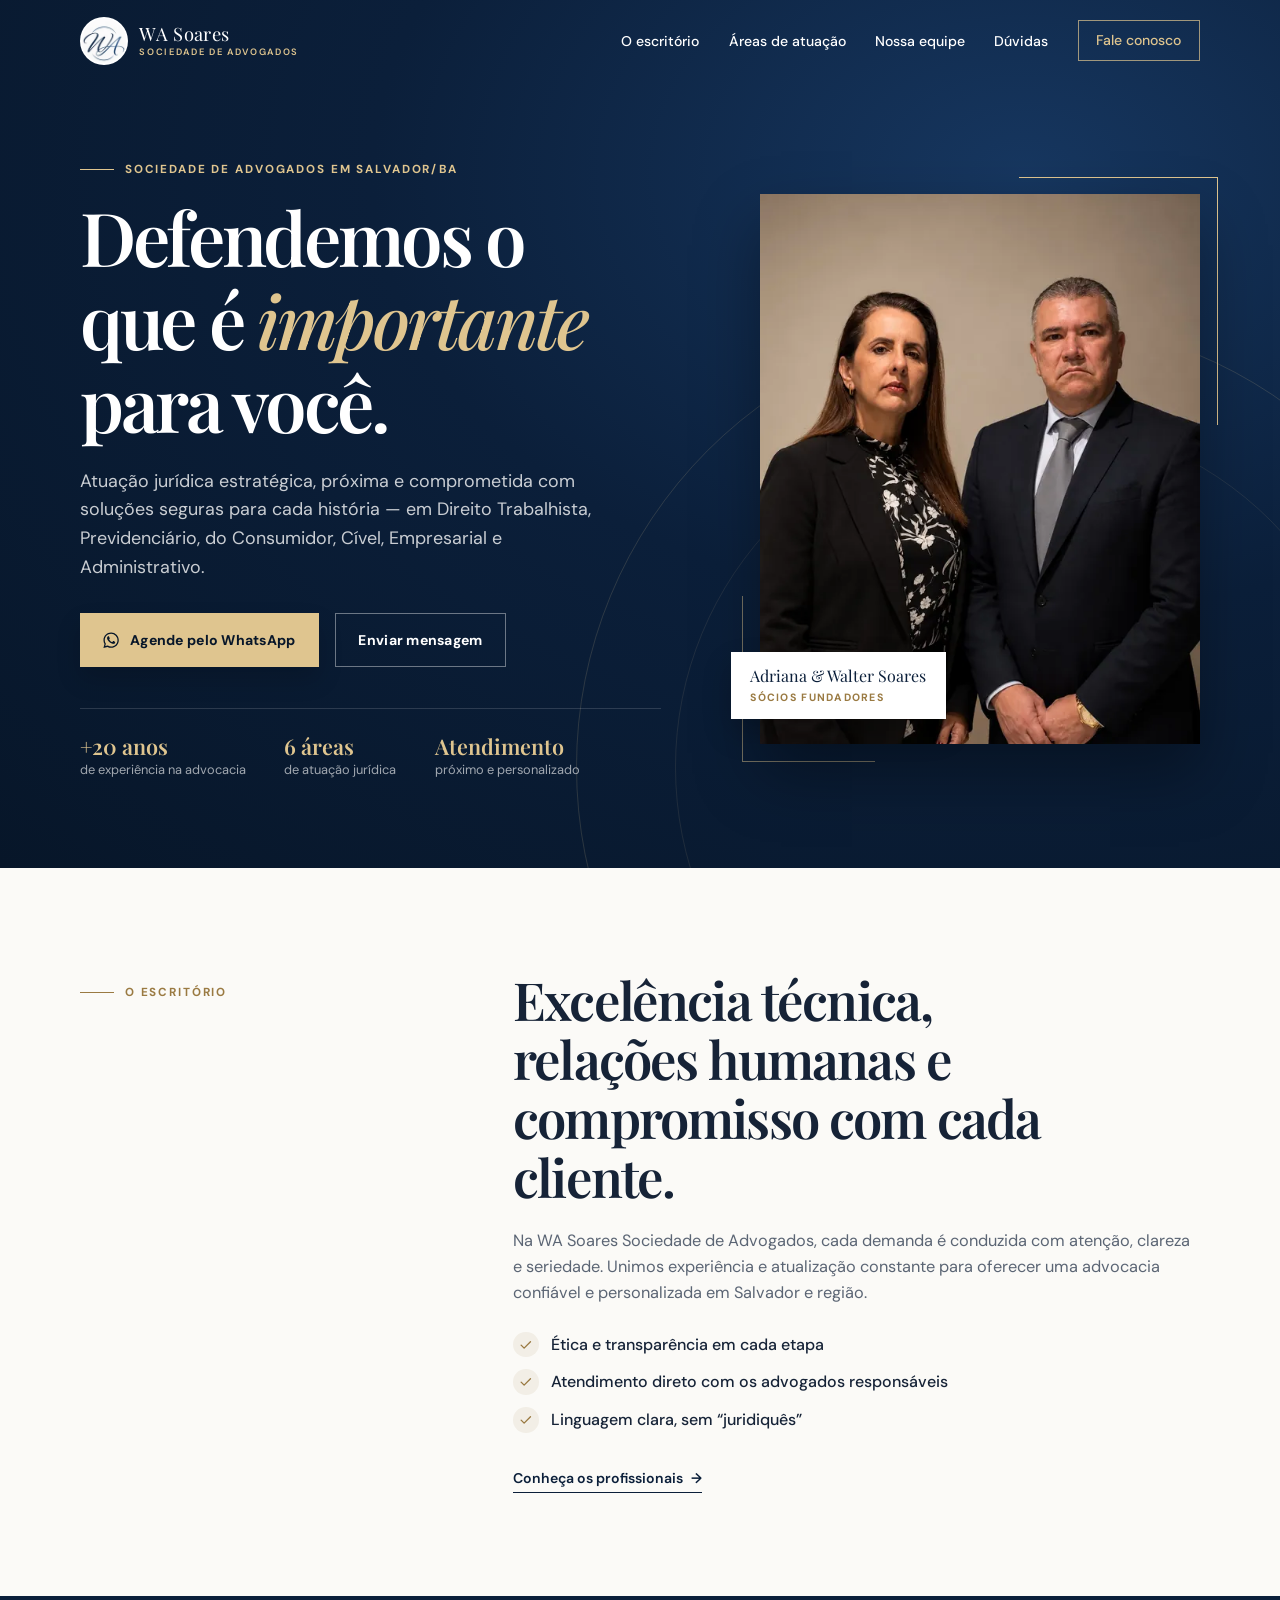
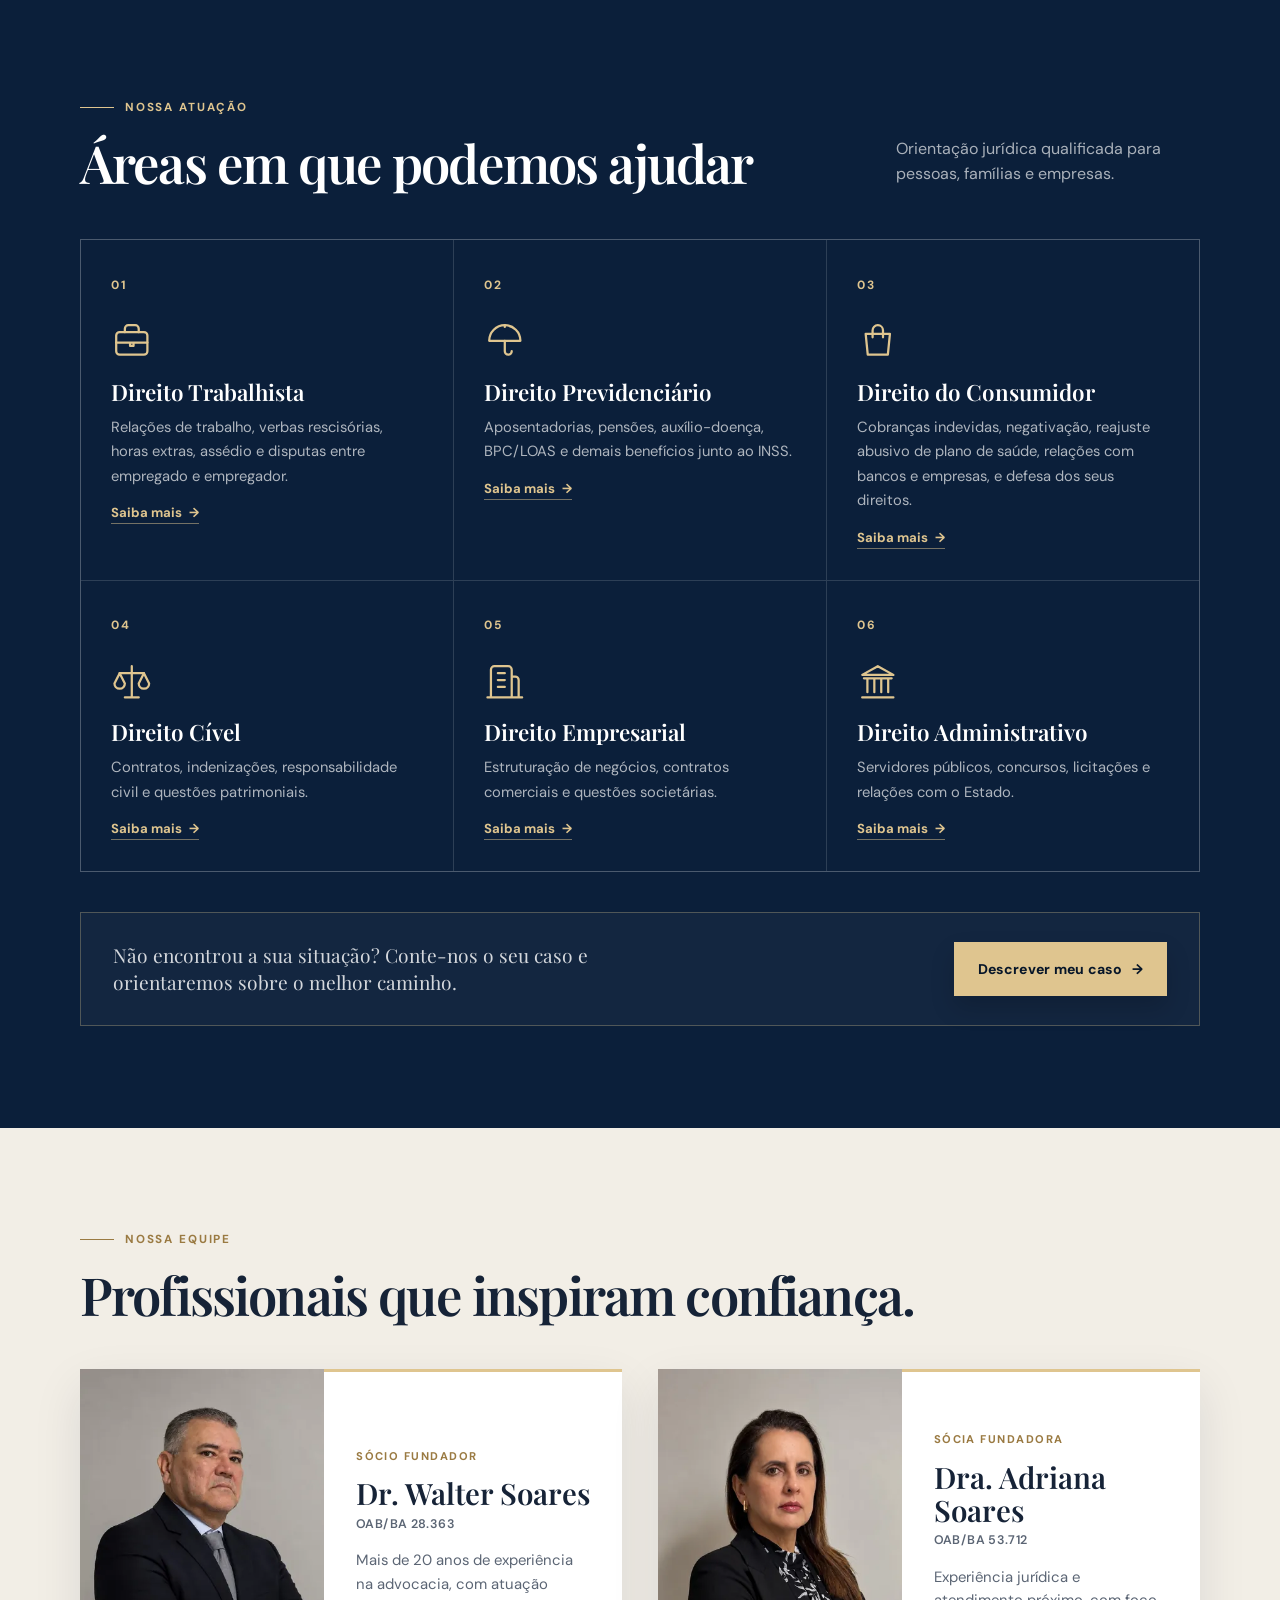
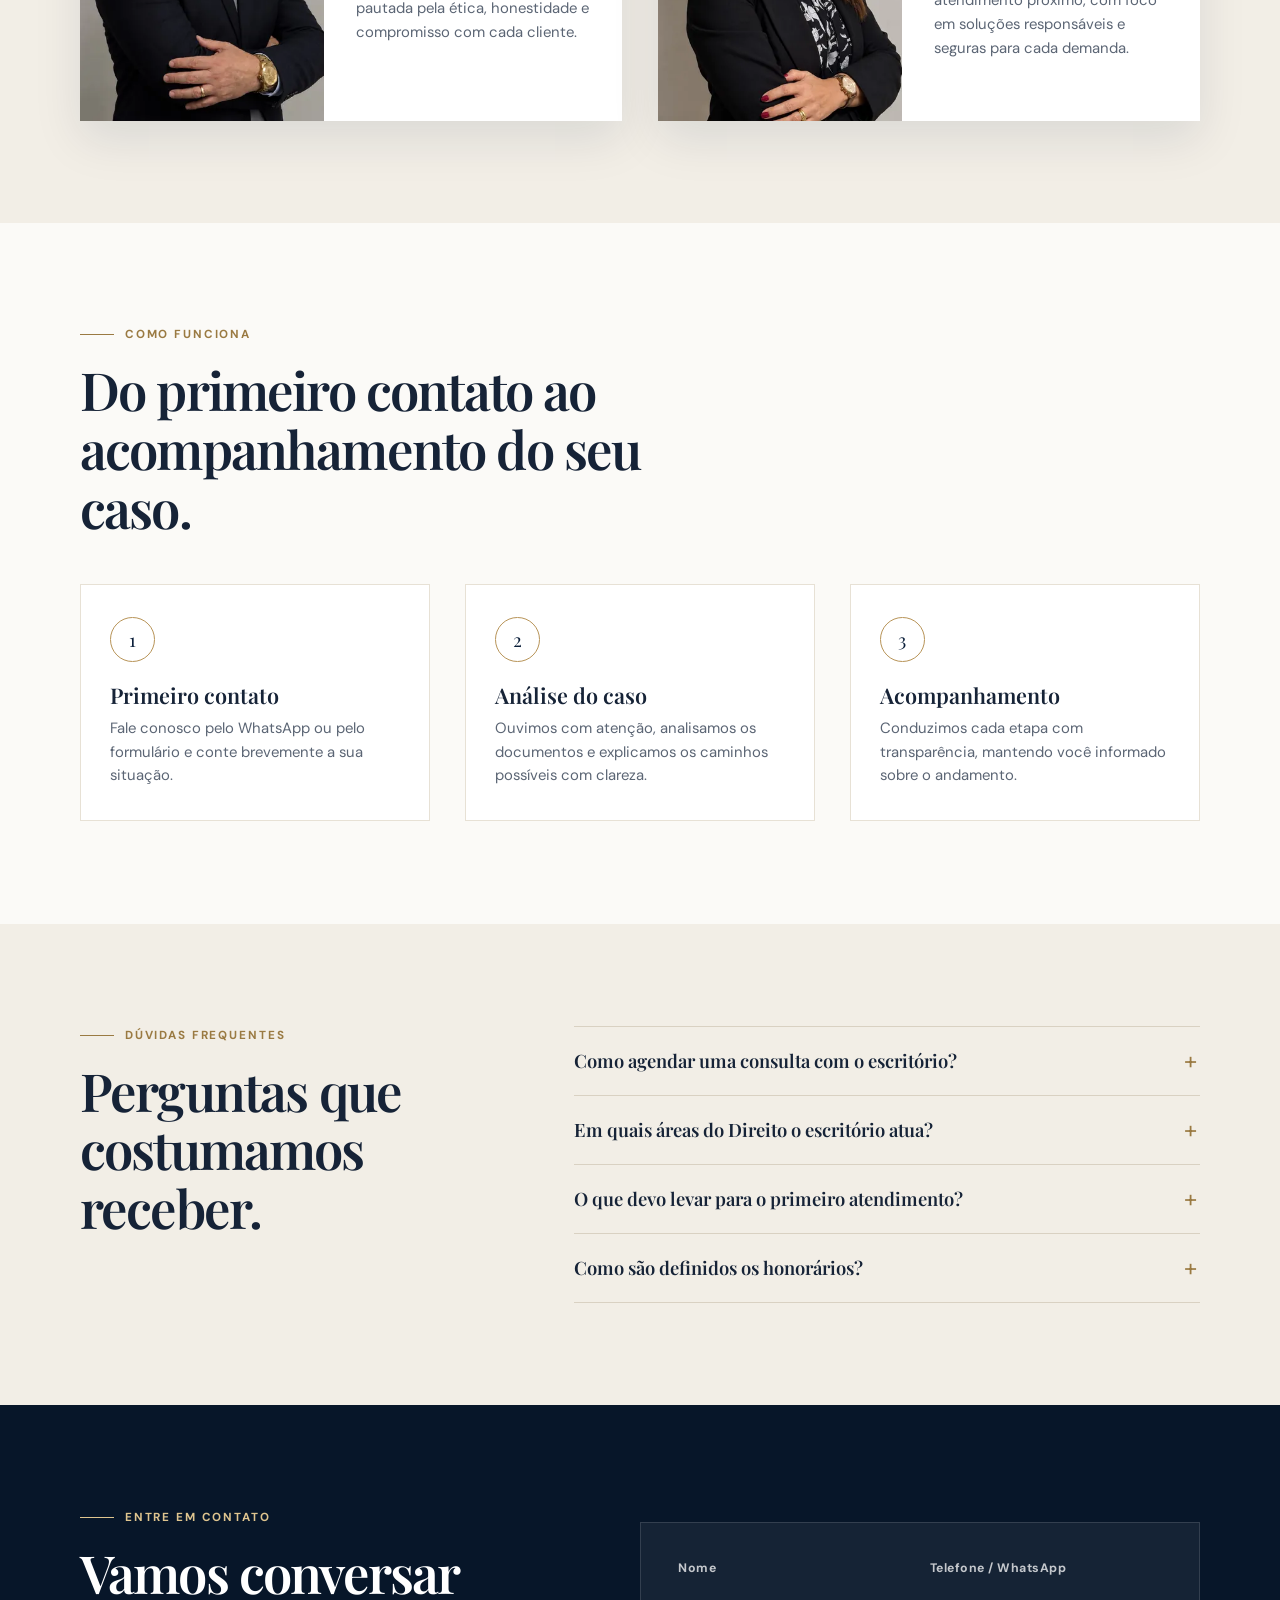
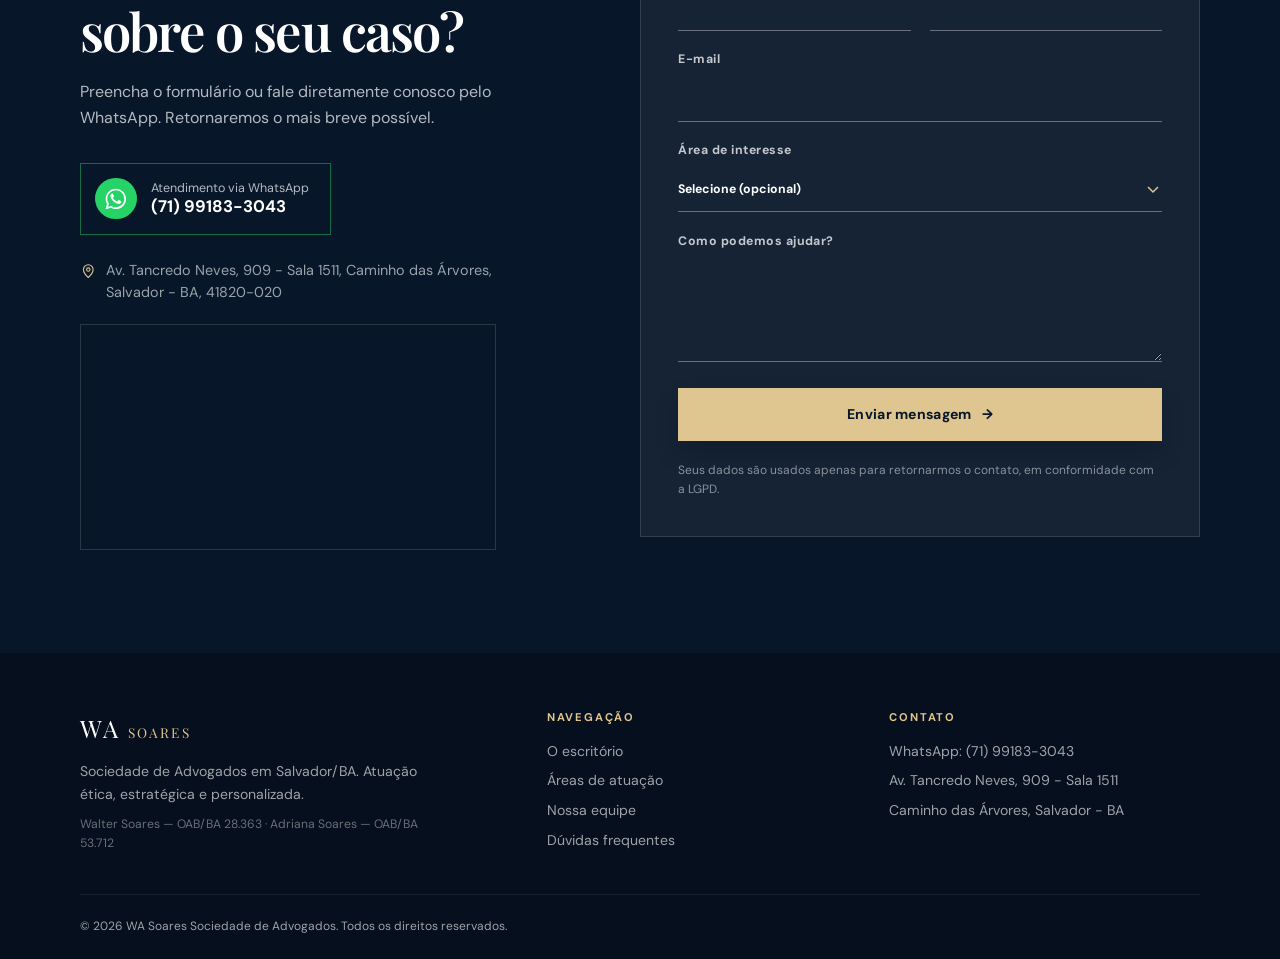
<file: index.html>
<!DOCTYPE html>
<html lang="pt-BR">
<head>
  <meta charset="UTF-8">
  <meta name="viewport" content="width=device-width, initial-scale=1.0">
  <title>Advogados em Salvador/BA | WA Soares Sociedade de Advogados</title>
  <meta name="description" content="Escritório de advocacia em Salvador/BA. Atuação em Direito Trabalhista, Previdenciário, do Consumidor, Cível, Empresarial e Administrativo. Fale com Dr. Walter e Dra. Adriana Soares.">
  <meta name="robots" content="index, follow, max-image-preview:large">
  <meta name="theme-color" content="#0b1f3a">
  <meta name="author" content="WA Soares Sociedade de Advogados">
  <meta name="geo.region" content="BR-BA">
  <meta name="geo.placename" content="Salvador">
  <meta name="geo.position" content="-12.9790005;-38.4577714">
  <meta name="ICBM" content="-12.9790005, -38.4577714">
  <link rel="canonical" href="https://awsadvocacia.adv.br/">

  <meta property="og:type" content="website">
  <meta property="og:locale" content="pt_BR">
  <meta property="og:site_name" content="WA Soares Sociedade de Advogados">
  <meta property="og:url" content="https://awsadvocacia.adv.br/">
  <meta property="og:title" content="WA Soares Sociedade de Advogados | Salvador/BA">
  <meta property="og:description" content="Atuação jurídica estratégica, ética e personalizada em Direito Trabalhista, Previdenciário, do Consumidor, Cível, Empresarial e Administrativo.">
  <meta property="og:image" content="https://awsadvocacia.adv.br/assets/images/site/og-wa-soares.jpg">
  <meta property="og:image:width" content="1200">
  <meta property="og:image:height" content="630">
  <meta property="og:image:alt" content="Dra. Adriana Soares e Dr. Walter Soares, sócios da WA Soares Sociedade de Advogados">
  <meta name="twitter:card" content="summary_large_image">
  <meta name="twitter:title" content="WA Soares Sociedade de Advogados | Salvador/BA">
  <meta name="twitter:description" content="Atuação jurídica estratégica, ética e personalizada em Salvador/BA.">
  <meta name="twitter:image" content="https://awsadvocacia.adv.br/assets/images/site/og-wa-soares.jpg">

  <link rel="icon" type="image/png" sizes="32x32" href="assets/images/site/monograma-32.png">
  <link rel="icon" type="image/png" sizes="192x192" href="assets/images/site/monograma-192.png">
  <link rel="apple-touch-icon" href="assets/images/site/monograma-180.png">

  <link rel="preconnect" href="https://fonts.googleapis.com">
  <link rel="preconnect" href="https://fonts.gstatic.com" crossorigin>
  <link href="https://fonts.googleapis.com/css2?family=DM+Sans:wght@400;500;600;700&family=Playfair+Display:ital,wght@0,500;0,600;0,700;1,500&display=swap" rel="stylesheet">
  <link rel="preload" as="image" type="image/webp" imagesrcset="assets/images/site/adriana-e-walter-soares-advogados-560.webp 560w, assets/images/site/adriana-e-walter-soares-advogados-900.webp 900w" imagesizes="(max-width: 800px) 90vw, 440px">
  <link rel="stylesheet" href="style.css">

  <script type="application/ld+json">
  {
    "@context": "https://schema.org",
    "@graph": [
      {
        "@type": "LegalService",
        "@id": "https://awsadvocacia.adv.br/#escritorio",
        "name": "WA Soares Sociedade de Advogados",
        "url": "https://awsadvocacia.adv.br/",
        "logo": "https://awsadvocacia.adv.br/assets/images/site/logo-wa-soares-512.png",
        "image": "https://awsadvocacia.adv.br/assets/images/site/og-wa-soares.jpg",
        "description": "Escritório de advocacia em Salvador/BA com atuação em Direito Trabalhista, Previdenciário, do Consumidor, Cível, Empresarial e Administrativo.",
        "telephone": "+55-71-99183-3043",
        "address": {
          "@type": "PostalAddress",
          "streetAddress": "Av. Tancredo Neves, 909 - Sala 1511, Caminho das Árvores",
          "addressLocality": "Salvador",
          "addressRegion": "BA",
          "postalCode": "41820-020",
          "addressCountry": "BR"
        },
        "geo": { "@type": "GeoCoordinates", "latitude": -12.9790005, "longitude": -38.4577714 },
        "hasMap": "https://www.google.com/maps?q=Av.+Tancredo+Neves,+909,+Caminho+das+%C3%81rvores,+Salvador+-+BA,+41820-020",
        "areaServed": { "@type": "City", "name": "Salvador" },
        "knowsAbout": ["Direito Trabalhista", "Direito Previdenciário", "Direito do Consumidor", "Direito Cível", "Direito Empresarial", "Direito Administrativo"],
        "founder": [{ "@id": "https://awsadvocacia.adv.br/#walter-soares" }, { "@id": "https://awsadvocacia.adv.br/#adriana-soares" }]
      },
      {
        "@type": "Person",
        "@id": "https://awsadvocacia.adv.br/#walter-soares",
        "name": "Walter Soares",
        "jobTitle": "Advogado, sócio fundador",
        "image": "https://awsadvocacia.adv.br/assets/images/site/walter-soares-advogado-720.jpg",
        "identifier": "OAB/BA 28.363",
        "worksFor": { "@id": "https://awsadvocacia.adv.br/#escritorio" }
      },
      {
        "@type": "Person",
        "@id": "https://awsadvocacia.adv.br/#adriana-soares",
        "name": "Adriana Soares",
        "jobTitle": "Advogada, sócia fundadora",
        "image": "https://awsadvocacia.adv.br/assets/images/site/adriana-soares-advogada-720.jpg",
        "identifier": "OAB/BA 53.712",
        "worksFor": { "@id": "https://awsadvocacia.adv.br/#escritorio" }
      },
      {
        "@type": "FAQPage",
        "mainEntity": [
          {
            "@type": "Question",
            "name": "Como agendar uma consulta com o escritório?",
            "acceptedAnswer": { "@type": "Answer", "text": "Você pode falar conosco pelo WhatsApp (71) 99183-3043 ou preencher o formulário de contato do site. Retornamos para entender a sua situação e combinar o melhor horário para o atendimento." }
          },
          {
            "@type": "Question",
            "name": "Em quais áreas do Direito o escritório atua?",
            "acceptedAnswer": { "@type": "Answer", "text": "Atuamos em Direito Trabalhista, Previdenciário, do Consumidor, Cível, Empresarial e Administrativo, atendendo pessoas, famílias e empresas." }
          },
          {
            "@type": "Question",
            "name": "O que devo levar para o primeiro atendimento?",
            "acceptedAnswer": { "@type": "Answer", "text": "Leve um documento de identificação com foto e todos os documentos relacionados ao seu caso, como contratos, comprovantes, carteira de trabalho, extratos, notificações ou correspondências recebidas." }
          },
          {
            "@type": "Question",
            "name": "Como são definidos os honorários?",
            "acceptedAnswer": { "@type": "Answer", "text": "Os honorários são definidos após a análise do caso, considerando sua complexidade e observando a Tabela de Honorários da OAB/BA. Todas as condições são apresentadas com transparência antes da contratação." }
          }
        ]
      }
    ]
  }
  </script>
</head>
<body>
  <a class="skip-link" href="#conteudo">Pular para o conteúdo</a>
  <header class="site-header" id="topo">
    <nav class="nav container" aria-label="Navegação principal">
      <a class="brand" href="#topo" aria-label="WA Soares Sociedade de Advogados — início">
        <picture><source srcset="assets/images/site/monograma-96.webp" type="image/webp"><img src="assets/images/site/monograma-96.png" alt="" width="48" height="48"></picture>
        <span class="brand-name">WA Soares<small>Sociedade de Advogados</small></span>
      </a>
      <button class="menu-toggle" id="menu-toggle" type="button" aria-expanded="false" aria-controls="menu" aria-label="Abrir menu"><span></span><span></span><span></span></button>
      <ul class="menu" id="menu">
        <li><a href="#escritorio">O escritório</a></li>
        <li><a href="#areas">Áreas de atuação</a></li>
        <li><a href="#equipe">Nossa equipe</a></li>
        <li><a href="#duvidas">Dúvidas</a></li>
        <li><a class="nav-contact" href="#contato">Fale conosco</a></li>
      </ul>
    </nav>
  </header>

  <main id="conteudo">
    <section class="hero" aria-labelledby="hero-title">
      <div class="hero-shape" aria-hidden="true"></div>
      <div class="container hero-grid">
        <div class="hero-content">
          <p class="eyebrow">Sociedade de Advogados em Salvador/BA</p>
          <h1 id="hero-title">Defendemos o que é <em>importante</em> para você.</h1>
          <p class="hero-text">Atuação jurídica estratégica, próxima e comprometida com soluções seguras para cada história — em Direito Trabalhista, Previdenciário, do Consumidor, Cível, Empresarial e Administrativo.</p>
          <div class="hero-actions">
            <a class="button button-primary" href="https://wa.me/5571991833043?text=Ol%C3%A1!%20Vim%20pelo%20site%20da%20WA%20Soares%20e%20gostaria%20de%20agendar%20uma%20consulta." target="_blank" rel="noopener" data-cta="hero-whatsapp">
              <svg class="icon" aria-hidden="true"><use href="#i-whatsapp"></use></svg> Agende pelo WhatsApp
            </a>
            <a class="button button-ghost" href="#contato">Enviar mensagem</a>
          </div>
          <ul class="hero-trust" aria-label="Diferenciais">
            <li><strong>+20 anos</strong><span>de experiência na advocacia</span></li>
            <li><strong>6 áreas</strong><span>de atuação jurídica</span></li>
            <li><strong>Atendimento</strong><span>próximo e personalizado</span></li>
          </ul>
        </div>
        <figure class="hero-portrait">
          <div class="portrait-frame">
            <picture>
              <source type="image/webp" srcset="assets/images/site/adriana-e-walter-soares-advogados-560.webp 560w, assets/images/site/adriana-e-walter-soares-advogados-900.webp 900w" sizes="(max-width: 800px) 90vw, 440px">
              <img src="assets/images/site/adriana-e-walter-soares-advogados-900.jpg" srcset="assets/images/site/adriana-e-walter-soares-advogados-560.jpg 560w, assets/images/site/adriana-e-walter-soares-advogados-900.jpg 900w" sizes="(max-width: 800px) 90vw, 440px" width="900" height="1200" alt="Dra. Adriana Soares e Dr. Walter Soares, advogados sócios da WA Soares em Salvador" fetchpriority="high">
            </picture>
          </div>
          <figcaption class="portrait-caption">Adriana &amp; Walter Soares<span>Sócios fundadores</span></figcaption>
        </figure>
      </div>
    </section>

    <section class="intro section" id="escritorio" aria-labelledby="escritorio-title">
      <div class="container intro-grid">
        <p class="eyebrow">O escritório</p>
        <div>
          <h2 id="escritorio-title">Excelência técnica, relações humanas e compromisso com cada cliente.</h2>
          <p>Na WA Soares Sociedade de Advogados, cada demanda é conduzida com atenção, clareza e seriedade. Unimos experiência e atualização constante para oferecer uma advocacia confiável e personalizada em Salvador e região.</p>
          <ul class="values">
            <li><svg class="icon" aria-hidden="true"><use href="#i-check"></use></svg>Ética e transparência em cada etapa</li>
            <li><svg class="icon" aria-hidden="true"><use href="#i-check"></use></svg>Atendimento direto com os advogados responsáveis</li>
            <li><svg class="icon" aria-hidden="true"><use href="#i-check"></use></svg>Linguagem clara, sem “juridiquês”</li>
          </ul>
          <a class="text-link dark-link" href="#equipe">Conheça os profissionais <span aria-hidden="true">→</span></a>
        </div>
      </div>
    </section>

    <section class="practice section" id="areas" aria-labelledby="areas-title">
      <div class="container">
        <div class="section-heading">
          <div><p class="eyebrow">Nossa atuação</p><h2 id="areas-title">Áreas em que podemos ajudar</h2></div>
          <p>Orientação jurídica qualificada para pessoas, famílias e empresas.</p>
        </div>
        <div class="areas-grid">
          <article class="area-card"><span class="area-number">01</span><svg class="area-icon" viewBox="0 0 24 24" aria-hidden="true"><rect x="3" y="7" width="18" height="13" rx="2"/><path d="M8 7V5a2 2 0 0 1 2-2h4a2 2 0 0 1 2 2v2M3 13h18M11 13v2h2v-2"/></svg><h3>Direito Trabalhista</h3><p>Relações de trabalho, verbas rescisórias, horas extras, assédio e disputas entre empregado e empregador.</p><a class="area-link" href="advogado-trabalhista-salvador/">Saiba mais <span aria-hidden="true">→</span></a></article>
          <article class="area-card"><span class="area-number">02</span><svg class="area-icon" viewBox="0 0 24 24" aria-hidden="true"><path d="M12 3a9 9 0 0 1 9 9H3a9 9 0 0 1 9-9Z"/><path d="M12 3v1M12 12v6a2 2 0 0 0 4 0"/></svg><h3>Direito Previdenciário</h3><p>Aposentadorias, pensões, auxílio-doença, BPC/LOAS e demais benefícios junto ao INSS.</p><a class="area-link" href="advogado-previdenciario-salvador/">Saiba mais <span aria-hidden="true">→</span></a></article>
          <article class="area-card"><span class="area-number">03</span><svg class="area-icon" viewBox="0 0 24 24" aria-hidden="true"><path d="M5 8h14l-1.2 12H6.2L5 8Z"/><path d="M9 10V6a3 3 0 0 1 6 0v4"/></svg><h3>Direito do Consumidor</h3><p>Cobranças indevidas, negativação, reajuste abusivo de plano de saúde, relações com bancos e empresas, e defesa dos seus direitos.</p><a class="area-link" href="advogado-direito-do-consumidor-salvador/">Saiba mais <span aria-hidden="true">→</span></a></article>
          <article class="area-card"><span class="area-number">04</span><svg class="area-icon" viewBox="0 0 24 24" aria-hidden="true"><path d="M12 3v18M8 21h8M5 7h14M12 5v2"/><path d="M5 7l-3 6a3 3 0 0 0 6 0L5 7ZM19 7l-3 6a3 3 0 0 0 6 0l-3-6Z"/></svg><h3>Direito Cível</h3><p>Contratos, indenizações, responsabilidade civil e questões patrimoniais.</p><a class="area-link" href="advogado-civil-salvador/">Saiba mais <span aria-hidden="true">→</span></a></article>
          <article class="area-card"><span class="area-number">05</span><svg class="area-icon" viewBox="0 0 24 24" aria-hidden="true"><path d="M4 21V5a2 2 0 0 1 2-2h8a2 2 0 0 1 2 2v16M16 9h2a2 2 0 0 1 2 2v10M2 21h20M8 7h4M8 11h4M8 15h4"/></svg><h3>Direito Empresarial</h3><p>Estruturação de negócios, contratos comerciais e questões societárias.</p><a class="area-link" href="advogado-empresarial-salvador/">Saiba mais <span aria-hidden="true">→</span></a></article>
          <article class="area-card"><span class="area-number">06</span><svg class="area-icon" viewBox="0 0 24 24" aria-hidden="true"><path d="M3 21h18M4 10h16M12 3l9 5H3l9-5ZM6 10v8M10 10v8M14 10v8M18 10v8"/></svg><h3>Direito Administrativo</h3><p>Servidores públicos, concursos, licitações e relações com o Estado.</p><a class="area-link" href="advogado-administrativo-salvador/">Saiba mais <span aria-hidden="true">→</span></a></article>
        </div>
        <div class="areas-cta">
          <p>Não encontrou a sua situação? Conte-nos o seu caso e orientaremos sobre o melhor caminho.</p>
          <a class="button button-primary" href="#contato">Descrever meu caso <span aria-hidden="true">→</span></a>
        </div>
      </div>
    </section>

    <section class="team section" id="equipe" aria-labelledby="equipe-title">
      <div class="container">
        <div class="team-heading"><p class="eyebrow">Nossa equipe</p><h2 id="equipe-title">Profissionais que inspiram confiança.</h2></div>
        <div class="team-grid">
          <article class="professional">
            <div class="professional-image">
              <picture>
                <source type="image/webp" srcset="assets/images/site/walter-soares-advogado-420.webp 420w, assets/images/site/walter-soares-advogado-720.webp 720w" sizes="(max-width: 540px) 92vw, (max-width: 800px) 45vw, 240px">
                <img src="assets/images/site/walter-soares-advogado-720.jpg" srcset="assets/images/site/walter-soares-advogado-420.jpg 420w, assets/images/site/walter-soares-advogado-720.jpg 720w" sizes="(max-width: 540px) 92vw, (max-width: 800px) 45vw, 240px" width="720" height="960" alt="Dr. Walter Soares, advogado e sócio fundador da WA Soares" loading="lazy" decoding="async">
              </picture>
            </div>
            <div class="professional-content">
              <p class="role">Sócio fundador</p>
              <h3>Dr. Walter Soares</h3>
              <p class="oab">OAB/BA 28.363</p>
              <p>Mais de 20 anos de experiência na advocacia, com atuação pautada pela ética, honestidade e compromisso com cada cliente.</p>
            </div>
          </article>
          <article class="professional">
            <div class="professional-image">
              <picture>
                <source type="image/webp" srcset="assets/images/site/adriana-soares-advogada-420.webp 420w, assets/images/site/adriana-soares-advogada-720.webp 720w" sizes="(max-width: 540px) 92vw, (max-width: 800px) 45vw, 240px">
                <img src="assets/images/site/adriana-soares-advogada-720.jpg" srcset="assets/images/site/adriana-soares-advogada-420.jpg 420w, assets/images/site/adriana-soares-advogada-720.jpg 720w" sizes="(max-width: 540px) 92vw, (max-width: 800px) 45vw, 240px" width="720" height="960" alt="Dra. Adriana Soares, advogada e sócia fundadora da WA Soares" loading="lazy" decoding="async">
              </picture>
            </div>
            <div class="professional-content">
              <p class="role">Sócia fundadora</p>
              <h3>Dra. Adriana Soares</h3>
              <p class="oab">OAB/BA 53.712</p>
              <p>Experiência jurídica e atendimento próximo, com foco em soluções responsáveis e seguras para cada demanda.</p>
            </div>
          </article>
        </div>
      </div>
    </section>

    <section class="steps section" aria-labelledby="steps-title">
      <div class="container">
        <div class="steps-heading"><p class="eyebrow">Como funciona</p><h2 id="steps-title">Do primeiro contato ao acompanhamento do seu caso.</h2></div>
        <ol class="steps-grid">
          <li><span class="step-number">1</span><h3>Primeiro contato</h3><p>Fale conosco pelo WhatsApp ou pelo formulário e conte brevemente a sua situação.</p></li>
          <li><span class="step-number">2</span><h3>Análise do caso</h3><p>Ouvimos com atenção, analisamos os documentos e explicamos os caminhos possíveis com clareza.</p></li>
          <li><span class="step-number">3</span><h3>Acompanhamento</h3><p>Conduzimos cada etapa com transparência, mantendo você informado sobre o andamento.</p></li>
        </ol>
      </div>
    </section>

    <section class="faq section" id="duvidas" aria-labelledby="faq-title">
      <div class="container faq-grid">
        <div><p class="eyebrow">Dúvidas frequentes</p><h2 id="faq-title">Perguntas que costumamos receber.</h2></div>
        <div class="faq-list">
          <details><summary>Como agendar uma consulta com o escritório?</summary><p>Você pode falar conosco pelo WhatsApp <a href="https://wa.me/5571991833043" target="_blank" rel="noopener">(71) 99183-3043</a> ou preencher o <a href="#contato">formulário de contato</a>. Retornamos para entender a sua situação e combinar o melhor horário para o atendimento.</p></details>
          <details><summary>Em quais áreas do Direito o escritório atua?</summary><p>Atuamos em Direito Trabalhista, Previdenciário, do Consumidor, Cível, Empresarial e Administrativo, atendendo pessoas, famílias e empresas.</p></details>
          <details><summary>O que devo levar para o primeiro atendimento?</summary><p>Leve um documento de identificação com foto e todos os documentos relacionados ao seu caso, como contratos, comprovantes, carteira de trabalho, extratos, notificações ou correspondências recebidas.</p></details>
          <details><summary>Como são definidos os honorários?</summary><p>Os honorários são definidos após a análise do caso, considerando sua complexidade e observando a Tabela de Honorários da OAB/BA. Todas as condições são apresentadas com transparência antes da contratação.</p></details>
        </div>
      </div>
    </section>

    <section class="contact section" id="contato" aria-labelledby="contato-title">
      <div class="container contact-grid">
        <div class="contact-copy">
          <p class="eyebrow">Entre em contato</p>
          <h2 id="contato-title">Vamos conversar sobre o seu caso?</h2>
          <p>Preencha o formulário ou fale diretamente conosco pelo WhatsApp. Retornaremos o mais breve possível.</p>
          <a class="whatsapp-link" href="https://wa.me/5571991833043?text=Ol%C3%A1!%20Vim%20pelo%20site%20da%20WA%20Soares%20e%20gostaria%20de%20saber%20mais%20sobre%20os%20servi%C3%A7os." target="_blank" rel="noopener" data-cta="contact-whatsapp">
            <span><svg class="icon" aria-hidden="true"><use href="#i-whatsapp"></use></svg></span>
            <span class="whatsapp-text">Atendimento via WhatsApp<strong>(71) 99183-3043</strong></span>
          </a>
          <p class="contact-location"><svg class="icon" aria-hidden="true"><use href="#i-pin"></use></svg>Av. Tancredo Neves, 909 - Sala 1511, Caminho das Árvores, Salvador - BA, 41820-020</p>
          <div class="contact-map">
            <iframe src="https://www.google.com/maps?q=Av.+Tancredo+Neves,+909+-+Sala+1511,+Caminho+das+%C3%81rvores,+Salvador+-+BA,+41820-020&output=embed" title="Localização da WA Soares Sociedade de Advogados no Google Maps" loading="lazy" referrerpolicy="no-referrer-when-downgrade"></iframe>
          </div>
        </div>
        <form id="contact-form" action="https://formspree.io/f/xjgpwoqq" method="POST">
          <input type="hidden" name="_subject" value="Novo contato pelo site — WA Soares">
          <label>Nome<input type="text" name="nome" autocomplete="name" required></label>
          <label>Telefone / WhatsApp<input type="tel" name="telefone" autocomplete="tel" inputmode="tel" required></label>
          <label class="full">E-mail<input type="email" name="email" autocomplete="email" required></label>
          <label class="full">Área de interesse
            <select name="area">
              <option value="">Selecione (opcional)</option>
              <option>Direito Trabalhista</option>
              <option>Direito Previdenciário</option>
              <option>Direito do Consumidor</option>
              <option>Direito Cível</option>
              <option>Direito Empresarial</option>
              <option>Direito Administrativo</option>
              <option>Outro / Não sei</option>
            </select>
          </label>
          <label class="full">Como podemos ajudar?<textarea name="mensagem" rows="4" required></textarea></label>
          <input type="text" name="_gotcha" class="visually-hidden" tabindex="-1" autocomplete="off" aria-hidden="true">
          <button class="button button-primary full" type="submit">Enviar mensagem <span aria-hidden="true">→</span></button>
          <p class="form-note full">Seus dados são usados apenas para retornarmos o contato, em conformidade com a LGPD.</p>
          <p class="form-status full" id="form-status" role="status" aria-live="polite"></p>
        </form>
      </div>
    </section>
  </main>

  <footer>
    <div class="container footer-grid">
      <div class="footer-about">
        <a class="footer-brand" href="#topo">WA <span>SOARES</span></a>
        <p>Sociedade de Advogados em Salvador/BA. Atuação ética, estratégica e personalizada.</p>
        <p class="footer-oab">Walter Soares — OAB/BA 28.363 · Adriana Soares — OAB/BA 53.712</p>
      </div>
      <nav aria-label="Rodapé">
        <p class="footer-title">Navegação</p>
        <ul>
          <li><a href="#escritorio">O escritório</a></li>
          <li><a href="#areas">Áreas de atuação</a></li>
          <li><a href="#equipe">Nossa equipe</a></li>
          <li><a href="#duvidas">Dúvidas frequentes</a></li>
        </ul>
      </nav>
      <div>
        <p class="footer-title">Contato</p>
        <ul>
          <li><a href="https://wa.me/5571991833043" target="_blank" rel="noopener">WhatsApp: (71) 99183-3043</a></li>
          <li>Av. Tancredo Neves, 909 - Sala 1511</li>
          <li>Caminho das Árvores, Salvador - BA</li>
        </ul>
      </div>
    </div>
    <div class="container footer-bottom"><p>© <span id="year">2026</span> WA Soares Sociedade de Advogados. Todos os direitos reservados.</p></div>
  </footer>

  <a class="whatsapp-float" href="https://wa.me/5571991833043?text=Ol%C3%A1!%20Vim%20pelo%20site%20da%20WA%20Soares%20e%20gostaria%20de%20agendar%20uma%20consulta." target="_blank" rel="noopener" aria-label="Fale conosco pelo WhatsApp" data-cta="float-whatsapp">
    <svg class="icon" aria-hidden="true"><use href="#i-whatsapp"></use></svg>
  </a>

  <svg width="0" height="0" style="position:absolute" aria-hidden="true">
    <symbol id="i-whatsapp" viewBox="0 0 24 24"><path fill="currentColor" d="M17.47 14.38c-.3-.15-1.76-.87-2.03-.97-.27-.1-.47-.15-.67.15-.2.3-.77.97-.94 1.17-.17.2-.35.22-.64.07-.3-.15-1.26-.46-2.39-1.47-.88-.79-1.48-1.76-1.65-2.06-.17-.3-.02-.46.13-.61.13-.13.3-.35.45-.52.15-.17.2-.3.3-.5.1-.2.05-.37-.02-.52-.08-.15-.67-1.61-.92-2.21-.24-.58-.49-.5-.67-.51h-.57c-.2 0-.52.07-.79.37-.27.3-1.04 1.02-1.04 2.48s1.07 2.88 1.21 3.08c.15.2 2.1 3.2 5.08 4.49.71.31 1.26.49 1.69.63.71.23 1.36.2 1.87.12.57-.08 1.76-.72 2.01-1.41.25-.7.25-1.29.17-1.41-.07-.13-.27-.2-.57-.35M12.05 21.5h-.01a9.4 9.4 0 0 1-4.8-1.31l-.34-.2-3.57.93.95-3.48-.22-.36a9.4 9.4 0 0 1-1.44-5.02c0-5.2 4.23-9.43 9.44-9.43a9.37 9.37 0 0 1 6.67 2.77 9.37 9.37 0 0 1 2.76 6.67c0 5.2-4.24 9.43-9.44 9.43m8.03-17.46A11.3 11.3 0 0 0 12.05.72C5.8.72.7 5.8.7 12.06c0 2 .52 3.95 1.52 5.67L.6 23.64l6.04-1.58a11.3 11.3 0 0 0 5.4 1.38h.01c6.25 0 11.34-5.09 11.34-11.34 0-3.03-1.18-5.88-3.32-8.02"/></symbol>
    <symbol id="i-check" viewBox="0 0 24 24"><path fill="none" stroke="currentColor" stroke-width="2" stroke-linecap="round" stroke-linejoin="round" d="M5 12.5l4.5 4.5L19 7.5"/></symbol>
    <symbol id="i-pin" viewBox="0 0 24 24"><path fill="none" stroke="currentColor" stroke-width="1.6" stroke-linecap="round" stroke-linejoin="round" d="M12 21s-7-6.1-7-11.5a7 7 0 0 1 14 0C19 14.9 12 21 12 21Z"/><circle cx="12" cy="9.5" r="2.5" fill="none" stroke="currentColor" stroke-width="1.6"/></symbol>
  </svg>

  <script src="script.js" defer></script>
</body>
</html>
</file>
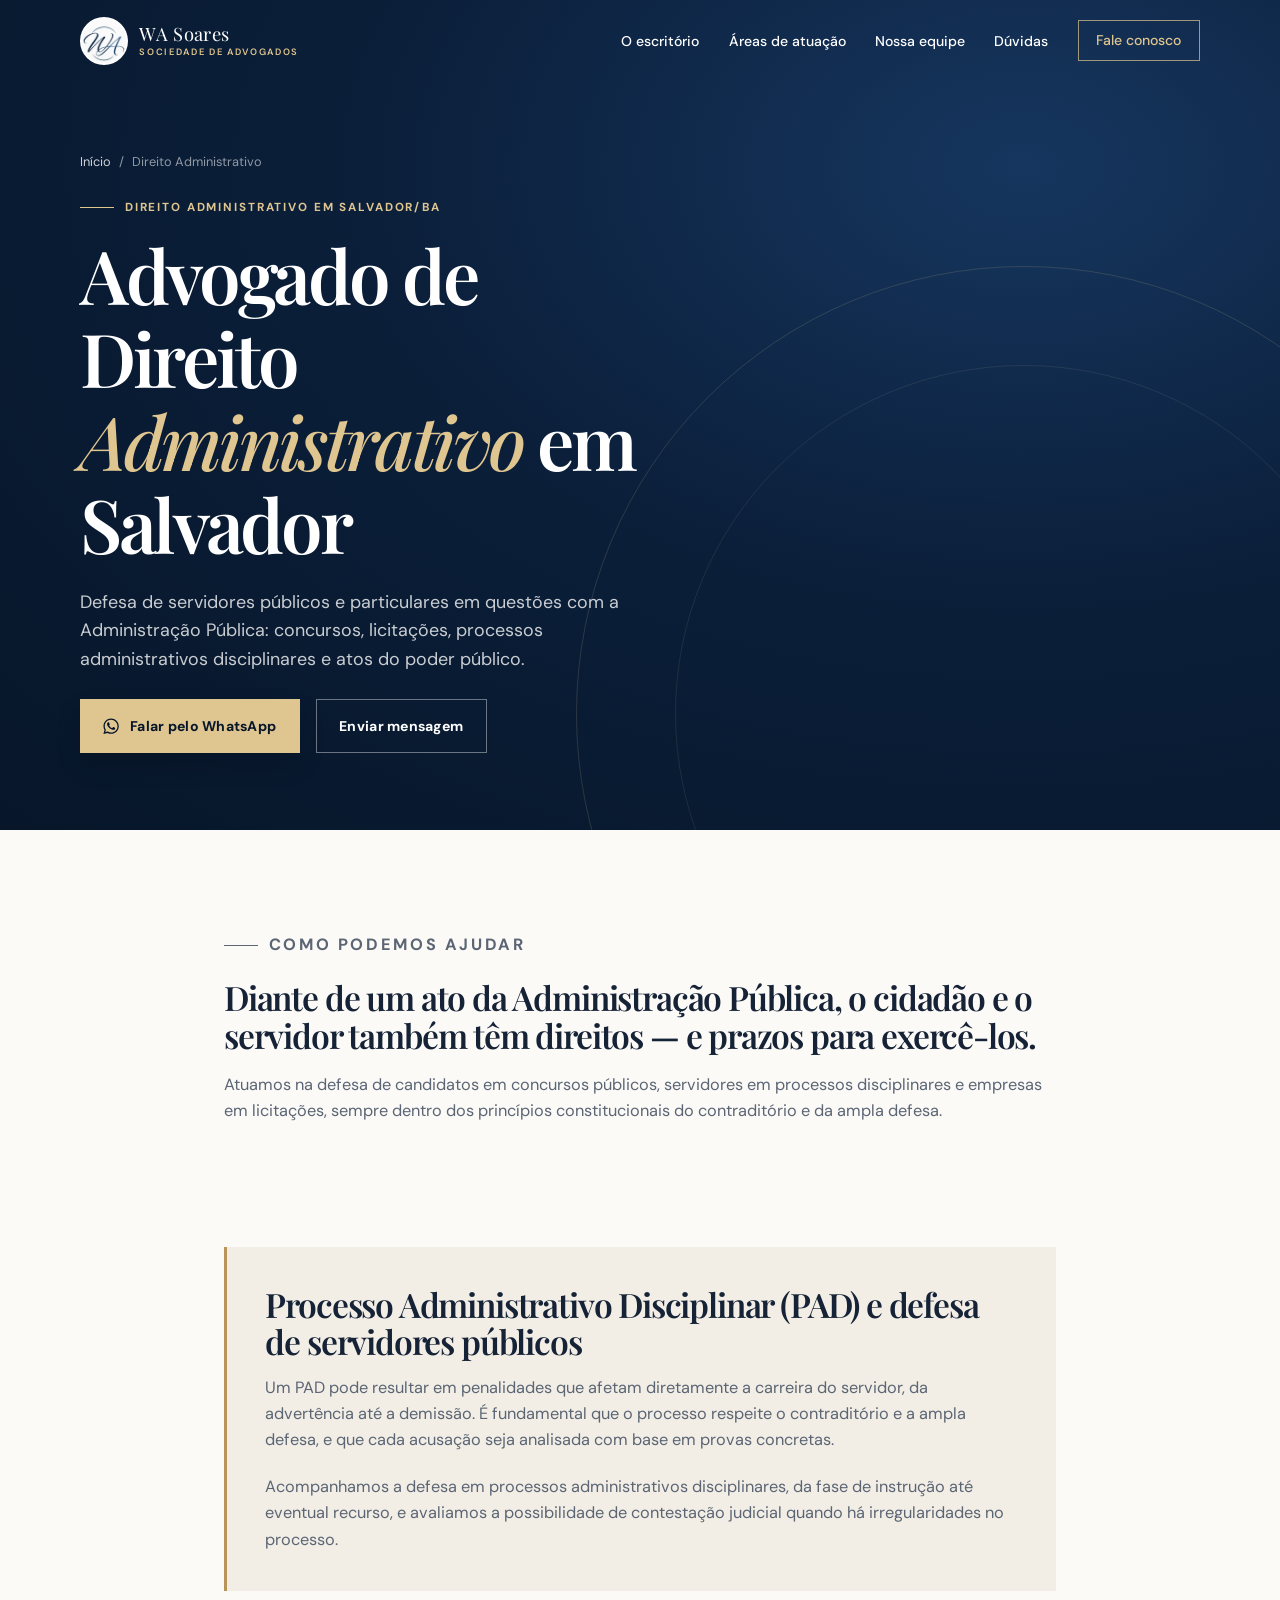
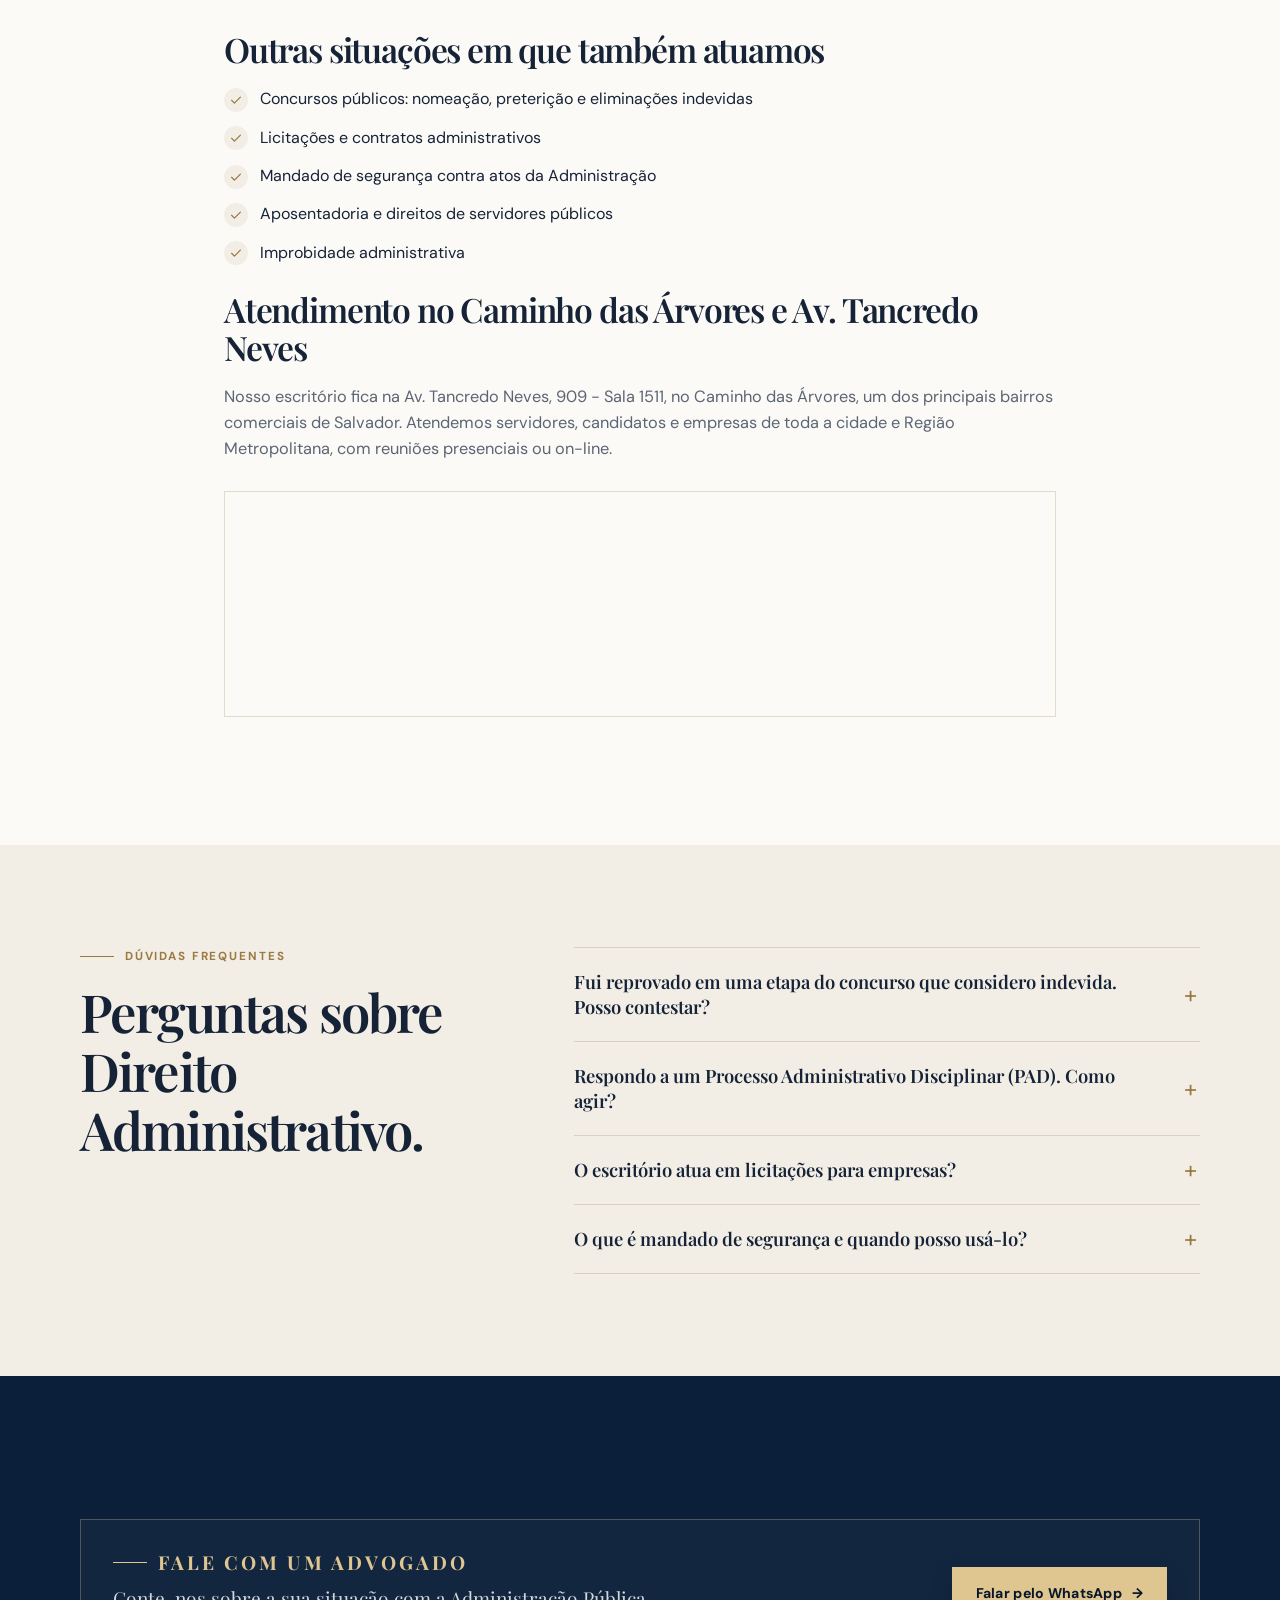
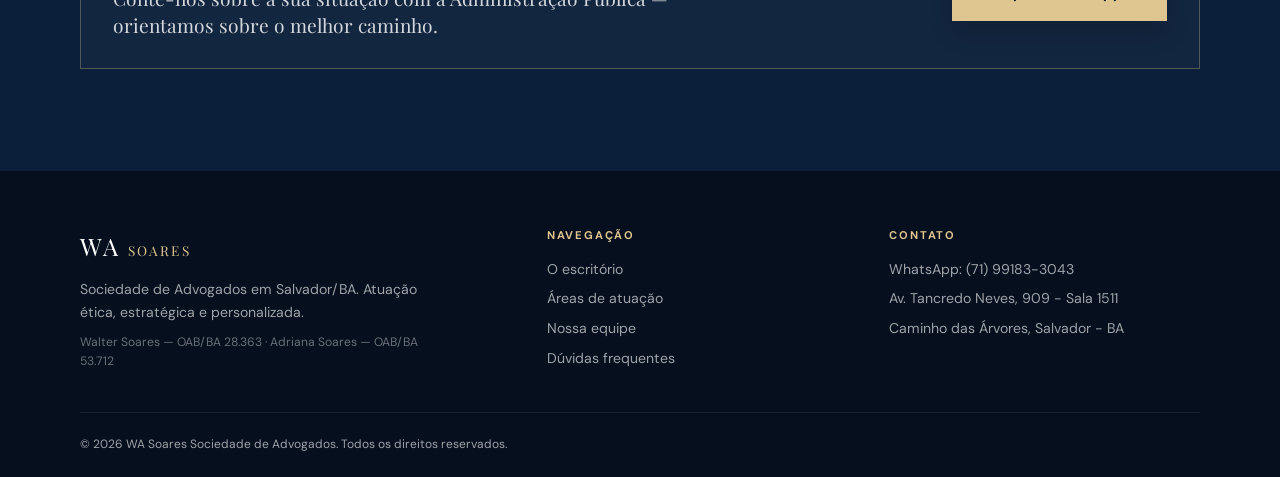
<file: advogado-administrativo-salvador/index.html>
<!DOCTYPE html>
<html lang="pt-BR">
<head>
  <meta charset="UTF-8">
  <meta name="viewport" content="width=device-width, initial-scale=1.0">
  <title>Advogado Administrativo em Salvador | WA Soares</title>
  <meta name="description" content="Advogado de Direito Administrativo em Salvador/BA: defesa de servidores públicos, concursos, licitações e processo administrativo disciplinar. Fale conosco.">
  <meta name="robots" content="index, follow, max-image-preview:large">
  <meta name="theme-color" content="#0b1f3a">
  <meta name="author" content="WA Soares Sociedade de Advogados">
  <meta name="geo.region" content="BR-BA">
  <meta name="geo.placename" content="Salvador">
  <meta name="geo.position" content="-12.9790005;-38.4577714">
  <meta name="ICBM" content="-12.9790005, -38.4577714">
  <link rel="canonical" href="https://awsadvocacia.adv.br/advogado-administrativo-salvador/">

  <meta property="og:type" content="website">
  <meta property="og:locale" content="pt_BR">
  <meta property="og:site_name" content="WA Soares Sociedade de Advogados">
  <meta property="og:url" content="https://awsadvocacia.adv.br/advogado-administrativo-salvador/">
  <meta property="og:title" content="Advogado Administrativo em Salvador | WA Soares">
  <meta property="og:description" content="Defesa de servidores públicos, concursos públicos, licitações e processo administrativo disciplinar. Atendimento em Salvador/BA.">
  <meta property="og:image" content="https://awsadvocacia.adv.br/assets/images/site/og-wa-soares.jpg">
  <meta property="og:image:width" content="1200">
  <meta property="og:image:height" content="630">
  <meta name="twitter:card" content="summary_large_image">
  <meta name="twitter:title" content="Advogado Administrativo em Salvador | WA Soares">
  <meta name="twitter:description" content="Defesa de servidores públicos, concursos públicos, licitações e processo administrativo disciplinar. Atendimento em Salvador/BA.">
  <meta name="twitter:image" content="https://awsadvocacia.adv.br/assets/images/site/og-wa-soares.jpg">

  <link rel="icon" type="image/png" sizes="32x32" href="../assets/images/site/monograma-32.png">
  <link rel="icon" type="image/png" sizes="192x192" href="../assets/images/site/monograma-192.png">
  <link rel="apple-touch-icon" href="../assets/images/site/monograma-180.png">

  <link rel="preconnect" href="https://fonts.googleapis.com">
  <link rel="preconnect" href="https://fonts.gstatic.com" crossorigin>
  <link href="https://fonts.googleapis.com/css2?family=DM+Sans:wght@400;500;600;700&family=Playfair+Display:ital,wght@0,500;0,600;0,700;1,500&display=swap" rel="stylesheet">
  <link rel="stylesheet" href="../style.css">

  <script type="application/ld+json">
  {
  "@context": "https://schema.org",
  "@graph": [
    {
      "@type": "LegalService",
      "@id": "https://awsadvocacia.adv.br/advogado-administrativo-salvador/#servico",
      "name": "Direito Administrativo — WA Soares Sociedade de Advogados",
      "url": "https://awsadvocacia.adv.br/advogado-administrativo-salvador/",
      "description": "Advogado de Direito Administrativo em Salvador/BA: defesa de servidores públicos, concursos, licitações e processo administrativo disciplinar. Fale conosco.",
      "image": "https://awsadvocacia.adv.br/assets/images/site/og-wa-soares.jpg",
      "serviceType": "Direito Administrativo",
      "areaServed": {
        "@type": "City",
        "name": "Salvador"
      },
      "provider": {
        "@type": "LegalService",
        "@id": "https://awsadvocacia.adv.br/#escritorio",
        "name": "WA Soares Sociedade de Advogados",
        "url": "https://awsadvocacia.adv.br/",
        "telephone": "+55-71-99183-3043",
        "address": {
          "@type": "PostalAddress",
          "streetAddress": "Av. Tancredo Neves, 909 - Sala 1511, Caminho das Árvores",
          "addressLocality": "Salvador",
          "addressRegion": "BA",
          "postalCode": "41820-020",
          "addressCountry": "BR"
        },
        "geo": {
          "@type": "GeoCoordinates",
          "latitude": -12.9790005,
          "longitude": -38.4577714
        }
      }
    },
    {
      "@type": "BreadcrumbList",
      "itemListElement": [
        {
          "@type": "ListItem",
          "position": 1,
          "name": "Início",
          "item": "https://awsadvocacia.adv.br/"
        },
        {
          "@type": "ListItem",
          "position": 2,
          "name": "Direito Administrativo",
          "item": "https://awsadvocacia.adv.br/advogado-administrativo-salvador/"
        }
      ]
    },
    {
      "@type": "FAQPage",
      "mainEntity": [
        {
          "@type": "Question",
          "name": "Fui reprovado em uma etapa do concurso que considero indevida. Posso contestar?",
          "acceptedAnswer": {
            "@type": "Answer",
            "text": "Sim. É possível recorrer administrativamente e, se necessário, buscar a via judicial para contestar eliminações ou classificações que não seguiram o edital ou a lei."
          }
        },
        {
          "@type": "Question",
          "name": "Respondo a um Processo Administrativo Disciplinar (PAD). Como agir?",
          "acceptedAnswer": {
            "@type": "Answer",
            "text": "Procure orientação jurídica assim que for notificado. É essencial acompanhar o processo desde o início, para garantir o exercício pleno do contraditório e da ampla defesa."
          }
        },
        {
          "@type": "Question",
          "name": "O escritório atua em licitações para empresas?",
          "acceptedAnswer": {
            "@type": "Answer",
            "text": "Sim. Orientamos empresas na participação em licitações, incluindo questionamentos de edital, recursos administrativos e contestação de desclassificações indevidas."
          }
        },
        {
          "@type": "Question",
          "name": "O que é mandado de segurança e quando posso usá-lo?",
          "acceptedAnswer": {
            "@type": "Answer",
            "text": "É um instrumento judicial para proteger direito líquido e certo contra ato ilegal ou abusivo de autoridade pública. É usado quando a via administrativa não resolveu ou quando há urgência na proteção do direito."
          }
        }
      ]
    }
  ]
}
  </script>
</head>
<body>
  <a class="skip-link" href="#conteudo">Pular para o conteúdo</a>
  <header class="site-header" id="topo">
    <nav class="nav container" aria-label="Navegação principal">
      <a class="brand" href="../" aria-label="WA Soares Sociedade de Advogados — início">
        <picture><source srcset="../assets/images/site/monograma-96.webp" type="image/webp"><img src="../assets/images/site/monograma-96.png" alt="" width="48" height="48"></picture>
        <span class="brand-name">WA Soares<small>Sociedade de Advogados</small></span>
      </a>
      <button class="menu-toggle" id="menu-toggle" type="button" aria-expanded="false" aria-controls="menu" aria-label="Abrir menu"><span></span><span></span><span></span></button>
      <ul class="menu" id="menu">
        <li><a href="../#escritorio">O escritório</a></li>
        <li><a href="../#areas">Áreas de atuação</a></li>
        <li><a href="../#equipe">Nossa equipe</a></li>
        <li><a href="../#duvidas">Dúvidas</a></li>
        <li><a class="nav-contact" href="../#contato">Fale conosco</a></li>
      </ul>
    </nav>
  </header>

  <main id="conteudo">
    <section class="hero hero--page" aria-labelledby="hero-title">
      <div class="hero-shape" aria-hidden="true"></div>
      <div class="container">
        <ol class="breadcrumb">
          <li><a href="../">Início</a></li>
          <li aria-current="page">Direito Administrativo</li>
        </ol>
        <div class="hero-content">
          <p class="eyebrow">Direito Administrativo em Salvador/BA</p>
          <h1 id="hero-title">Advogado de Direito <em>Administrativo</em> em Salvador</h1>
          <p class="hero-text">Defesa de servidores públicos e particulares em questões com a Administração Pública: concursos, licitações, processos administrativos disciplinares e atos do poder público.</p>
          <div class="hero-actions">
            <a class="button button-primary" href="https://wa.me/5571991833043?text=Ol%C3%A1%21%20Vim%20pelo%20site%20da%20WA%20Soares%20e%20preciso%20de%20ajuda%20com%20uma%20quest%C3%A3o%20de%20Direito%20Administrativo." target="_blank" rel="noopener" data-cta="advogado-administrativo-salvador-whatsapp">
              <svg class="icon" aria-hidden="true"><use href="#i-whatsapp"></use></svg> Falar pelo WhatsApp
            </a>
            <a class="button button-ghost" href="../#contato">Enviar mensagem</a>
          </div>
        </div>
      </div>
    </section>

    <section class="topic section" aria-labelledby="topic-title">
      <div class="container">
        <p class="eyebrow">Como podemos ajudar</p>
        <h2 id="topic-title">Diante de um ato da Administração Pública, o cidadão e o servidor também têm direitos — e prazos para exercê-los.</h2>
        <p>Atuamos na defesa de candidatos em concursos públicos, servidores em processos disciplinares e empresas em licitações, sempre dentro dos princípios constitucionais do contraditório e da ampla defesa.</p>
      </div>
    </section>

    <section class="topic section" style="padding-top:0" aria-labelledby="highlight-title">
      <div class="container">
        <div class="topic-highlight">
          <h2 id="highlight-title">Processo Administrativo Disciplinar (PAD) e defesa de servidores públicos</h2>
          <p>Um PAD pode resultar em penalidades que afetam diretamente a carreira do servidor, da advertência até a demissão. É fundamental que o processo respeite o contraditório e a ampla defesa, e que cada acusação seja analisada com base em provas concretas.</p>
          <p>Acompanhamos a defesa em processos administrativos disciplinares, da fase de instrução até eventual recurso, e avaliamos a possibilidade de contestação judicial quando há irregularidades no processo.</p>
        </div>

        <h2>Outras situações em que também atuamos</h2>
        <ul>
          <li><svg class="icon" aria-hidden="true"><use href="#i-check"></use></svg>Concursos públicos: nomeação, preterição e eliminações indevidas</li>
          <li><svg class="icon" aria-hidden="true"><use href="#i-check"></use></svg>Licitações e contratos administrativos</li>
          <li><svg class="icon" aria-hidden="true"><use href="#i-check"></use></svg>Mandado de segurança contra atos da Administração</li>
          <li><svg class="icon" aria-hidden="true"><use href="#i-check"></use></svg>Aposentadoria e direitos de servidores públicos</li>
          <li><svg class="icon" aria-hidden="true"><use href="#i-check"></use></svg>Improbidade administrativa</li>
        </ul>

        <h2>Atendimento no Caminho das Árvores e Av. Tancredo Neves</h2>
        <p>Nosso escritório fica na Av. Tancredo Neves, 909 - Sala 1511, no Caminho das Árvores, um dos principais bairros comerciais de Salvador. Atendemos servidores, candidatos e empresas de toda a cidade e Região Metropolitana, com reuniões presenciais ou on-line.</p>
        <div class="contact-map contact-map--light">
          <iframe src="https://www.google.com/maps?q=Av.%20Tancredo%20Neves%2C%20909%20-%20Sala%201511%2C%20Caminho%20das%20%C3%81rvores%2C%20Salvador%20-%20BA%2C%2041820-020&output=embed" title="Localização da WA Soares Sociedade de Advogados no Google Maps" loading="lazy" referrerpolicy="no-referrer-when-downgrade"></iframe>
        </div>
      </div>
    </section>

    <section class="faq section" aria-labelledby="faq-title">
      <div class="container faq-grid">
        <div><p class="eyebrow">Dúvidas frequentes</p><h2 id="faq-title">Perguntas sobre Direito Administrativo.</h2></div>
        <div class="faq-list">
          <details><summary>Fui reprovado em uma etapa do concurso que considero indevida. Posso contestar?</summary><p>Sim. É possível recorrer administrativamente e, se necessário, buscar a via judicial para contestar eliminações ou classificações que não seguiram o edital ou a lei.</p></details>
          <details><summary>Respondo a um Processo Administrativo Disciplinar (PAD). Como agir?</summary><p>Procure orientação jurídica assim que for notificado. É essencial acompanhar o processo desde o início, para garantir o exercício pleno do contraditório e da ampla defesa.</p></details>
          <details><summary>O escritório atua em licitações para empresas?</summary><p>Sim. Orientamos empresas na participação em licitações, incluindo questionamentos de edital, recursos administrativos e contestação de desclassificações indevidas.</p></details>
          <details><summary>O que é mandado de segurança e quando posso usá-lo?</summary><p>É um instrumento judicial para proteger direito líquido e certo contra ato ilegal ou abusivo de autoridade pública. É usado quando a via administrativa não resolveu ou quando há urgência na proteção do direito.</p></details>
        </div>
      </div>
    </section>

    <section class="practice section" aria-labelledby="cta-title">
      <div class="container">
        <div class="areas-cta">
          <div><p class="eyebrow" style="margin-bottom:.6rem">Fale com um advogado</p><p id="cta-title">Conte-nos sobre a sua situação com a Administração Pública — orientamos sobre o melhor caminho.</p></div>
          <a class="button button-primary" href="https://wa.me/5571991833043?text=Ol%C3%A1%21%20Vim%20pelo%20site%20da%20WA%20Soares%20e%20preciso%20de%20ajuda%20com%20uma%20quest%C3%A3o%20de%20Direito%20Administrativo." target="_blank" rel="noopener">Falar pelo WhatsApp <span aria-hidden="true">→</span></a>
        </div>
      </div>
    </section>
  </main>

  <footer>
    <div class="container footer-grid">
      <div class="footer-about">
        <a class="footer-brand" href="../">WA <span>SOARES</span></a>
        <p>Sociedade de Advogados em Salvador/BA. Atuação ética, estratégica e personalizada.</p>
        <p class="footer-oab">Walter Soares — OAB/BA 28.363 · Adriana Soares — OAB/BA 53.712</p>
      </div>
      <nav aria-label="Rodapé">
        <p class="footer-title">Navegação</p>
        <ul>
          <li><a href="../#escritorio">O escritório</a></li>
          <li><a href="../#areas">Áreas de atuação</a></li>
          <li><a href="../#equipe">Nossa equipe</a></li>
          <li><a href="../#duvidas">Dúvidas frequentes</a></li>
        </ul>
      </nav>
      <div>
        <p class="footer-title">Contato</p>
        <ul>
          <li><a href="https://wa.me/5571991833043" target="_blank" rel="noopener">WhatsApp: (71) 99183-3043</a></li>
          <li>Av. Tancredo Neves, 909 - Sala 1511</li>
          <li>Caminho das Árvores, Salvador - BA</li>
        </ul>
      </div>
    </div>
    <div class="container footer-bottom"><p>© <span id="year">2026</span> WA Soares Sociedade de Advogados. Todos os direitos reservados.</p></div>
  </footer>

  <a class="whatsapp-float" href="https://wa.me/5571991833043?text=Ol%C3%A1%21%20Vim%20pelo%20site%20da%20WA%20Soares%20e%20preciso%20de%20ajuda%20com%20uma%20quest%C3%A3o%20de%20Direito%20Administrativo." target="_blank" rel="noopener" aria-label="Fale conosco pelo WhatsApp" data-cta="float-whatsapp">
    <svg class="icon" aria-hidden="true"><use href="#i-whatsapp"></use></svg>
  </a>

  <svg width="0" height="0" style="position:absolute" aria-hidden="true">
    <symbol id="i-whatsapp" viewBox="0 0 24 24"><path fill="currentColor" d="M17.47 14.38c-.3-.15-1.76-.87-2.03-.97-.27-.1-.47-.15-.67.15-.2.3-.77.97-.94 1.17-.17.2-.35.22-.64.07-.3-.15-1.26-.46-2.39-1.47-.88-.79-1.48-1.76-1.65-2.06-.17-.3-.02-.46.13-.61.13-.13.3-.35.45-.52.15-.17.2-.3.3-.5.1-.2.05-.37-.02-.52-.08-.15-.67-1.61-.92-2.21-.24-.58-.49-.5-.67-.51h-.57c-.2 0-.52.07-.79.37-.27.3-1.04 1.02-1.04 2.48s1.07 2.88 1.21 3.08c.15.2 2.1 3.2 5.08 4.49.71.31 1.26.49 1.69.63.71.23 1.36.2 1.87.12.57-.08 1.76-.72 2.01-1.41.25-.7.25-1.29.17-1.41-.07-.13-.27-.2-.57-.35M12.05 21.5h-.01a9.4 9.4 0 0 1-4.8-1.31l-.34-.2-3.57.93.95-3.48-.22-.36a9.4 9.4 0 0 1-1.44-5.02c0-5.2 4.23-9.43 9.44-9.43a9.37 9.37 0 0 1 6.67 2.77 9.37 9.37 0 0 1 2.76 6.67c0 5.2-4.24 9.43-9.44 9.43m8.03-17.46A11.3 11.3 0 0 0 12.05.72C5.8.72.7 5.8.7 12.06c0 2 .52 3.95 1.52 5.67L.6 23.64l6.04-1.58a11.3 11.3 0 0 0 5.4 1.38h.01c6.25 0 11.34-5.09 11.34-11.34 0-3.03-1.18-5.88-3.32-8.02"/></symbol>
    <symbol id="i-check" viewBox="0 0 24 24"><path fill="none" stroke="currentColor" stroke-width="2" stroke-linecap="round" stroke-linejoin="round" d="M5 12.5l4.5 4.5L19 7.5"/></symbol>
    <symbol id="i-pin" viewBox="0 0 24 24"><path fill="none" stroke="currentColor" stroke-width="1.6" stroke-linecap="round" stroke-linejoin="round" d="M12 21s-7-6.1-7-11.5a7 7 0 0 1 14 0C19 14.9 12 21 12 21Z"/><circle cx="12" cy="9.5" r="2.5" fill="none" stroke="currentColor" stroke-width="1.6"/></symbol>
  </svg>

  <script src="../script.js" defer></script>
</body>
</html>
</file>
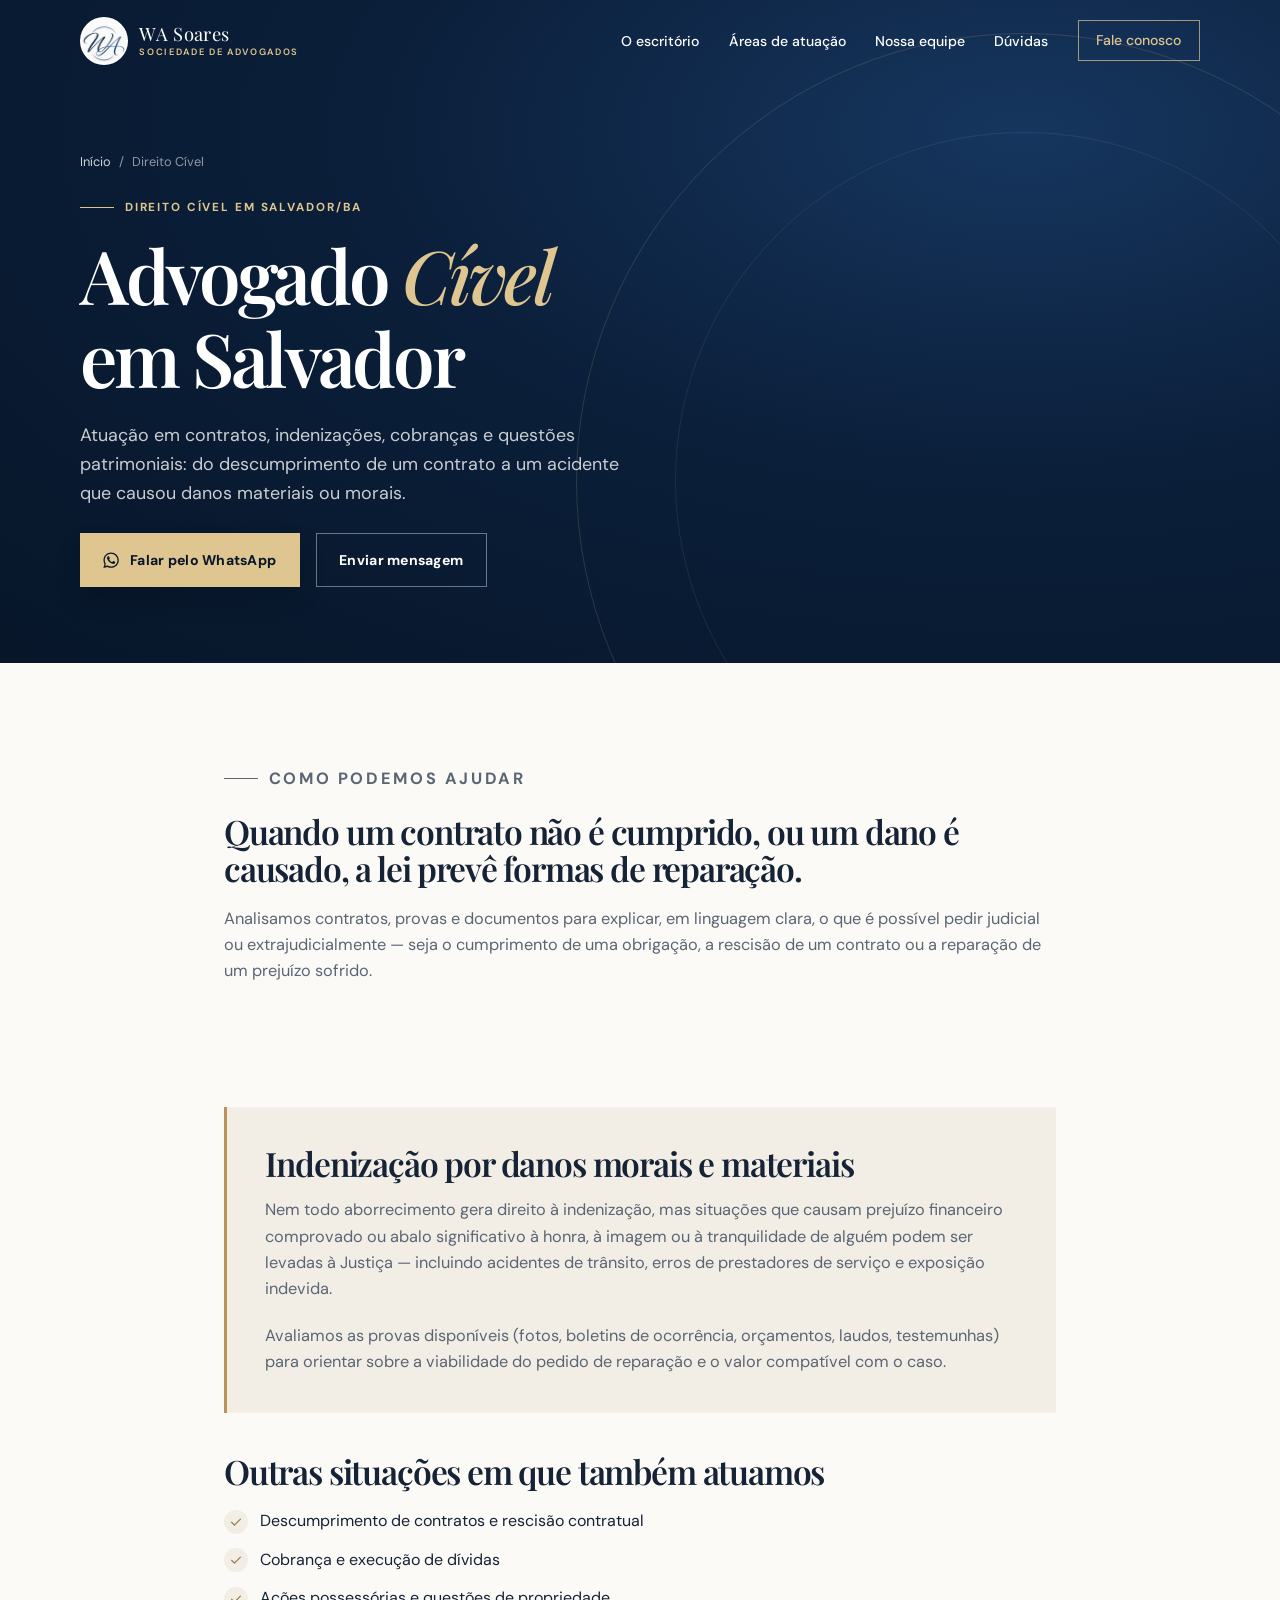
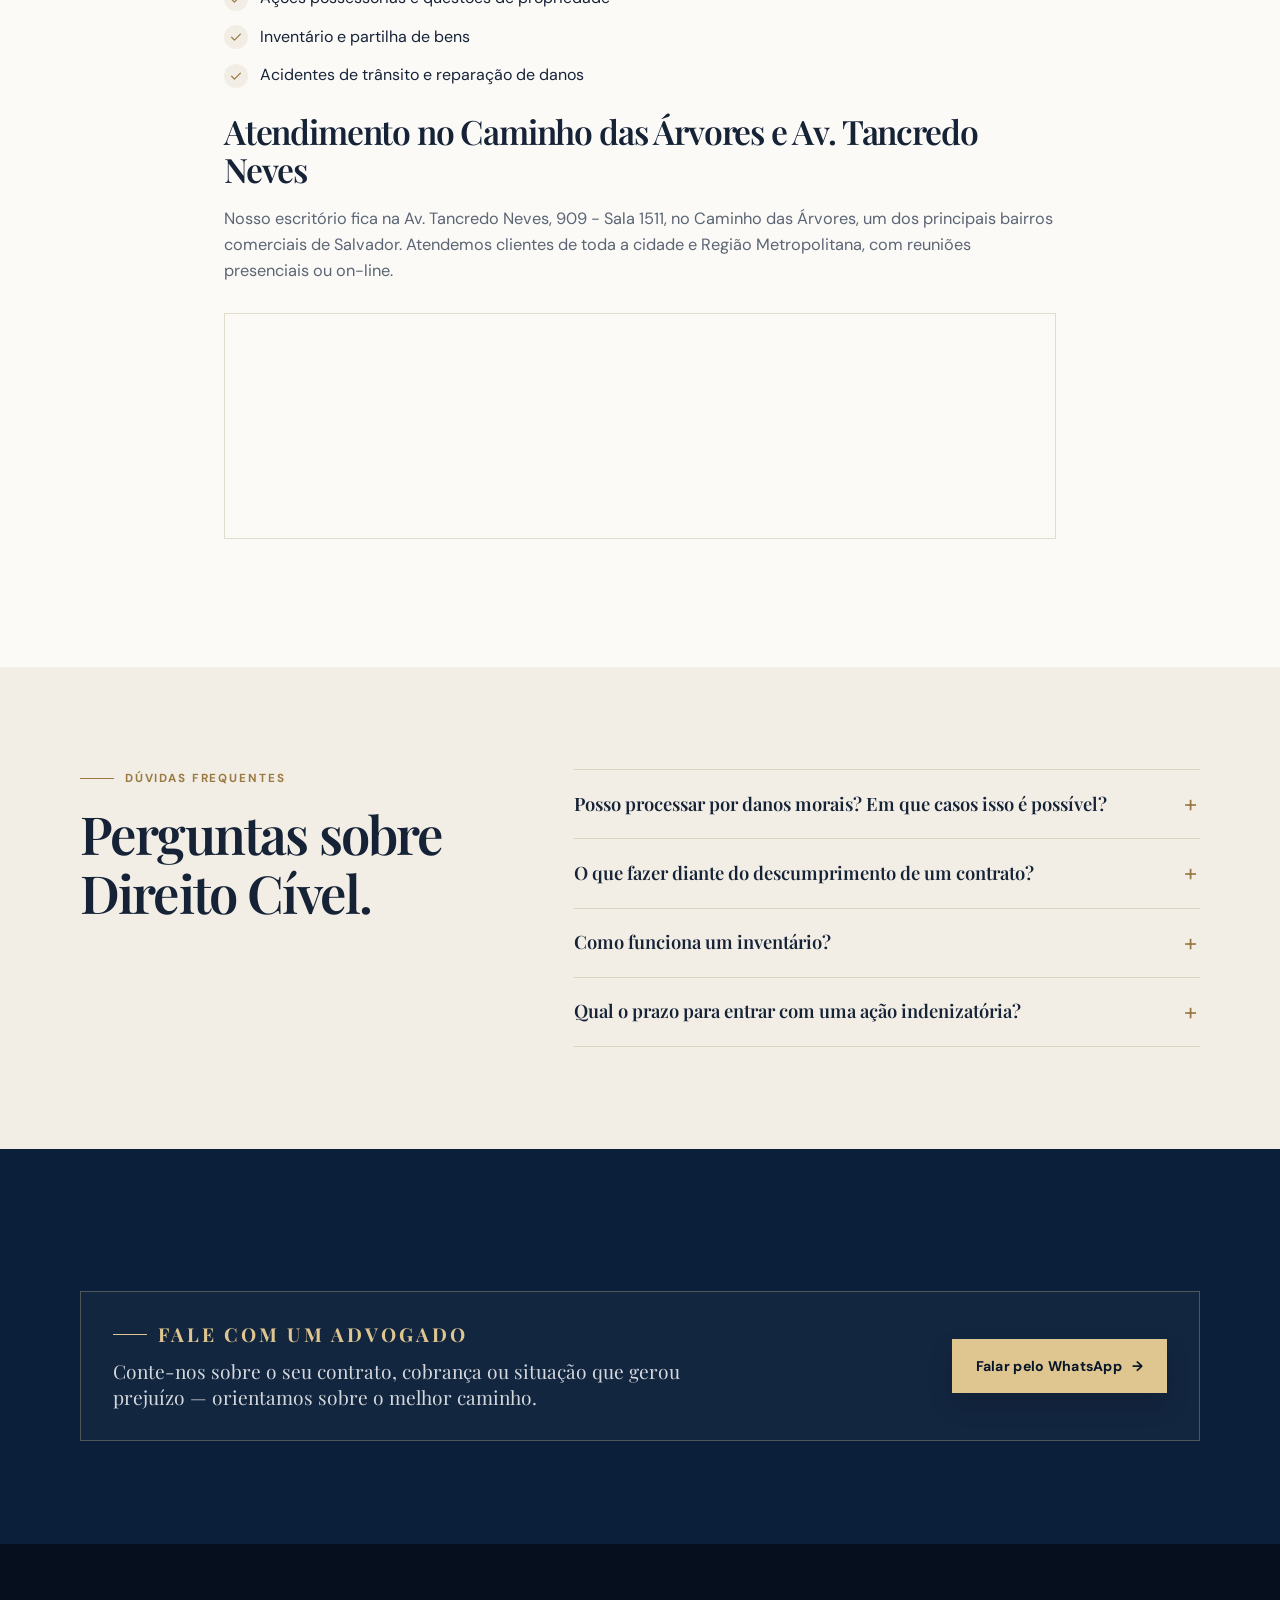
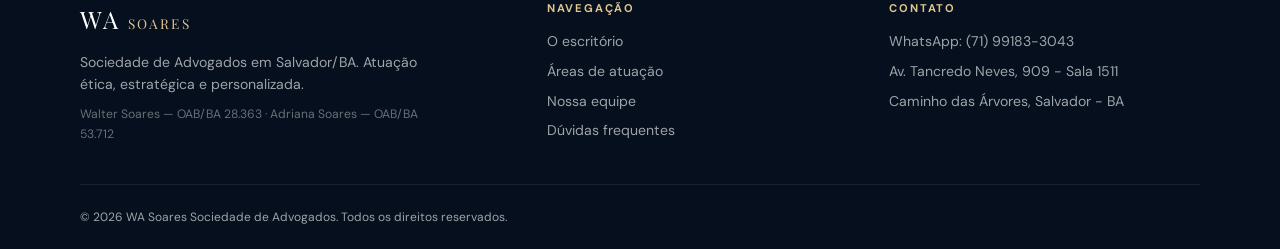
<file: advogado-civil-salvador/index.html>
<!DOCTYPE html>
<html lang="pt-BR">
<head>
  <meta charset="UTF-8">
  <meta name="viewport" content="width=device-width, initial-scale=1.0">
  <title>Advogado Cível em Salvador | WA Soares</title>
  <meta name="description" content="Advogado cível em Salvador/BA: indenização por danos morais e materiais, contratos, cobranças e inventário. Fale conosco.">
  <meta name="robots" content="index, follow, max-image-preview:large">
  <meta name="theme-color" content="#0b1f3a">
  <meta name="author" content="WA Soares Sociedade de Advogados">
  <meta name="geo.region" content="BR-BA">
  <meta name="geo.placename" content="Salvador">
  <meta name="geo.position" content="-12.9790005;-38.4577714">
  <meta name="ICBM" content="-12.9790005, -38.4577714">
  <link rel="canonical" href="https://awsadvocacia.adv.br/advogado-civil-salvador/">

  <meta property="og:type" content="website">
  <meta property="og:locale" content="pt_BR">
  <meta property="og:site_name" content="WA Soares Sociedade de Advogados">
  <meta property="og:url" content="https://awsadvocacia.adv.br/advogado-civil-salvador/">
  <meta property="og:title" content="Advogado Cível em Salvador | WA Soares">
  <meta property="og:description" content="Indenização por danos morais e materiais, contratos, cobranças e inventário. Atendimento em Salvador/BA.">
  <meta property="og:image" content="https://awsadvocacia.adv.br/assets/images/site/og-wa-soares.jpg">
  <meta property="og:image:width" content="1200">
  <meta property="og:image:height" content="630">
  <meta name="twitter:card" content="summary_large_image">
  <meta name="twitter:title" content="Advogado Cível em Salvador | WA Soares">
  <meta name="twitter:description" content="Indenização por danos morais e materiais, contratos, cobranças e inventário. Atendimento em Salvador/BA.">
  <meta name="twitter:image" content="https://awsadvocacia.adv.br/assets/images/site/og-wa-soares.jpg">

  <link rel="icon" type="image/png" sizes="32x32" href="../assets/images/site/monograma-32.png">
  <link rel="icon" type="image/png" sizes="192x192" href="../assets/images/site/monograma-192.png">
  <link rel="apple-touch-icon" href="../assets/images/site/monograma-180.png">

  <link rel="preconnect" href="https://fonts.googleapis.com">
  <link rel="preconnect" href="https://fonts.gstatic.com" crossorigin>
  <link href="https://fonts.googleapis.com/css2?family=DM+Sans:wght@400;500;600;700&family=Playfair+Display:ital,wght@0,500;0,600;0,700;1,500&display=swap" rel="stylesheet">
  <link rel="stylesheet" href="../style.css">

  <script type="application/ld+json">
  {
  "@context": "https://schema.org",
  "@graph": [
    {
      "@type": "LegalService",
      "@id": "https://awsadvocacia.adv.br/advogado-civil-salvador/#servico",
      "name": "Direito Cível — WA Soares Sociedade de Advogados",
      "url": "https://awsadvocacia.adv.br/advogado-civil-salvador/",
      "description": "Advogado cível em Salvador/BA: indenização por danos morais e materiais, contratos, cobranças e inventário. Fale conosco.",
      "image": "https://awsadvocacia.adv.br/assets/images/site/og-wa-soares.jpg",
      "serviceType": "Direito Cível",
      "areaServed": {
        "@type": "City",
        "name": "Salvador"
      },
      "provider": {
        "@type": "LegalService",
        "@id": "https://awsadvocacia.adv.br/#escritorio",
        "name": "WA Soares Sociedade de Advogados",
        "url": "https://awsadvocacia.adv.br/",
        "telephone": "+55-71-99183-3043",
        "address": {
          "@type": "PostalAddress",
          "streetAddress": "Av. Tancredo Neves, 909 - Sala 1511, Caminho das Árvores",
          "addressLocality": "Salvador",
          "addressRegion": "BA",
          "postalCode": "41820-020",
          "addressCountry": "BR"
        },
        "geo": {
          "@type": "GeoCoordinates",
          "latitude": -12.9790005,
          "longitude": -38.4577714
        }
      }
    },
    {
      "@type": "BreadcrumbList",
      "itemListElement": [
        {
          "@type": "ListItem",
          "position": 1,
          "name": "Início",
          "item": "https://awsadvocacia.adv.br/"
        },
        {
          "@type": "ListItem",
          "position": 2,
          "name": "Direito Cível",
          "item": "https://awsadvocacia.adv.br/advogado-civil-salvador/"
        }
      ]
    },
    {
      "@type": "FAQPage",
      "mainEntity": [
        {
          "@type": "Question",
          "name": "Posso processar por danos morais? Em que casos isso é possível?",
          "acceptedAnswer": {
            "@type": "Answer",
            "text": "Quando há abalo significativo à honra, à imagem ou à tranquilidade de uma pessoa, comprovado por provas e circunstâncias do caso. Avaliamos a situação concreta para orientar sobre a viabilidade do pedido."
          }
        },
        {
          "@type": "Question",
          "name": "O que fazer diante do descumprimento de um contrato?",
          "acceptedAnswer": {
            "@type": "Answer",
            "text": "O primeiro passo é reunir o contrato e as provas do descumprimento. A partir daí, é possível buscar o cumprimento forçado da obrigação, a rescisão com devolução de valores, ou indenização pelos prejuízos."
          }
        },
        {
          "@type": "Question",
          "name": "Como funciona um inventário?",
          "acceptedAnswer": {
            "@type": "Answer",
            "text": "O inventário é o processo de levantamento e partilha dos bens de uma pessoa falecida entre os herdeiros. Pode ser feito em cartório (extrajudicial), quando há consenso e não há testamento, ou judicialmente nos demais casos."
          }
        },
        {
          "@type": "Question",
          "name": "Qual o prazo para entrar com uma ação indenizatória?",
          "acceptedAnswer": {
            "@type": "Answer",
            "text": "Em regra, o prazo para ações de reparação civil é de 3 anos, mas pode variar conforme a natureza do caso. O ideal é buscar orientação assim que possível para não perder o prazo."
          }
        }
      ]
    }
  ]
}
  </script>
</head>
<body>
  <a class="skip-link" href="#conteudo">Pular para o conteúdo</a>
  <header class="site-header" id="topo">
    <nav class="nav container" aria-label="Navegação principal">
      <a class="brand" href="../" aria-label="WA Soares Sociedade de Advogados — início">
        <picture><source srcset="../assets/images/site/monograma-96.webp" type="image/webp"><img src="../assets/images/site/monograma-96.png" alt="" width="48" height="48"></picture>
        <span class="brand-name">WA Soares<small>Sociedade de Advogados</small></span>
      </a>
      <button class="menu-toggle" id="menu-toggle" type="button" aria-expanded="false" aria-controls="menu" aria-label="Abrir menu"><span></span><span></span><span></span></button>
      <ul class="menu" id="menu">
        <li><a href="../#escritorio">O escritório</a></li>
        <li><a href="../#areas">Áreas de atuação</a></li>
        <li><a href="../#equipe">Nossa equipe</a></li>
        <li><a href="../#duvidas">Dúvidas</a></li>
        <li><a class="nav-contact" href="../#contato">Fale conosco</a></li>
      </ul>
    </nav>
  </header>

  <main id="conteudo">
    <section class="hero hero--page" aria-labelledby="hero-title">
      <div class="hero-shape" aria-hidden="true"></div>
      <div class="container">
        <ol class="breadcrumb">
          <li><a href="../">Início</a></li>
          <li aria-current="page">Direito Cível</li>
        </ol>
        <div class="hero-content">
          <p class="eyebrow">Direito Cível em Salvador/BA</p>
          <h1 id="hero-title">Advogado <em>Cível</em> em Salvador</h1>
          <p class="hero-text">Atuação em contratos, indenizações, cobranças e questões patrimoniais: do descumprimento de um contrato a um acidente que causou danos materiais ou morais.</p>
          <div class="hero-actions">
            <a class="button button-primary" href="https://wa.me/5571991833043?text=Ol%C3%A1%21%20Vim%20pelo%20site%20da%20WA%20Soares%20e%20preciso%20de%20ajuda%20com%20uma%20quest%C3%A3o%20de%20Direito%20C%C3%ADvel." target="_blank" rel="noopener" data-cta="advogado-civil-salvador-whatsapp">
              <svg class="icon" aria-hidden="true"><use href="#i-whatsapp"></use></svg> Falar pelo WhatsApp
            </a>
            <a class="button button-ghost" href="../#contato">Enviar mensagem</a>
          </div>
        </div>
      </div>
    </section>

    <section class="topic section" aria-labelledby="topic-title">
      <div class="container">
        <p class="eyebrow">Como podemos ajudar</p>
        <h2 id="topic-title">Quando um contrato não é cumprido, ou um dano é causado, a lei prevê formas de reparação.</h2>
        <p>Analisamos contratos, provas e documentos para explicar, em linguagem clara, o que é possível pedir judicial ou extrajudicialmente — seja o cumprimento de uma obrigação, a rescisão de um contrato ou a reparação de um prejuízo sofrido.</p>
      </div>
    </section>

    <section class="topic section" style="padding-top:0" aria-labelledby="highlight-title">
      <div class="container">
        <div class="topic-highlight">
          <h2 id="highlight-title">Indenização por danos morais e materiais</h2>
          <p>Nem todo aborrecimento gera direito à indenização, mas situações que causam prejuízo financeiro comprovado ou abalo significativo à honra, à imagem ou à tranquilidade de alguém podem ser levadas à Justiça — incluindo acidentes de trânsito, erros de prestadores de serviço e exposição indevida.</p>
          <p>Avaliamos as provas disponíveis (fotos, boletins de ocorrência, orçamentos, laudos, testemunhas) para orientar sobre a viabilidade do pedido de reparação e o valor compatível com o caso.</p>
        </div>

        <h2>Outras situações em que também atuamos</h2>
        <ul>
          <li><svg class="icon" aria-hidden="true"><use href="#i-check"></use></svg>Descumprimento de contratos e rescisão contratual</li>
          <li><svg class="icon" aria-hidden="true"><use href="#i-check"></use></svg>Cobrança e execução de dívidas</li>
          <li><svg class="icon" aria-hidden="true"><use href="#i-check"></use></svg>Ações possessórias e questões de propriedade</li>
          <li><svg class="icon" aria-hidden="true"><use href="#i-check"></use></svg>Inventário e partilha de bens</li>
          <li><svg class="icon" aria-hidden="true"><use href="#i-check"></use></svg>Acidentes de trânsito e reparação de danos</li>
        </ul>

        <h2>Atendimento no Caminho das Árvores e Av. Tancredo Neves</h2>
        <p>Nosso escritório fica na Av. Tancredo Neves, 909 - Sala 1511, no Caminho das Árvores, um dos principais bairros comerciais de Salvador. Atendemos clientes de toda a cidade e Região Metropolitana, com reuniões presenciais ou on-line.</p>
        <div class="contact-map contact-map--light">
          <iframe src="https://www.google.com/maps?q=Av.%20Tancredo%20Neves%2C%20909%20-%20Sala%201511%2C%20Caminho%20das%20%C3%81rvores%2C%20Salvador%20-%20BA%2C%2041820-020&output=embed" title="Localização da WA Soares Sociedade de Advogados no Google Maps" loading="lazy" referrerpolicy="no-referrer-when-downgrade"></iframe>
        </div>
      </div>
    </section>

    <section class="faq section" aria-labelledby="faq-title">
      <div class="container faq-grid">
        <div><p class="eyebrow">Dúvidas frequentes</p><h2 id="faq-title">Perguntas sobre Direito Cível.</h2></div>
        <div class="faq-list">
          <details><summary>Posso processar por danos morais? Em que casos isso é possível?</summary><p>Quando há abalo significativo à honra, à imagem ou à tranquilidade de uma pessoa, comprovado por provas e circunstâncias do caso. Avaliamos a situação concreta para orientar sobre a viabilidade do pedido.</p></details>
          <details><summary>O que fazer diante do descumprimento de um contrato?</summary><p>O primeiro passo é reunir o contrato e as provas do descumprimento. A partir daí, é possível buscar o cumprimento forçado da obrigação, a rescisão com devolução de valores, ou indenização pelos prejuízos.</p></details>
          <details><summary>Como funciona um inventário?</summary><p>O inventário é o processo de levantamento e partilha dos bens de uma pessoa falecida entre os herdeiros. Pode ser feito em cartório (extrajudicial), quando há consenso e não há testamento, ou judicialmente nos demais casos.</p></details>
          <details><summary>Qual o prazo para entrar com uma ação indenizatória?</summary><p>Em regra, o prazo para ações de reparação civil é de 3 anos, mas pode variar conforme a natureza do caso. O ideal é buscar orientação assim que possível para não perder o prazo.</p></details>
        </div>
      </div>
    </section>

    <section class="practice section" aria-labelledby="cta-title">
      <div class="container">
        <div class="areas-cta">
          <div><p class="eyebrow" style="margin-bottom:.6rem">Fale com um advogado</p><p id="cta-title">Conte-nos sobre o seu contrato, cobrança ou situação que gerou prejuízo — orientamos sobre o melhor caminho.</p></div>
          <a class="button button-primary" href="https://wa.me/5571991833043?text=Ol%C3%A1%21%20Vim%20pelo%20site%20da%20WA%20Soares%20e%20preciso%20de%20ajuda%20com%20uma%20quest%C3%A3o%20de%20Direito%20C%C3%ADvel." target="_blank" rel="noopener">Falar pelo WhatsApp <span aria-hidden="true">→</span></a>
        </div>
      </div>
    </section>
  </main>

  <footer>
    <div class="container footer-grid">
      <div class="footer-about">
        <a class="footer-brand" href="../">WA <span>SOARES</span></a>
        <p>Sociedade de Advogados em Salvador/BA. Atuação ética, estratégica e personalizada.</p>
        <p class="footer-oab">Walter Soares — OAB/BA 28.363 · Adriana Soares — OAB/BA 53.712</p>
      </div>
      <nav aria-label="Rodapé">
        <p class="footer-title">Navegação</p>
        <ul>
          <li><a href="../#escritorio">O escritório</a></li>
          <li><a href="../#areas">Áreas de atuação</a></li>
          <li><a href="../#equipe">Nossa equipe</a></li>
          <li><a href="../#duvidas">Dúvidas frequentes</a></li>
        </ul>
      </nav>
      <div>
        <p class="footer-title">Contato</p>
        <ul>
          <li><a href="https://wa.me/5571991833043" target="_blank" rel="noopener">WhatsApp: (71) 99183-3043</a></li>
          <li>Av. Tancredo Neves, 909 - Sala 1511</li>
          <li>Caminho das Árvores, Salvador - BA</li>
        </ul>
      </div>
    </div>
    <div class="container footer-bottom"><p>© <span id="year">2026</span> WA Soares Sociedade de Advogados. Todos os direitos reservados.</p></div>
  </footer>

  <a class="whatsapp-float" href="https://wa.me/5571991833043?text=Ol%C3%A1%21%20Vim%20pelo%20site%20da%20WA%20Soares%20e%20preciso%20de%20ajuda%20com%20uma%20quest%C3%A3o%20de%20Direito%20C%C3%ADvel." target="_blank" rel="noopener" aria-label="Fale conosco pelo WhatsApp" data-cta="float-whatsapp">
    <svg class="icon" aria-hidden="true"><use href="#i-whatsapp"></use></svg>
  </a>

  <svg width="0" height="0" style="position:absolute" aria-hidden="true">
    <symbol id="i-whatsapp" viewBox="0 0 24 24"><path fill="currentColor" d="M17.47 14.38c-.3-.15-1.76-.87-2.03-.97-.27-.1-.47-.15-.67.15-.2.3-.77.97-.94 1.17-.17.2-.35.22-.64.07-.3-.15-1.26-.46-2.39-1.47-.88-.79-1.48-1.76-1.65-2.06-.17-.3-.02-.46.13-.61.13-.13.3-.35.45-.52.15-.17.2-.3.3-.5.1-.2.05-.37-.02-.52-.08-.15-.67-1.61-.92-2.21-.24-.58-.49-.5-.67-.51h-.57c-.2 0-.52.07-.79.37-.27.3-1.04 1.02-1.04 2.48s1.07 2.88 1.21 3.08c.15.2 2.1 3.2 5.08 4.49.71.31 1.26.49 1.69.63.71.23 1.36.2 1.87.12.57-.08 1.76-.72 2.01-1.41.25-.7.25-1.29.17-1.41-.07-.13-.27-.2-.57-.35M12.05 21.5h-.01a9.4 9.4 0 0 1-4.8-1.31l-.34-.2-3.57.93.95-3.48-.22-.36a9.4 9.4 0 0 1-1.44-5.02c0-5.2 4.23-9.43 9.44-9.43a9.37 9.37 0 0 1 6.67 2.77 9.37 9.37 0 0 1 2.76 6.67c0 5.2-4.24 9.43-9.44 9.43m8.03-17.46A11.3 11.3 0 0 0 12.05.72C5.8.72.7 5.8.7 12.06c0 2 .52 3.95 1.52 5.67L.6 23.64l6.04-1.58a11.3 11.3 0 0 0 5.4 1.38h.01c6.25 0 11.34-5.09 11.34-11.34 0-3.03-1.18-5.88-3.32-8.02"/></symbol>
    <symbol id="i-check" viewBox="0 0 24 24"><path fill="none" stroke="currentColor" stroke-width="2" stroke-linecap="round" stroke-linejoin="round" d="M5 12.5l4.5 4.5L19 7.5"/></symbol>
    <symbol id="i-pin" viewBox="0 0 24 24"><path fill="none" stroke="currentColor" stroke-width="1.6" stroke-linecap="round" stroke-linejoin="round" d="M12 21s-7-6.1-7-11.5a7 7 0 0 1 14 0C19 14.9 12 21 12 21Z"/><circle cx="12" cy="9.5" r="2.5" fill="none" stroke="currentColor" stroke-width="1.6"/></symbol>
  </svg>

  <script src="../script.js" defer></script>
</body>
</html>
</file>
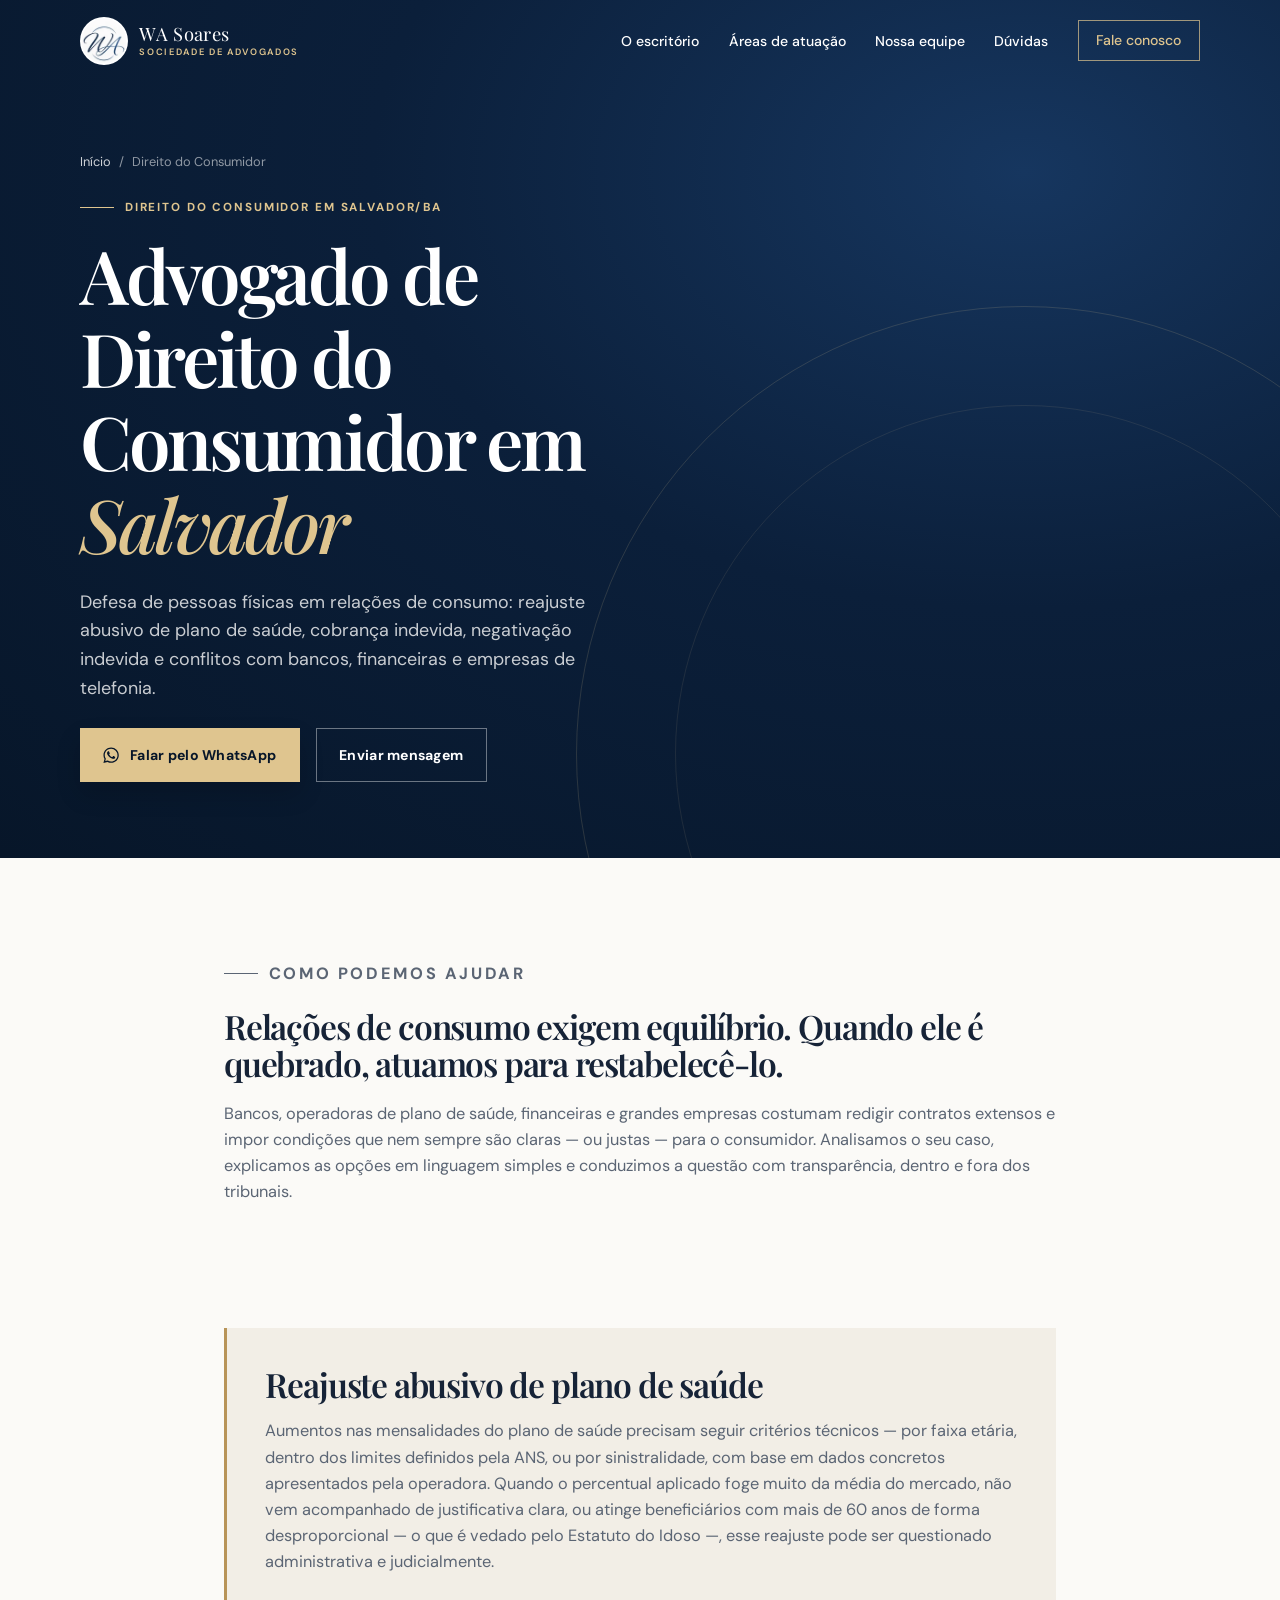
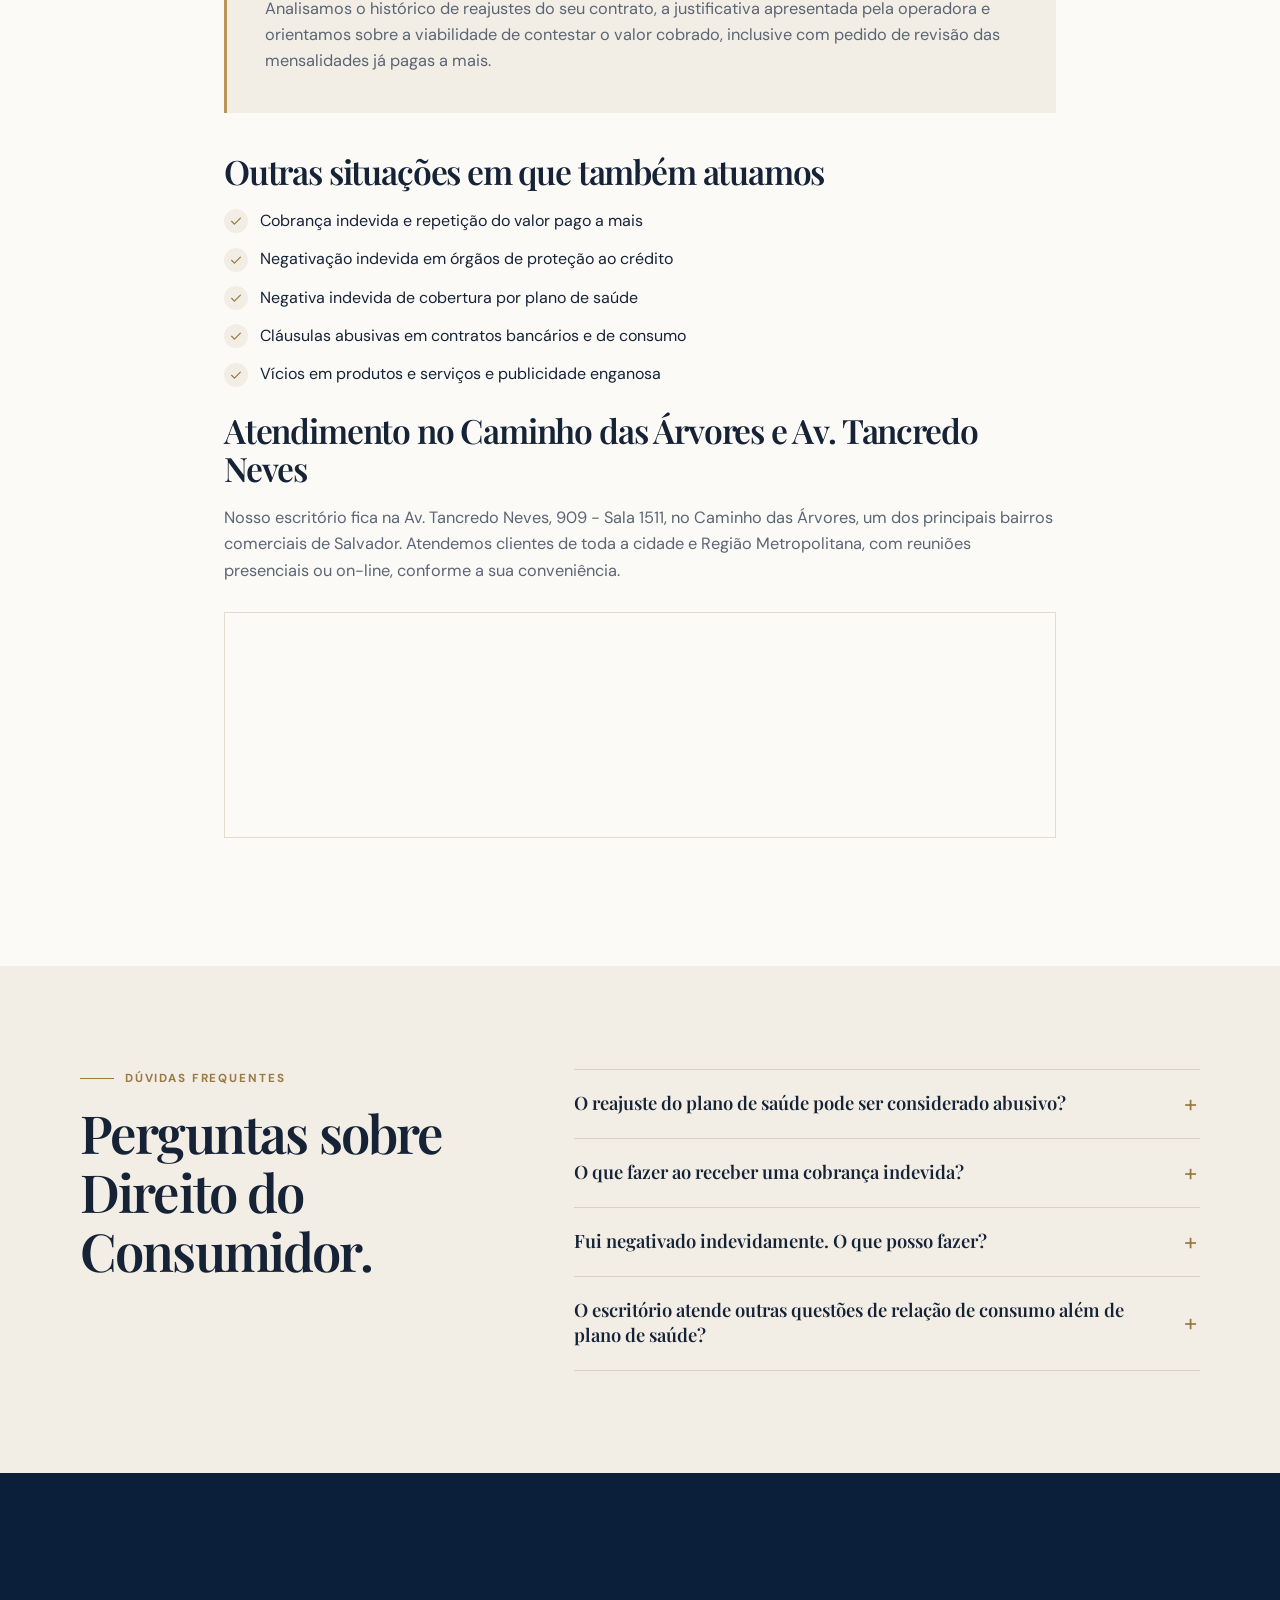
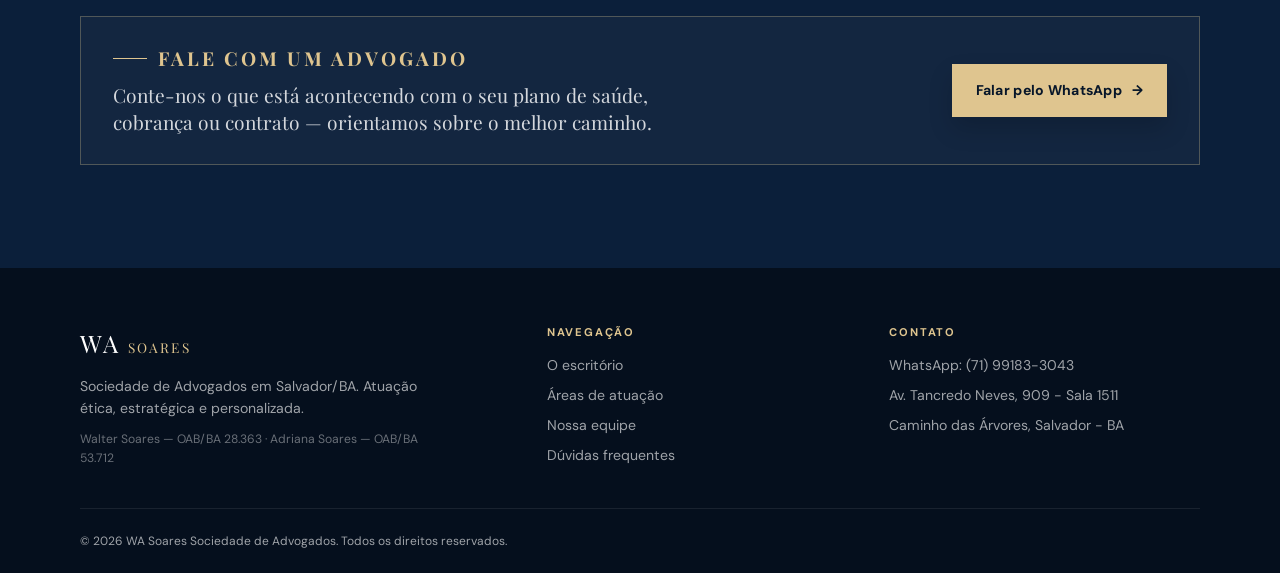
<file: advogado-direito-do-consumidor-salvador/index.html>
<!DOCTYPE html>
<html lang="pt-BR">
<head>
  <meta charset="UTF-8">
  <meta name="viewport" content="width=device-width, initial-scale=1.0">
  <title>Advogado de Direito do Consumidor em Salvador | WA Soares</title>
  <meta name="description" content="Advogados de Direito do Consumidor em Salvador/BA: reajuste abusivo de plano de saúde, cobrança indevida, negativação indevida e relações com bancos e empresas. Fale conosco.">
  <meta name="robots" content="index, follow, max-image-preview:large">
  <meta name="theme-color" content="#0b1f3a">
  <meta name="author" content="WA Soares Sociedade de Advogados">
  <meta name="geo.region" content="BR-BA">
  <meta name="geo.placename" content="Salvador">
  <meta name="geo.position" content="-12.9790005;-38.4577714">
  <meta name="ICBM" content="-12.9790005, -38.4577714">
  <link rel="canonical" href="https://awsadvocacia.adv.br/advogado-direito-do-consumidor-salvador/">

  <meta property="og:type" content="website">
  <meta property="og:locale" content="pt_BR">
  <meta property="og:site_name" content="WA Soares Sociedade de Advogados">
  <meta property="og:url" content="https://awsadvocacia.adv.br/advogado-direito-do-consumidor-salvador/">
  <meta property="og:title" content="Advogado de Direito do Consumidor em Salvador | WA Soares">
  <meta property="og:description" content="Reajuste abusivo de plano de saúde, cobrança indevida, negativação indevida e relações com bancos e empresas. Atendimento em Salvador/BA.">
  <meta property="og:image" content="https://awsadvocacia.adv.br/assets/images/site/og-wa-soares.jpg">
  <meta property="og:image:width" content="1200">
  <meta property="og:image:height" content="630">
  <meta name="twitter:card" content="summary_large_image">
  <meta name="twitter:title" content="Advogado de Direito do Consumidor em Salvador | WA Soares">
  <meta name="twitter:description" content="Reajuste abusivo de plano de saúde, cobrança indevida e negativação indevida. Atendimento em Salvador/BA.">
  <meta name="twitter:image" content="https://awsadvocacia.adv.br/assets/images/site/og-wa-soares.jpg">

  <link rel="icon" type="image/png" sizes="32x32" href="../assets/images/site/monograma-32.png">
  <link rel="icon" type="image/png" sizes="192x192" href="../assets/images/site/monograma-192.png">
  <link rel="apple-touch-icon" href="../assets/images/site/monograma-180.png">

  <link rel="preconnect" href="https://fonts.googleapis.com">
  <link rel="preconnect" href="https://fonts.gstatic.com" crossorigin>
  <link href="https://fonts.googleapis.com/css2?family=DM+Sans:wght@400;500;600;700&family=Playfair+Display:ital,wght@0,500;0,600;0,700;1,500&display=swap" rel="stylesheet">
  <link rel="stylesheet" href="../style.css">

  <script type="application/ld+json">
  {
    "@context": "https://schema.org",
    "@graph": [
      {
        "@type": "LegalService",
        "@id": "https://awsadvocacia.adv.br/advogado-direito-do-consumidor-salvador/#servico",
        "name": "Direito do Consumidor — WA Soares Sociedade de Advogados",
        "url": "https://awsadvocacia.adv.br/advogado-direito-do-consumidor-salvador/",
        "description": "Atuação em Direito do Consumidor em Salvador/BA: reajuste abusivo de plano de saúde, cobrança indevida, negativação indevida e relações com bancos e empresas.",
        "image": "https://awsadvocacia.adv.br/assets/images/site/og-wa-soares.jpg",
        "serviceType": "Direito do Consumidor",
        "areaServed": { "@type": "City", "name": "Salvador" },
        "provider": {
          "@type": "LegalService",
          "@id": "https://awsadvocacia.adv.br/#escritorio",
          "name": "WA Soares Sociedade de Advogados",
          "url": "https://awsadvocacia.adv.br/",
          "telephone": "+55-71-99183-3043",
          "address": {
            "@type": "PostalAddress",
            "streetAddress": "Av. Tancredo Neves, 909 - Sala 1511, Caminho das Árvores",
            "addressLocality": "Salvador",
            "addressRegion": "BA",
            "postalCode": "41820-020",
            "addressCountry": "BR"
          },
          "geo": { "@type": "GeoCoordinates", "latitude": -12.9790005, "longitude": -38.4577714 }
        }
      },
      {
        "@type": "BreadcrumbList",
        "itemListElement": [
          { "@type": "ListItem", "position": 1, "name": "Início", "item": "https://awsadvocacia.adv.br/" },
          { "@type": "ListItem", "position": 2, "name": "Direito do Consumidor", "item": "https://awsadvocacia.adv.br/advogado-direito-do-consumidor-salvador/" }
        ]
      },
      {
        "@type": "FAQPage",
        "mainEntity": [
          {
            "@type": "Question",
            "name": "O reajuste do plano de saúde pode ser considerado abusivo?",
            "acceptedAnswer": { "@type": "Answer", "text": "Sim. Reajustes por mudança de faixa etária ou por sinistralidade devem seguir os critérios da ANS e do contrato, e não podem ser aplicados de forma discriminatória — especialmente contra pessoas com mais de 60 anos, protegidas pelo Estatuto do Idoso. Percentuais muito acima da média do mercado, sem justificativa clara, podem ser revistos judicialmente." }
          },
          {
            "@type": "Question",
            "name": "O que fazer ao receber uma cobrança indevida?",
            "acceptedAnswer": { "@type": "Answer", "text": "Reúna os comprovantes e comunicações relacionadas à cobrança e procure orientação jurídica antes de pagar ou contestar por conta própria. Dependendo do caso, é possível pedir a correção, a devolução em dobro do valor pago indevidamente e, quando houver abalo à imagem do consumidor, indenização por danos morais." }
          },
          {
            "@type": "Question",
            "name": "Fui negativado indevidamente. O que posso fazer?",
            "acceptedAnswer": { "@type": "Answer", "text": "A negativação sem base contratual ou após a quitação da dívida pode ser contestada, com pedido de retirada do nome dos órgãos de proteção ao crédito e, conforme o caso, reparação pelos danos causados." }
          },
          {
            "@type": "Question",
            "name": "O escritório atende outras questões de relação de consumo além de plano de saúde?",
            "acceptedAnswer": { "@type": "Answer", "text": "Sim. Também atuamos em vícios de produtos e serviços, publicidade enganosa, cláusulas abusivas em contratos e questões com bancos, financeiras e operadoras de telefonia e internet." }
          }
        ]
      }
    ]
  }
  </script>
</head>
<body>
  <a class="skip-link" href="#conteudo">Pular para o conteúdo</a>
  <header class="site-header" id="topo">
    <nav class="nav container" aria-label="Navegação principal">
      <a class="brand" href="../" aria-label="WA Soares Sociedade de Advogados — início">
        <picture><source srcset="../assets/images/site/monograma-96.webp" type="image/webp"><img src="../assets/images/site/monograma-96.png" alt="" width="48" height="48"></picture>
        <span class="brand-name">WA Soares<small>Sociedade de Advogados</small></span>
      </a>
      <button class="menu-toggle" id="menu-toggle" type="button" aria-expanded="false" aria-controls="menu" aria-label="Abrir menu"><span></span><span></span><span></span></button>
      <ul class="menu" id="menu">
        <li><a href="../#escritorio">O escritório</a></li>
        <li><a href="../#areas">Áreas de atuação</a></li>
        <li><a href="../#equipe">Nossa equipe</a></li>
        <li><a href="../#duvidas">Dúvidas</a></li>
        <li><a class="nav-contact" href="../#contato">Fale conosco</a></li>
      </ul>
    </nav>
  </header>

  <main id="conteudo">
    <section class="hero hero--page" aria-labelledby="hero-title">
      <div class="hero-shape" aria-hidden="true"></div>
      <div class="container">
        <ol class="breadcrumb">
          <li><a href="../">Início</a></li>
          <li aria-current="page">Direito do Consumidor</li>
        </ol>
        <div class="hero-content">
          <p class="eyebrow">Direito do Consumidor em Salvador/BA</p>
          <h1 id="hero-title">Advogado de Direito do Consumidor em <em>Salvador</em></h1>
          <p class="hero-text">Defesa de pessoas físicas em relações de consumo: reajuste abusivo de plano de saúde, cobrança indevida, negativação indevida e conflitos com bancos, financeiras e empresas de telefonia.</p>
          <div class="hero-actions">
            <a class="button button-primary" href="https://wa.me/5571991833043?text=Ol%C3%A1!%20Vim%20pelo%20site%20da%20WA%20Soares%20e%20preciso%20de%20ajuda%20com%20uma%20quest%C3%A3o%20de%20Direito%20do%20Consumidor." target="_blank" rel="noopener" data-cta="consumidor-whatsapp">
              <svg class="icon" aria-hidden="true"><use href="#i-whatsapp"></use></svg> Falar pelo WhatsApp
            </a>
            <a class="button button-ghost" href="../#contato">Enviar mensagem</a>
          </div>
        </div>
      </div>
    </section>

    <section class="topic section" aria-labelledby="topic-title">
      <div class="container">
        <p class="eyebrow">Como podemos ajudar</p>
        <h2 id="topic-title">Relações de consumo exigem equilíbrio. Quando ele é quebrado, atuamos para restabelecê-lo.</h2>
        <p>Bancos, operadoras de plano de saúde, financeiras e grandes empresas costumam redigir contratos extensos e impor condições que nem sempre são claras — ou justas — para o consumidor. Analisamos o seu caso, explicamos as opções em linguagem simples e conduzimos a questão com transparência, dentro e fora dos tribunais.</p>
      </div>
    </section>

    <section class="topic section" style="padding-top:0" aria-labelledby="reajuste-title">
      <div class="container">
        <div class="topic-highlight">
          <h2 id="reajuste-title">Reajuste abusivo de plano de saúde</h2>
          <p>Aumentos nas mensalidades do plano de saúde precisam seguir critérios técnicos — por faixa etária, dentro dos limites definidos pela ANS, ou por sinistralidade, com base em dados concretos apresentados pela operadora. Quando o percentual aplicado foge muito da média do mercado, não vem acompanhado de justificativa clara, ou atinge beneficiários com mais de 60 anos de forma desproporcional — o que é vedado pelo Estatuto do Idoso —, esse reajuste pode ser questionado administrativa e judicialmente.</p>
          <p>Analisamos o histórico de reajustes do seu contrato, a justificativa apresentada pela operadora e orientamos sobre a viabilidade de contestar o valor cobrado, inclusive com pedido de revisão das mensalidades já pagas a mais.</p>
        </div>

        <h2>Outras situações em que também atuamos</h2>
        <ul>
          <li><svg class="icon" aria-hidden="true"><use href="#i-check"></use></svg>Cobrança indevida e repetição do valor pago a mais</li>
          <li><svg class="icon" aria-hidden="true"><use href="#i-check"></use></svg>Negativação indevida em órgãos de proteção ao crédito</li>
          <li><svg class="icon" aria-hidden="true"><use href="#i-check"></use></svg>Negativa indevida de cobertura por plano de saúde</li>
          <li><svg class="icon" aria-hidden="true"><use href="#i-check"></use></svg>Cláusulas abusivas em contratos bancários e de consumo</li>
          <li><svg class="icon" aria-hidden="true"><use href="#i-check"></use></svg>Vícios em produtos e serviços e publicidade enganosa</li>
        </ul>

        <h2>Atendimento no Caminho das Árvores e Av. Tancredo Neves</h2>
        <p>Nosso escritório fica na Av. Tancredo Neves, 909 - Sala 1511, no Caminho das Árvores, um dos principais bairros comerciais de Salvador. Atendemos clientes de toda a cidade e Região Metropolitana, com reuniões presenciais ou on-line, conforme a sua conveniência.</p>
        <div class="contact-map contact-map--light">
          <iframe src="https://www.google.com/maps?q=Av.+Tancredo+Neves,+909+-+Sala+1511,+Caminho+das+%C3%81rvores,+Salvador+-+BA,+41820-020&output=embed" title="Localização da WA Soares Sociedade de Advogados no Google Maps" loading="lazy" referrerpolicy="no-referrer-when-downgrade"></iframe>
        </div>
      </div>
    </section>

    <section class="faq section" aria-labelledby="faq-title">
      <div class="container faq-grid">
        <div><p class="eyebrow">Dúvidas frequentes</p><h2 id="faq-title">Perguntas sobre Direito do Consumidor.</h2></div>
        <div class="faq-list">
          <details><summary>O reajuste do plano de saúde pode ser considerado abusivo?</summary><p>Sim. Reajustes por mudança de faixa etária ou por sinistralidade devem seguir os critérios da ANS e do contrato, e não podem ser aplicados de forma discriminatória — especialmente contra pessoas com mais de 60 anos, protegidas pelo Estatuto do Idoso. Percentuais muito acima da média do mercado, sem justificativa clara, podem ser revistos judicialmente.</p></details>
          <details><summary>O que fazer ao receber uma cobrança indevida?</summary><p>Reúna os comprovantes e comunicações relacionadas à cobrança e procure orientação jurídica antes de pagar ou contestar por conta própria. Dependendo do caso, é possível pedir a correção, a devolução em dobro do valor pago indevidamente e, quando houver abalo à imagem do consumidor, indenização por danos morais.</p></details>
          <details><summary>Fui negativado indevidamente. O que posso fazer?</summary><p>A negativação sem base contratual ou após a quitação da dívida pode ser contestada, com pedido de retirada do nome dos órgãos de proteção ao crédito e, conforme o caso, reparação pelos danos causados.</p></details>
          <details><summary>O escritório atende outras questões de relação de consumo além de plano de saúde?</summary><p>Sim. Também atuamos em vícios de produtos e serviços, publicidade enganosa, cláusulas abusivas em contratos e questões com bancos, financeiras e operadoras de telefonia e internet.</p></details>
        </div>
      </div>
    </section>

    <section class="practice section" aria-labelledby="cta-title">
      <div class="container">
        <div class="areas-cta">
          <div><p class="eyebrow" style="margin-bottom:.6rem">Fale com um advogado</p><p id="cta-title">Conte-nos o que está acontecendo com o seu plano de saúde, cobrança ou contrato — orientamos sobre o melhor caminho.</p></div>
          <a class="button button-primary" href="https://wa.me/5571991833043?text=Ol%C3%A1!%20Vim%20pelo%20site%20da%20WA%20Soares%20e%20preciso%20de%20ajuda%20com%20uma%20quest%C3%A3o%20de%20Direito%20do%20Consumidor." target="_blank" rel="noopener">Falar pelo WhatsApp <span aria-hidden="true">→</span></a>
        </div>
      </div>
    </section>
  </main>

  <footer>
    <div class="container footer-grid">
      <div class="footer-about">
        <a class="footer-brand" href="../">WA <span>SOARES</span></a>
        <p>Sociedade de Advogados em Salvador/BA. Atuação ética, estratégica e personalizada.</p>
        <p class="footer-oab">Walter Soares — OAB/BA 28.363 · Adriana Soares — OAB/BA 53.712</p>
      </div>
      <nav aria-label="Rodapé">
        <p class="footer-title">Navegação</p>
        <ul>
          <li><a href="../#escritorio">O escritório</a></li>
          <li><a href="../#areas">Áreas de atuação</a></li>
          <li><a href="../#equipe">Nossa equipe</a></li>
          <li><a href="../#duvidas">Dúvidas frequentes</a></li>
        </ul>
      </nav>
      <div>
        <p class="footer-title">Contato</p>
        <ul>
          <li><a href="https://wa.me/5571991833043" target="_blank" rel="noopener">WhatsApp: (71) 99183-3043</a></li>
          <li>Av. Tancredo Neves, 909 - Sala 1511</li>
          <li>Caminho das Árvores, Salvador - BA</li>
        </ul>
      </div>
    </div>
    <div class="container footer-bottom"><p>© <span id="year">2026</span> WA Soares Sociedade de Advogados. Todos os direitos reservados.</p></div>
  </footer>

  <a class="whatsapp-float" href="https://wa.me/5571991833043?text=Ol%C3%A1!%20Vim%20pelo%20site%20da%20WA%20Soares%20e%20preciso%20de%20ajuda%20com%20uma%20quest%C3%A3o%20de%20Direito%20do%20Consumidor." target="_blank" rel="noopener" aria-label="Fale conosco pelo WhatsApp" data-cta="float-whatsapp">
    <svg class="icon" aria-hidden="true"><use href="#i-whatsapp"></use></svg>
  </a>

  <svg width="0" height="0" style="position:absolute" aria-hidden="true">
    <symbol id="i-whatsapp" viewBox="0 0 24 24"><path fill="currentColor" d="M17.47 14.38c-.3-.15-1.76-.87-2.03-.97-.27-.1-.47-.15-.67.15-.2.3-.77.97-.94 1.17-.17.2-.35.22-.64.07-.3-.15-1.26-.46-2.39-1.47-.88-.79-1.48-1.76-1.65-2.06-.17-.3-.02-.46.13-.61.13-.13.3-.35.45-.52.15-.17.2-.3.3-.5.1-.2.05-.37-.02-.52-.08-.15-.67-1.61-.92-2.21-.24-.58-.49-.5-.67-.51h-.57c-.2 0-.52.07-.79.37-.27.3-1.04 1.02-1.04 2.48s1.07 2.88 1.21 3.08c.15.2 2.1 3.2 5.08 4.49.71.31 1.26.49 1.69.63.71.23 1.36.2 1.87.12.57-.08 1.76-.72 2.01-1.41.25-.7.25-1.29.17-1.41-.07-.13-.27-.2-.57-.35M12.05 21.5h-.01a9.4 9.4 0 0 1-4.8-1.31l-.34-.2-3.57.93.95-3.48-.22-.36a9.4 9.4 0 0 1-1.44-5.02c0-5.2 4.23-9.43 9.44-9.43a9.37 9.37 0 0 1 6.67 2.77 9.37 9.37 0 0 1 2.76 6.67c0 5.2-4.24 9.43-9.44 9.43m8.03-17.46A11.3 11.3 0 0 0 12.05.72C5.8.72.7 5.8.7 12.06c0 2 .52 3.95 1.52 5.67L.6 23.64l6.04-1.58a11.3 11.3 0 0 0 5.4 1.38h.01c6.25 0 11.34-5.09 11.34-11.34 0-3.03-1.18-5.88-3.32-8.02"/></symbol>
    <symbol id="i-check" viewBox="0 0 24 24"><path fill="none" stroke="currentColor" stroke-width="2" stroke-linecap="round" stroke-linejoin="round" d="M5 12.5l4.5 4.5L19 7.5"/></symbol>
    <symbol id="i-pin" viewBox="0 0 24 24"><path fill="none" stroke="currentColor" stroke-width="1.6" stroke-linecap="round" stroke-linejoin="round" d="M12 21s-7-6.1-7-11.5a7 7 0 0 1 14 0C19 14.9 12 21 12 21Z"/><circle cx="12" cy="9.5" r="2.5" fill="none" stroke="currentColor" stroke-width="1.6"/></symbol>
  </svg>

  <script src="../script.js" defer></script>
</body>
</html>
</file>
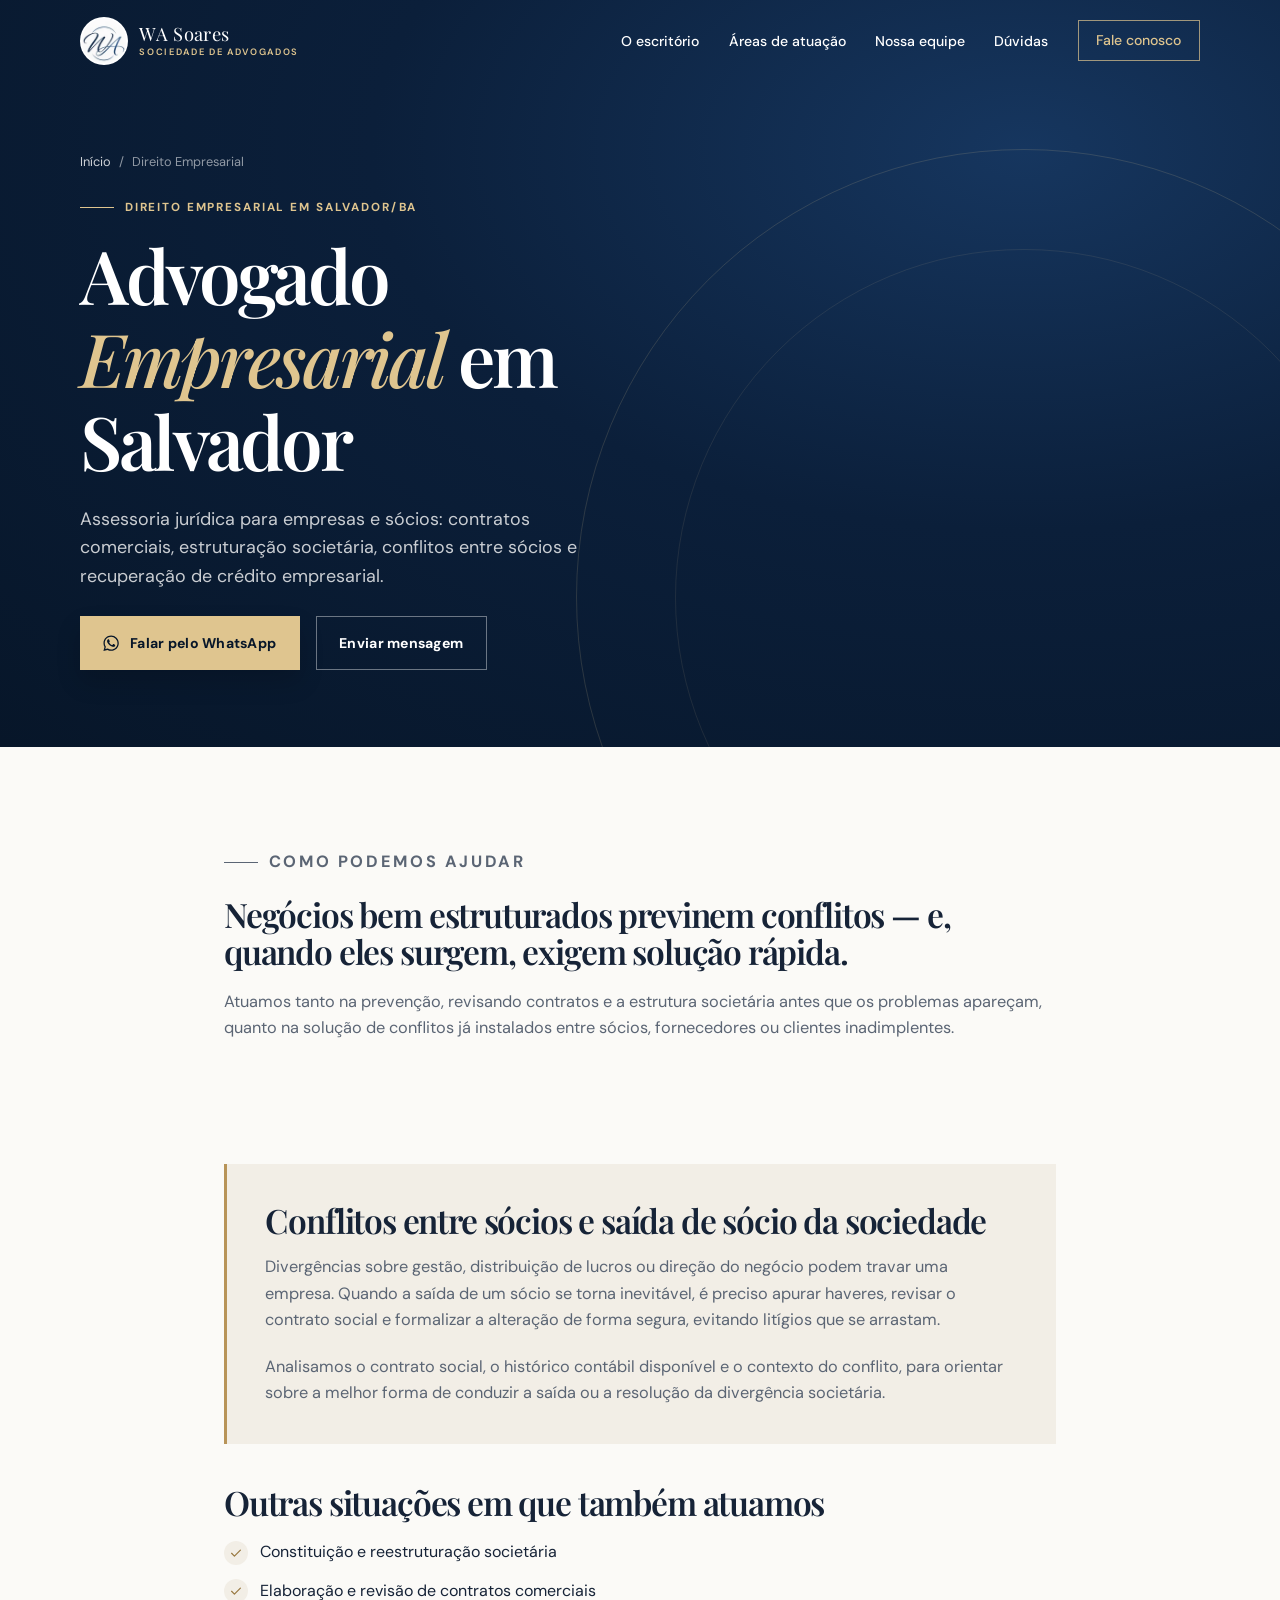
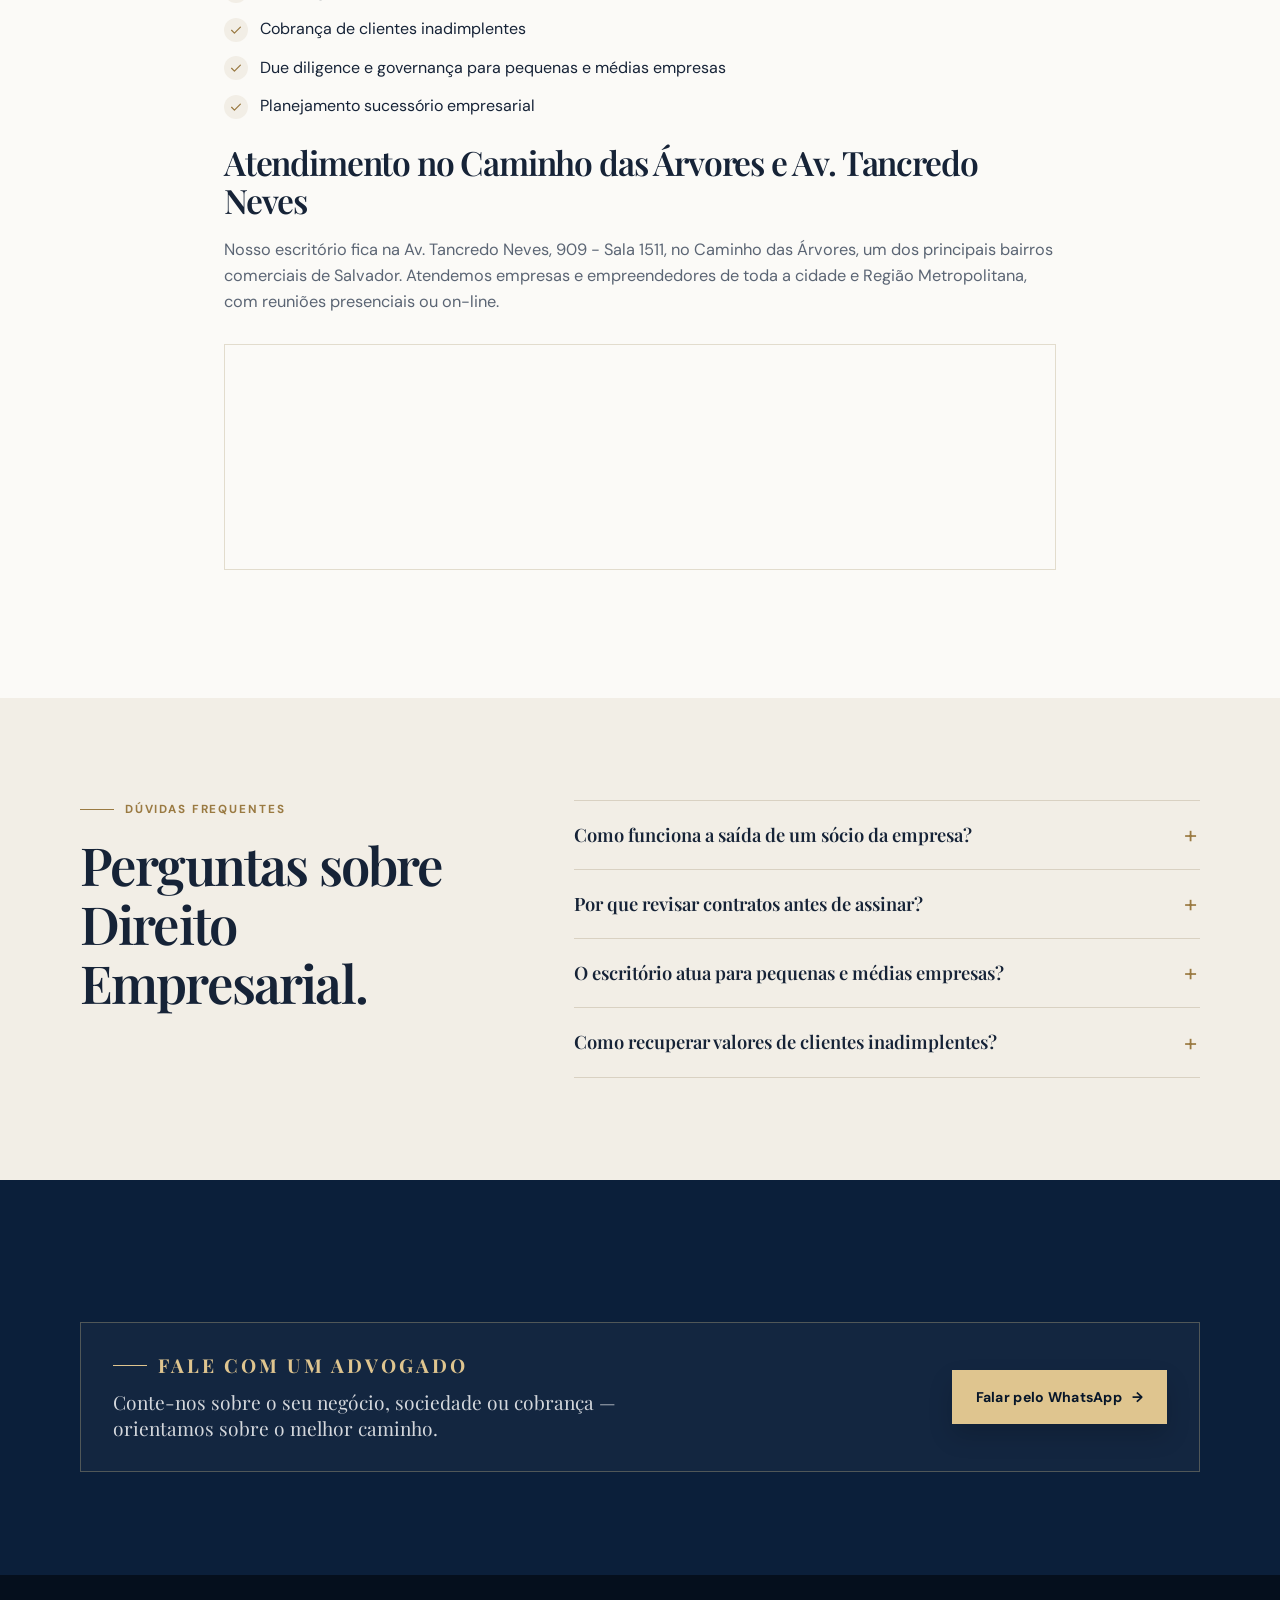
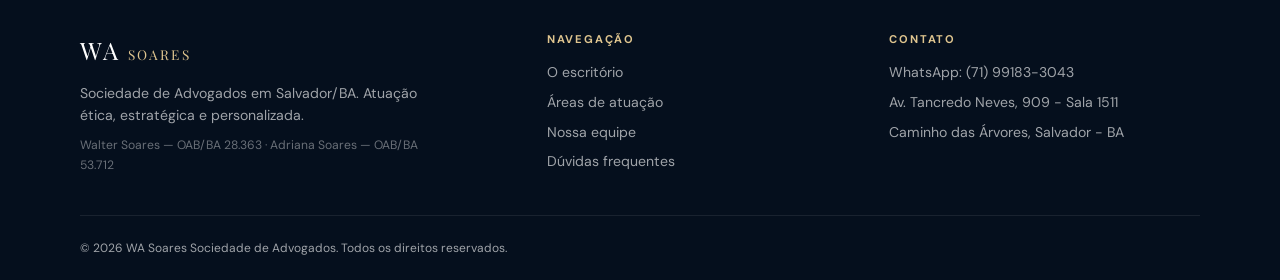
<file: advogado-empresarial-salvador/index.html>
<!DOCTYPE html>
<html lang="pt-BR">
<head>
  <meta charset="UTF-8">
  <meta name="viewport" content="width=device-width, initial-scale=1.0">
  <title>Advogado Empresarial em Salvador | WA Soares</title>
  <meta name="description" content="Advogado empresarial em Salvador/BA: contratos societários, saída de sócio, cobranças empresariais e estruturação de negócios. Fale conosco.">
  <meta name="robots" content="index, follow, max-image-preview:large">
  <meta name="theme-color" content="#0b1f3a">
  <meta name="author" content="WA Soares Sociedade de Advogados">
  <meta name="geo.region" content="BR-BA">
  <meta name="geo.placename" content="Salvador">
  <meta name="geo.position" content="-12.9790005;-38.4577714">
  <meta name="ICBM" content="-12.9790005, -38.4577714">
  <link rel="canonical" href="https://awsadvocacia.adv.br/advogado-empresarial-salvador/">

  <meta property="og:type" content="website">
  <meta property="og:locale" content="pt_BR">
  <meta property="og:site_name" content="WA Soares Sociedade de Advogados">
  <meta property="og:url" content="https://awsadvocacia.adv.br/advogado-empresarial-salvador/">
  <meta property="og:title" content="Advogado Empresarial em Salvador | WA Soares">
  <meta property="og:description" content="Contratos societários, saída de sócio, cobranças empresariais e estruturação de negócios. Atendimento em Salvador/BA.">
  <meta property="og:image" content="https://awsadvocacia.adv.br/assets/images/site/og-wa-soares.jpg">
  <meta property="og:image:width" content="1200">
  <meta property="og:image:height" content="630">
  <meta name="twitter:card" content="summary_large_image">
  <meta name="twitter:title" content="Advogado Empresarial em Salvador | WA Soares">
  <meta name="twitter:description" content="Contratos societários, saída de sócio, cobranças empresariais e estruturação de negócios. Atendimento em Salvador/BA.">
  <meta name="twitter:image" content="https://awsadvocacia.adv.br/assets/images/site/og-wa-soares.jpg">

  <link rel="icon" type="image/png" sizes="32x32" href="../assets/images/site/monograma-32.png">
  <link rel="icon" type="image/png" sizes="192x192" href="../assets/images/site/monograma-192.png">
  <link rel="apple-touch-icon" href="../assets/images/site/monograma-180.png">

  <link rel="preconnect" href="https://fonts.googleapis.com">
  <link rel="preconnect" href="https://fonts.gstatic.com" crossorigin>
  <link href="https://fonts.googleapis.com/css2?family=DM+Sans:wght@400;500;600;700&family=Playfair+Display:ital,wght@0,500;0,600;0,700;1,500&display=swap" rel="stylesheet">
  <link rel="stylesheet" href="../style.css">

  <script type="application/ld+json">
  {
  "@context": "https://schema.org",
  "@graph": [
    {
      "@type": "LegalService",
      "@id": "https://awsadvocacia.adv.br/advogado-empresarial-salvador/#servico",
      "name": "Direito Empresarial — WA Soares Sociedade de Advogados",
      "url": "https://awsadvocacia.adv.br/advogado-empresarial-salvador/",
      "description": "Advogado empresarial em Salvador/BA: contratos societários, saída de sócio, cobranças empresariais e estruturação de negócios. Fale conosco.",
      "image": "https://awsadvocacia.adv.br/assets/images/site/og-wa-soares.jpg",
      "serviceType": "Direito Empresarial",
      "areaServed": {
        "@type": "City",
        "name": "Salvador"
      },
      "provider": {
        "@type": "LegalService",
        "@id": "https://awsadvocacia.adv.br/#escritorio",
        "name": "WA Soares Sociedade de Advogados",
        "url": "https://awsadvocacia.adv.br/",
        "telephone": "+55-71-99183-3043",
        "address": {
          "@type": "PostalAddress",
          "streetAddress": "Av. Tancredo Neves, 909 - Sala 1511, Caminho das Árvores",
          "addressLocality": "Salvador",
          "addressRegion": "BA",
          "postalCode": "41820-020",
          "addressCountry": "BR"
        },
        "geo": {
          "@type": "GeoCoordinates",
          "latitude": -12.9790005,
          "longitude": -38.4577714
        }
      }
    },
    {
      "@type": "BreadcrumbList",
      "itemListElement": [
        {
          "@type": "ListItem",
          "position": 1,
          "name": "Início",
          "item": "https://awsadvocacia.adv.br/"
        },
        {
          "@type": "ListItem",
          "position": 2,
          "name": "Direito Empresarial",
          "item": "https://awsadvocacia.adv.br/advogado-empresarial-salvador/"
        }
      ]
    },
    {
      "@type": "FAQPage",
      "mainEntity": [
        {
          "@type": "Question",
          "name": "Como funciona a saída de um sócio da empresa?",
          "acceptedAnswer": {
            "@type": "Answer",
            "text": "Envolve a apuração de haveres (o valor devido ao sócio que sai), a revisão do contrato social e o registro da alteração nos órgãos competentes. O processo pode ser consensual ou, em caso de divergência, exigir negociação ou ação judicial."
          }
        },
        {
          "@type": "Question",
          "name": "Por que revisar contratos antes de assinar?",
          "acceptedAnswer": {
            "@type": "Answer",
            "text": "Um contrato bem redigido previne disputas futuras, deixando claras as obrigações, prazos, penalidades e formas de solução de conflitos entre as partes."
          }
        },
        {
          "@type": "Question",
          "name": "O escritório atua para pequenas e médias empresas?",
          "acceptedAnswer": {
            "@type": "Answer",
            "text": "Sim. Atendemos empresários e pequenas e médias empresas em questões societárias, contratuais e de cobrança, com orientação direta e linguagem acessível."
          }
        },
        {
          "@type": "Question",
          "name": "Como recuperar valores de clientes inadimplentes?",
          "acceptedAnswer": {
            "@type": "Answer",
            "text": "Depende do caso: é possível tentar a negociação extrajudicial, a emissão de protesto ou, quando necessário, a cobrança judicial com base nos documentos que comprovam a dívida."
          }
        }
      ]
    }
  ]
}
  </script>
</head>
<body>
  <a class="skip-link" href="#conteudo">Pular para o conteúdo</a>
  <header class="site-header" id="topo">
    <nav class="nav container" aria-label="Navegação principal">
      <a class="brand" href="../" aria-label="WA Soares Sociedade de Advogados — início">
        <picture><source srcset="../assets/images/site/monograma-96.webp" type="image/webp"><img src="../assets/images/site/monograma-96.png" alt="" width="48" height="48"></picture>
        <span class="brand-name">WA Soares<small>Sociedade de Advogados</small></span>
      </a>
      <button class="menu-toggle" id="menu-toggle" type="button" aria-expanded="false" aria-controls="menu" aria-label="Abrir menu"><span></span><span></span><span></span></button>
      <ul class="menu" id="menu">
        <li><a href="../#escritorio">O escritório</a></li>
        <li><a href="../#areas">Áreas de atuação</a></li>
        <li><a href="../#equipe">Nossa equipe</a></li>
        <li><a href="../#duvidas">Dúvidas</a></li>
        <li><a class="nav-contact" href="../#contato">Fale conosco</a></li>
      </ul>
    </nav>
  </header>

  <main id="conteudo">
    <section class="hero hero--page" aria-labelledby="hero-title">
      <div class="hero-shape" aria-hidden="true"></div>
      <div class="container">
        <ol class="breadcrumb">
          <li><a href="../">Início</a></li>
          <li aria-current="page">Direito Empresarial</li>
        </ol>
        <div class="hero-content">
          <p class="eyebrow">Direito Empresarial em Salvador/BA</p>
          <h1 id="hero-title">Advogado <em>Empresarial</em> em Salvador</h1>
          <p class="hero-text">Assessoria jurídica para empresas e sócios: contratos comerciais, estruturação societária, conflitos entre sócios e recuperação de crédito empresarial.</p>
          <div class="hero-actions">
            <a class="button button-primary" href="https://wa.me/5571991833043?text=Ol%C3%A1%21%20Vim%20pelo%20site%20da%20WA%20Soares%20e%20preciso%20de%20ajuda%20com%20uma%20quest%C3%A3o%20de%20Direito%20Empresarial." target="_blank" rel="noopener" data-cta="advogado-empresarial-salvador-whatsapp">
              <svg class="icon" aria-hidden="true"><use href="#i-whatsapp"></use></svg> Falar pelo WhatsApp
            </a>
            <a class="button button-ghost" href="../#contato">Enviar mensagem</a>
          </div>
        </div>
      </div>
    </section>

    <section class="topic section" aria-labelledby="topic-title">
      <div class="container">
        <p class="eyebrow">Como podemos ajudar</p>
        <h2 id="topic-title">Negócios bem estruturados previnem conflitos — e, quando eles surgem, exigem solução rápida.</h2>
        <p>Atuamos tanto na prevenção, revisando contratos e a estrutura societária antes que os problemas apareçam, quanto na solução de conflitos já instalados entre sócios, fornecedores ou clientes inadimplentes.</p>
      </div>
    </section>

    <section class="topic section" style="padding-top:0" aria-labelledby="highlight-title">
      <div class="container">
        <div class="topic-highlight">
          <h2 id="highlight-title">Conflitos entre sócios e saída de sócio da sociedade</h2>
          <p>Divergências sobre gestão, distribuição de lucros ou direção do negócio podem travar uma empresa. Quando a saída de um sócio se torna inevitável, é preciso apurar haveres, revisar o contrato social e formalizar a alteração de forma segura, evitando litígios que se arrastam.</p>
          <p>Analisamos o contrato social, o histórico contábil disponível e o contexto do conflito, para orientar sobre a melhor forma de conduzir a saída ou a resolução da divergência societária.</p>
        </div>

        <h2>Outras situações em que também atuamos</h2>
        <ul>
          <li><svg class="icon" aria-hidden="true"><use href="#i-check"></use></svg>Constituição e reestruturação societária</li>
          <li><svg class="icon" aria-hidden="true"><use href="#i-check"></use></svg>Elaboração e revisão de contratos comerciais</li>
          <li><svg class="icon" aria-hidden="true"><use href="#i-check"></use></svg>Cobrança de clientes inadimplentes</li>
          <li><svg class="icon" aria-hidden="true"><use href="#i-check"></use></svg>Due diligence e governança para pequenas e médias empresas</li>
          <li><svg class="icon" aria-hidden="true"><use href="#i-check"></use></svg>Planejamento sucessório empresarial</li>
        </ul>

        <h2>Atendimento no Caminho das Árvores e Av. Tancredo Neves</h2>
        <p>Nosso escritório fica na Av. Tancredo Neves, 909 - Sala 1511, no Caminho das Árvores, um dos principais bairros comerciais de Salvador. Atendemos empresas e empreendedores de toda a cidade e Região Metropolitana, com reuniões presenciais ou on-line.</p>
        <div class="contact-map contact-map--light">
          <iframe src="https://www.google.com/maps?q=Av.%20Tancredo%20Neves%2C%20909%20-%20Sala%201511%2C%20Caminho%20das%20%C3%81rvores%2C%20Salvador%20-%20BA%2C%2041820-020&output=embed" title="Localização da WA Soares Sociedade de Advogados no Google Maps" loading="lazy" referrerpolicy="no-referrer-when-downgrade"></iframe>
        </div>
      </div>
    </section>

    <section class="faq section" aria-labelledby="faq-title">
      <div class="container faq-grid">
        <div><p class="eyebrow">Dúvidas frequentes</p><h2 id="faq-title">Perguntas sobre Direito Empresarial.</h2></div>
        <div class="faq-list">
          <details><summary>Como funciona a saída de um sócio da empresa?</summary><p>Envolve a apuração de haveres (o valor devido ao sócio que sai), a revisão do contrato social e o registro da alteração nos órgãos competentes. O processo pode ser consensual ou, em caso de divergência, exigir negociação ou ação judicial.</p></details>
          <details><summary>Por que revisar contratos antes de assinar?</summary><p>Um contrato bem redigido previne disputas futuras, deixando claras as obrigações, prazos, penalidades e formas de solução de conflitos entre as partes.</p></details>
          <details><summary>O escritório atua para pequenas e médias empresas?</summary><p>Sim. Atendemos empresários e pequenas e médias empresas em questões societárias, contratuais e de cobrança, com orientação direta e linguagem acessível.</p></details>
          <details><summary>Como recuperar valores de clientes inadimplentes?</summary><p>Depende do caso: é possível tentar a negociação extrajudicial, a emissão de protesto ou, quando necessário, a cobrança judicial com base nos documentos que comprovam a dívida.</p></details>
        </div>
      </div>
    </section>

    <section class="practice section" aria-labelledby="cta-title">
      <div class="container">
        <div class="areas-cta">
          <div><p class="eyebrow" style="margin-bottom:.6rem">Fale com um advogado</p><p id="cta-title">Conte-nos sobre o seu negócio, sociedade ou cobrança — orientamos sobre o melhor caminho.</p></div>
          <a class="button button-primary" href="https://wa.me/5571991833043?text=Ol%C3%A1%21%20Vim%20pelo%20site%20da%20WA%20Soares%20e%20preciso%20de%20ajuda%20com%20uma%20quest%C3%A3o%20de%20Direito%20Empresarial." target="_blank" rel="noopener">Falar pelo WhatsApp <span aria-hidden="true">→</span></a>
        </div>
      </div>
    </section>
  </main>

  <footer>
    <div class="container footer-grid">
      <div class="footer-about">
        <a class="footer-brand" href="../">WA <span>SOARES</span></a>
        <p>Sociedade de Advogados em Salvador/BA. Atuação ética, estratégica e personalizada.</p>
        <p class="footer-oab">Walter Soares — OAB/BA 28.363 · Adriana Soares — OAB/BA 53.712</p>
      </div>
      <nav aria-label="Rodapé">
        <p class="footer-title">Navegação</p>
        <ul>
          <li><a href="../#escritorio">O escritório</a></li>
          <li><a href="../#areas">Áreas de atuação</a></li>
          <li><a href="../#equipe">Nossa equipe</a></li>
          <li><a href="../#duvidas">Dúvidas frequentes</a></li>
        </ul>
      </nav>
      <div>
        <p class="footer-title">Contato</p>
        <ul>
          <li><a href="https://wa.me/5571991833043" target="_blank" rel="noopener">WhatsApp: (71) 99183-3043</a></li>
          <li>Av. Tancredo Neves, 909 - Sala 1511</li>
          <li>Caminho das Árvores, Salvador - BA</li>
        </ul>
      </div>
    </div>
    <div class="container footer-bottom"><p>© <span id="year">2026</span> WA Soares Sociedade de Advogados. Todos os direitos reservados.</p></div>
  </footer>

  <a class="whatsapp-float" href="https://wa.me/5571991833043?text=Ol%C3%A1%21%20Vim%20pelo%20site%20da%20WA%20Soares%20e%20preciso%20de%20ajuda%20com%20uma%20quest%C3%A3o%20de%20Direito%20Empresarial." target="_blank" rel="noopener" aria-label="Fale conosco pelo WhatsApp" data-cta="float-whatsapp">
    <svg class="icon" aria-hidden="true"><use href="#i-whatsapp"></use></svg>
  </a>

  <svg width="0" height="0" style="position:absolute" aria-hidden="true">
    <symbol id="i-whatsapp" viewBox="0 0 24 24"><path fill="currentColor" d="M17.47 14.38c-.3-.15-1.76-.87-2.03-.97-.27-.1-.47-.15-.67.15-.2.3-.77.97-.94 1.17-.17.2-.35.22-.64.07-.3-.15-1.26-.46-2.39-1.47-.88-.79-1.48-1.76-1.65-2.06-.17-.3-.02-.46.13-.61.13-.13.3-.35.45-.52.15-.17.2-.3.3-.5.1-.2.05-.37-.02-.52-.08-.15-.67-1.61-.92-2.21-.24-.58-.49-.5-.67-.51h-.57c-.2 0-.52.07-.79.37-.27.3-1.04 1.02-1.04 2.48s1.07 2.88 1.21 3.08c.15.2 2.1 3.2 5.08 4.49.71.31 1.26.49 1.69.63.71.23 1.36.2 1.87.12.57-.08 1.76-.72 2.01-1.41.25-.7.25-1.29.17-1.41-.07-.13-.27-.2-.57-.35M12.05 21.5h-.01a9.4 9.4 0 0 1-4.8-1.31l-.34-.2-3.57.93.95-3.48-.22-.36a9.4 9.4 0 0 1-1.44-5.02c0-5.2 4.23-9.43 9.44-9.43a9.37 9.37 0 0 1 6.67 2.77 9.37 9.37 0 0 1 2.76 6.67c0 5.2-4.24 9.43-9.44 9.43m8.03-17.46A11.3 11.3 0 0 0 12.05.72C5.8.72.7 5.8.7 12.06c0 2 .52 3.95 1.52 5.67L.6 23.64l6.04-1.58a11.3 11.3 0 0 0 5.4 1.38h.01c6.25 0 11.34-5.09 11.34-11.34 0-3.03-1.18-5.88-3.32-8.02"/></symbol>
    <symbol id="i-check" viewBox="0 0 24 24"><path fill="none" stroke="currentColor" stroke-width="2" stroke-linecap="round" stroke-linejoin="round" d="M5 12.5l4.5 4.5L19 7.5"/></symbol>
    <symbol id="i-pin" viewBox="0 0 24 24"><path fill="none" stroke="currentColor" stroke-width="1.6" stroke-linecap="round" stroke-linejoin="round" d="M12 21s-7-6.1-7-11.5a7 7 0 0 1 14 0C19 14.9 12 21 12 21Z"/><circle cx="12" cy="9.5" r="2.5" fill="none" stroke="currentColor" stroke-width="1.6"/></symbol>
  </svg>

  <script src="../script.js" defer></script>
</body>
</html>
</file>
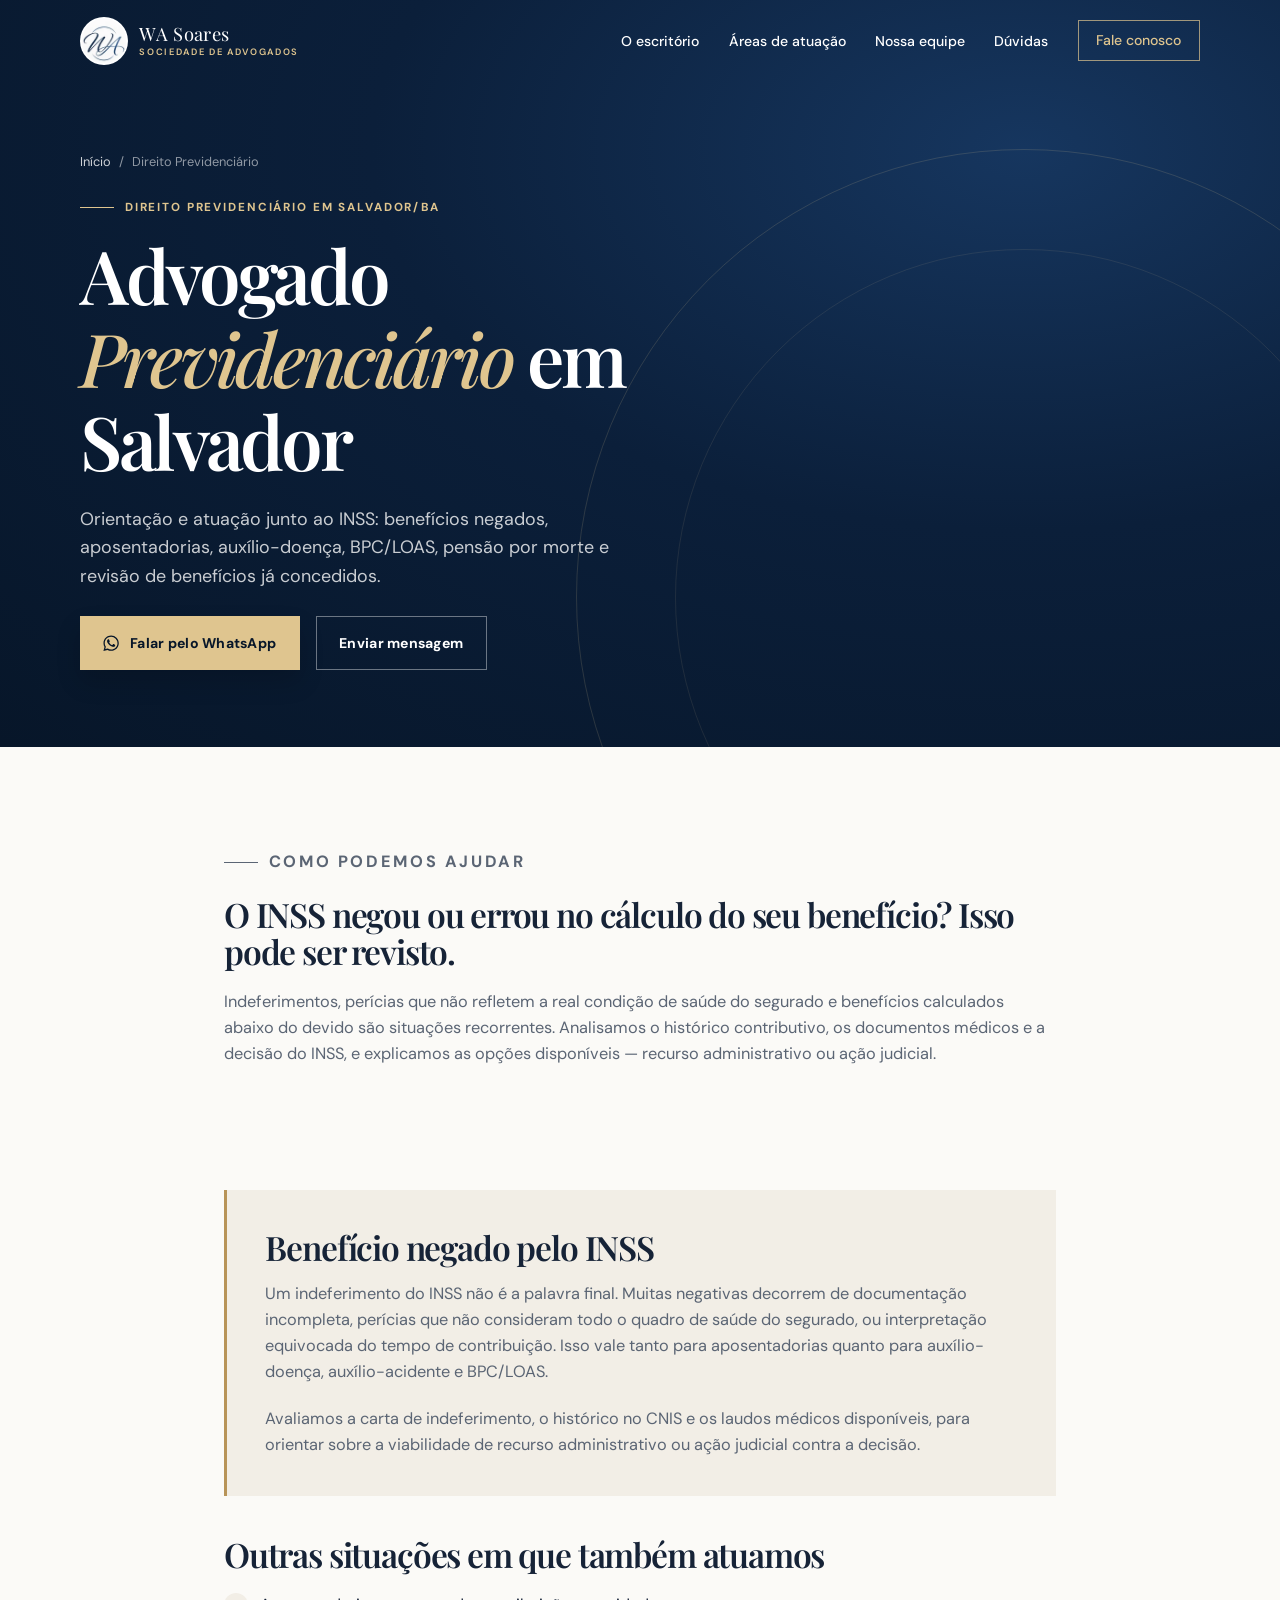
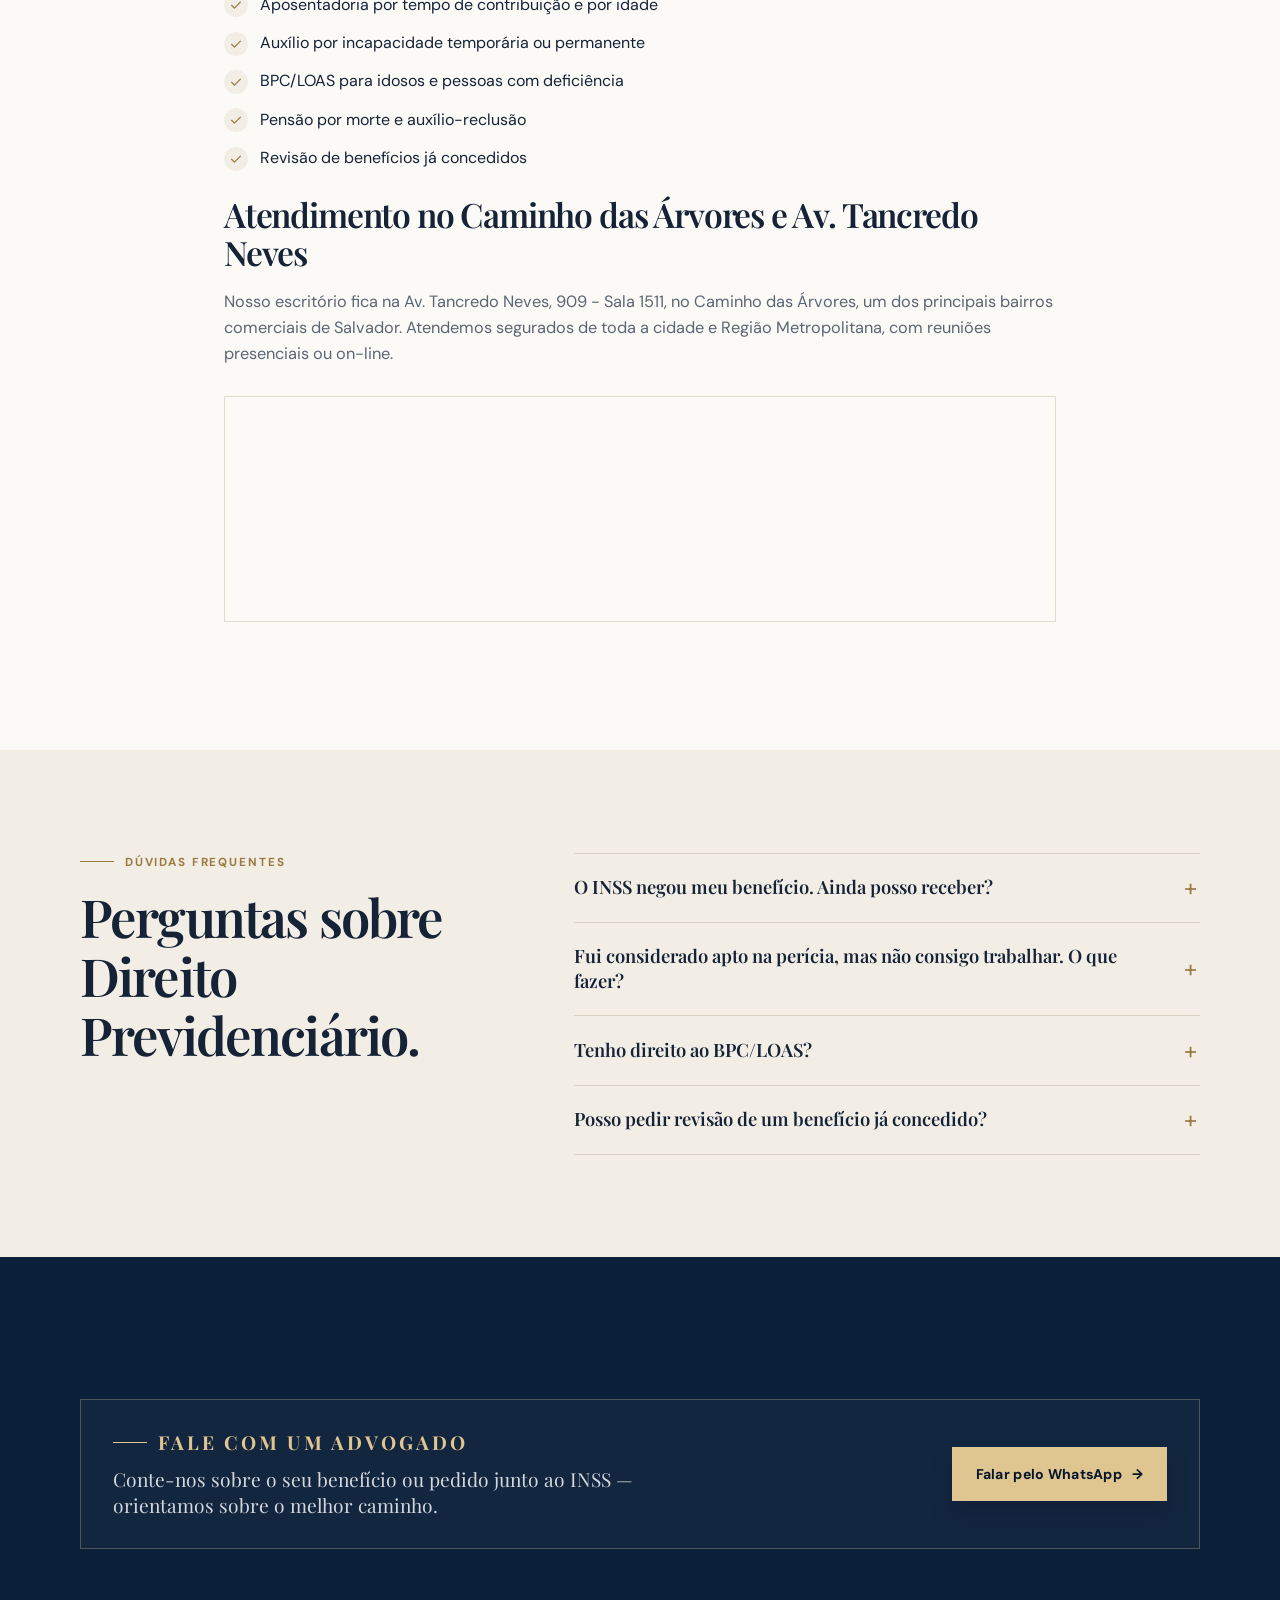
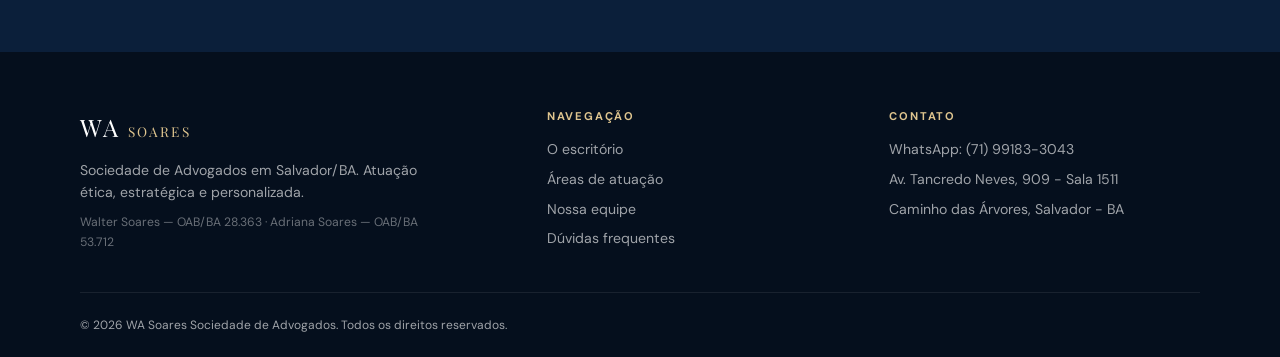
<file: advogado-previdenciario-salvador/index.html>
<!DOCTYPE html>
<html lang="pt-BR">
<head>
  <meta charset="UTF-8">
  <meta name="viewport" content="width=device-width, initial-scale=1.0">
  <title>Advogado Previdenciário em Salvador | WA Soares</title>
  <meta name="description" content="Advogado previdenciário em Salvador/BA: benefício negado pelo INSS, aposentadoria, auxílio-doença, BPC/LOAS e pensão por morte. Fale conosco.">
  <meta name="robots" content="index, follow, max-image-preview:large">
  <meta name="theme-color" content="#0b1f3a">
  <meta name="author" content="WA Soares Sociedade de Advogados">
  <meta name="geo.region" content="BR-BA">
  <meta name="geo.placename" content="Salvador">
  <meta name="geo.position" content="-12.9790005;-38.4577714">
  <meta name="ICBM" content="-12.9790005, -38.4577714">
  <link rel="canonical" href="https://awsadvocacia.adv.br/advogado-previdenciario-salvador/">

  <meta property="og:type" content="website">
  <meta property="og:locale" content="pt_BR">
  <meta property="og:site_name" content="WA Soares Sociedade de Advogados">
  <meta property="og:url" content="https://awsadvocacia.adv.br/advogado-previdenciario-salvador/">
  <meta property="og:title" content="Advogado Previdenciário em Salvador | WA Soares">
  <meta property="og:description" content="Benefício negado pelo INSS, aposentadoria, auxílio-doença, BPC/LOAS e pensão por morte. Atendimento em Salvador/BA.">
  <meta property="og:image" content="https://awsadvocacia.adv.br/assets/images/site/og-wa-soares.jpg">
  <meta property="og:image:width" content="1200">
  <meta property="og:image:height" content="630">
  <meta name="twitter:card" content="summary_large_image">
  <meta name="twitter:title" content="Advogado Previdenciário em Salvador | WA Soares">
  <meta name="twitter:description" content="Benefício negado pelo INSS, aposentadoria, auxílio-doença, BPC/LOAS e pensão por morte. Atendimento em Salvador/BA.">
  <meta name="twitter:image" content="https://awsadvocacia.adv.br/assets/images/site/og-wa-soares.jpg">

  <link rel="icon" type="image/png" sizes="32x32" href="../assets/images/site/monograma-32.png">
  <link rel="icon" type="image/png" sizes="192x192" href="../assets/images/site/monograma-192.png">
  <link rel="apple-touch-icon" href="../assets/images/site/monograma-180.png">

  <link rel="preconnect" href="https://fonts.googleapis.com">
  <link rel="preconnect" href="https://fonts.gstatic.com" crossorigin>
  <link href="https://fonts.googleapis.com/css2?family=DM+Sans:wght@400;500;600;700&family=Playfair+Display:ital,wght@0,500;0,600;0,700;1,500&display=swap" rel="stylesheet">
  <link rel="stylesheet" href="../style.css">

  <script type="application/ld+json">
  {
  "@context": "https://schema.org",
  "@graph": [
    {
      "@type": "LegalService",
      "@id": "https://awsadvocacia.adv.br/advogado-previdenciario-salvador/#servico",
      "name": "Direito Previdenciário — WA Soares Sociedade de Advogados",
      "url": "https://awsadvocacia.adv.br/advogado-previdenciario-salvador/",
      "description": "Advogado previdenciário em Salvador/BA: benefício negado pelo INSS, aposentadoria, auxílio-doença, BPC/LOAS e pensão por morte. Fale conosco.",
      "image": "https://awsadvocacia.adv.br/assets/images/site/og-wa-soares.jpg",
      "serviceType": "Direito Previdenciário",
      "areaServed": {
        "@type": "City",
        "name": "Salvador"
      },
      "provider": {
        "@type": "LegalService",
        "@id": "https://awsadvocacia.adv.br/#escritorio",
        "name": "WA Soares Sociedade de Advogados",
        "url": "https://awsadvocacia.adv.br/",
        "telephone": "+55-71-99183-3043",
        "address": {
          "@type": "PostalAddress",
          "streetAddress": "Av. Tancredo Neves, 909 - Sala 1511, Caminho das Árvores",
          "addressLocality": "Salvador",
          "addressRegion": "BA",
          "postalCode": "41820-020",
          "addressCountry": "BR"
        },
        "geo": {
          "@type": "GeoCoordinates",
          "latitude": -12.9790005,
          "longitude": -38.4577714
        }
      }
    },
    {
      "@type": "BreadcrumbList",
      "itemListElement": [
        {
          "@type": "ListItem",
          "position": 1,
          "name": "Início",
          "item": "https://awsadvocacia.adv.br/"
        },
        {
          "@type": "ListItem",
          "position": 2,
          "name": "Direito Previdenciário",
          "item": "https://awsadvocacia.adv.br/advogado-previdenciario-salvador/"
        }
      ]
    },
    {
      "@type": "FAQPage",
      "mainEntity": [
        {
          "@type": "Question",
          "name": "O INSS negou meu benefício. Ainda posso receber?",
          "acceptedAnswer": {
            "@type": "Answer",
            "text": "Sim, na maioria dos casos. É possível apresentar recurso administrativo ou ingressar com ação judicial, reunindo documentos e laudos que comprovem o direito ao benefício."
          }
        },
        {
          "@type": "Question",
          "name": "Fui considerado apto na perícia, mas não consigo trabalhar. O que fazer?",
          "acceptedAnswer": {
            "@type": "Answer",
            "text": "É possível contestar o resultado da perícia administrativa, inclusive judicialmente, apresentando laudos médicos próprios e outras provas da incapacidade."
          }
        },
        {
          "@type": "Question",
          "name": "Tenho direito ao BPC/LOAS?",
          "acceptedAnswer": {
            "@type": "Answer",
            "text": "O BPC pode ser devido a idosos a partir de 65 anos ou pessoas com deficiência, de baixa renda familiar, conforme os critérios legais vigentes. Analisamos o seu caso para confirmar o enquadramento."
          }
        },
        {
          "@type": "Question",
          "name": "Posso pedir revisão de um benefício já concedido?",
          "acceptedAnswer": {
            "@type": "Answer",
            "text": "Sim, quando há indícios de que o valor foi calculado de forma incorreta ou de que períodos contributivos não foram considerados. Analisamos o histórico para avaliar a viabilidade da revisão."
          }
        }
      ]
    }
  ]
}
  </script>
</head>
<body>
  <a class="skip-link" href="#conteudo">Pular para o conteúdo</a>
  <header class="site-header" id="topo">
    <nav class="nav container" aria-label="Navegação principal">
      <a class="brand" href="../" aria-label="WA Soares Sociedade de Advogados — início">
        <picture><source srcset="../assets/images/site/monograma-96.webp" type="image/webp"><img src="../assets/images/site/monograma-96.png" alt="" width="48" height="48"></picture>
        <span class="brand-name">WA Soares<small>Sociedade de Advogados</small></span>
      </a>
      <button class="menu-toggle" id="menu-toggle" type="button" aria-expanded="false" aria-controls="menu" aria-label="Abrir menu"><span></span><span></span><span></span></button>
      <ul class="menu" id="menu">
        <li><a href="../#escritorio">O escritório</a></li>
        <li><a href="../#areas">Áreas de atuação</a></li>
        <li><a href="../#equipe">Nossa equipe</a></li>
        <li><a href="../#duvidas">Dúvidas</a></li>
        <li><a class="nav-contact" href="../#contato">Fale conosco</a></li>
      </ul>
    </nav>
  </header>

  <main id="conteudo">
    <section class="hero hero--page" aria-labelledby="hero-title">
      <div class="hero-shape" aria-hidden="true"></div>
      <div class="container">
        <ol class="breadcrumb">
          <li><a href="../">Início</a></li>
          <li aria-current="page">Direito Previdenciário</li>
        </ol>
        <div class="hero-content">
          <p class="eyebrow">Direito Previdenciário em Salvador/BA</p>
          <h1 id="hero-title">Advogado <em>Previdenciário</em> em Salvador</h1>
          <p class="hero-text">Orientação e atuação junto ao INSS: benefícios negados, aposentadorias, auxílio-doença, BPC/LOAS, pensão por morte e revisão de benefícios já concedidos.</p>
          <div class="hero-actions">
            <a class="button button-primary" href="https://wa.me/5571991833043?text=Ol%C3%A1%21%20Vim%20pelo%20site%20da%20WA%20Soares%20e%20preciso%20de%20ajuda%20com%20uma%20quest%C3%A3o%20de%20Direito%20Previdenci%C3%A1rio." target="_blank" rel="noopener" data-cta="advogado-previdenciario-salvador-whatsapp">
              <svg class="icon" aria-hidden="true"><use href="#i-whatsapp"></use></svg> Falar pelo WhatsApp
            </a>
            <a class="button button-ghost" href="../#contato">Enviar mensagem</a>
          </div>
        </div>
      </div>
    </section>

    <section class="topic section" aria-labelledby="topic-title">
      <div class="container">
        <p class="eyebrow">Como podemos ajudar</p>
        <h2 id="topic-title">O INSS negou ou errou no cálculo do seu benefício? Isso pode ser revisto.</h2>
        <p>Indeferimentos, perícias que não refletem a real condição de saúde do segurado e benefícios calculados abaixo do devido são situações recorrentes. Analisamos o histórico contributivo, os documentos médicos e a decisão do INSS, e explicamos as opções disponíveis — recurso administrativo ou ação judicial.</p>
      </div>
    </section>

    <section class="topic section" style="padding-top:0" aria-labelledby="highlight-title">
      <div class="container">
        <div class="topic-highlight">
          <h2 id="highlight-title">Benefício negado pelo INSS</h2>
          <p>Um indeferimento do INSS não é a palavra final. Muitas negativas decorrem de documentação incompleta, perícias que não consideram todo o quadro de saúde do segurado, ou interpretação equivocada do tempo de contribuição. Isso vale tanto para aposentadorias quanto para auxílio-doença, auxílio-acidente e BPC/LOAS.</p>
          <p>Avaliamos a carta de indeferimento, o histórico no CNIS e os laudos médicos disponíveis, para orientar sobre a viabilidade de recurso administrativo ou ação judicial contra a decisão.</p>
        </div>

        <h2>Outras situações em que também atuamos</h2>
        <ul>
          <li><svg class="icon" aria-hidden="true"><use href="#i-check"></use></svg>Aposentadoria por tempo de contribuição e por idade</li>
          <li><svg class="icon" aria-hidden="true"><use href="#i-check"></use></svg>Auxílio por incapacidade temporária ou permanente</li>
          <li><svg class="icon" aria-hidden="true"><use href="#i-check"></use></svg>BPC/LOAS para idosos e pessoas com deficiência</li>
          <li><svg class="icon" aria-hidden="true"><use href="#i-check"></use></svg>Pensão por morte e auxílio-reclusão</li>
          <li><svg class="icon" aria-hidden="true"><use href="#i-check"></use></svg>Revisão de benefícios já concedidos</li>
        </ul>

        <h2>Atendimento no Caminho das Árvores e Av. Tancredo Neves</h2>
        <p>Nosso escritório fica na Av. Tancredo Neves, 909 - Sala 1511, no Caminho das Árvores, um dos principais bairros comerciais de Salvador. Atendemos segurados de toda a cidade e Região Metropolitana, com reuniões presenciais ou on-line.</p>
        <div class="contact-map contact-map--light">
          <iframe src="https://www.google.com/maps?q=Av.%20Tancredo%20Neves%2C%20909%20-%20Sala%201511%2C%20Caminho%20das%20%C3%81rvores%2C%20Salvador%20-%20BA%2C%2041820-020&output=embed" title="Localização da WA Soares Sociedade de Advogados no Google Maps" loading="lazy" referrerpolicy="no-referrer-when-downgrade"></iframe>
        </div>
      </div>
    </section>

    <section class="faq section" aria-labelledby="faq-title">
      <div class="container faq-grid">
        <div><p class="eyebrow">Dúvidas frequentes</p><h2 id="faq-title">Perguntas sobre Direito Previdenciário.</h2></div>
        <div class="faq-list">
          <details><summary>O INSS negou meu benefício. Ainda posso receber?</summary><p>Sim, na maioria dos casos. É possível apresentar recurso administrativo ou ingressar com ação judicial, reunindo documentos e laudos que comprovem o direito ao benefício.</p></details>
          <details><summary>Fui considerado apto na perícia, mas não consigo trabalhar. O que fazer?</summary><p>É possível contestar o resultado da perícia administrativa, inclusive judicialmente, apresentando laudos médicos próprios e outras provas da incapacidade.</p></details>
          <details><summary>Tenho direito ao BPC/LOAS?</summary><p>O BPC pode ser devido a idosos a partir de 65 anos ou pessoas com deficiência, de baixa renda familiar, conforme os critérios legais vigentes. Analisamos o seu caso para confirmar o enquadramento.</p></details>
          <details><summary>Posso pedir revisão de um benefício já concedido?</summary><p>Sim, quando há indícios de que o valor foi calculado de forma incorreta ou de que períodos contributivos não foram considerados. Analisamos o histórico para avaliar a viabilidade da revisão.</p></details>
        </div>
      </div>
    </section>

    <section class="practice section" aria-labelledby="cta-title">
      <div class="container">
        <div class="areas-cta">
          <div><p class="eyebrow" style="margin-bottom:.6rem">Fale com um advogado</p><p id="cta-title">Conte-nos sobre o seu benefício ou pedido junto ao INSS — orientamos sobre o melhor caminho.</p></div>
          <a class="button button-primary" href="https://wa.me/5571991833043?text=Ol%C3%A1%21%20Vim%20pelo%20site%20da%20WA%20Soares%20e%20preciso%20de%20ajuda%20com%20uma%20quest%C3%A3o%20de%20Direito%20Previdenci%C3%A1rio." target="_blank" rel="noopener">Falar pelo WhatsApp <span aria-hidden="true">→</span></a>
        </div>
      </div>
    </section>
  </main>

  <footer>
    <div class="container footer-grid">
      <div class="footer-about">
        <a class="footer-brand" href="../">WA <span>SOARES</span></a>
        <p>Sociedade de Advogados em Salvador/BA. Atuação ética, estratégica e personalizada.</p>
        <p class="footer-oab">Walter Soares — OAB/BA 28.363 · Adriana Soares — OAB/BA 53.712</p>
      </div>
      <nav aria-label="Rodapé">
        <p class="footer-title">Navegação</p>
        <ul>
          <li><a href="../#escritorio">O escritório</a></li>
          <li><a href="../#areas">Áreas de atuação</a></li>
          <li><a href="../#equipe">Nossa equipe</a></li>
          <li><a href="../#duvidas">Dúvidas frequentes</a></li>
        </ul>
      </nav>
      <div>
        <p class="footer-title">Contato</p>
        <ul>
          <li><a href="https://wa.me/5571991833043" target="_blank" rel="noopener">WhatsApp: (71) 99183-3043</a></li>
          <li>Av. Tancredo Neves, 909 - Sala 1511</li>
          <li>Caminho das Árvores, Salvador - BA</li>
        </ul>
      </div>
    </div>
    <div class="container footer-bottom"><p>© <span id="year">2026</span> WA Soares Sociedade de Advogados. Todos os direitos reservados.</p></div>
  </footer>

  <a class="whatsapp-float" href="https://wa.me/5571991833043?text=Ol%C3%A1%21%20Vim%20pelo%20site%20da%20WA%20Soares%20e%20preciso%20de%20ajuda%20com%20uma%20quest%C3%A3o%20de%20Direito%20Previdenci%C3%A1rio." target="_blank" rel="noopener" aria-label="Fale conosco pelo WhatsApp" data-cta="float-whatsapp">
    <svg class="icon" aria-hidden="true"><use href="#i-whatsapp"></use></svg>
  </a>

  <svg width="0" height="0" style="position:absolute" aria-hidden="true">
    <symbol id="i-whatsapp" viewBox="0 0 24 24"><path fill="currentColor" d="M17.47 14.38c-.3-.15-1.76-.87-2.03-.97-.27-.1-.47-.15-.67.15-.2.3-.77.97-.94 1.17-.17.2-.35.22-.64.07-.3-.15-1.26-.46-2.39-1.47-.88-.79-1.48-1.76-1.65-2.06-.17-.3-.02-.46.13-.61.13-.13.3-.35.45-.52.15-.17.2-.3.3-.5.1-.2.05-.37-.02-.52-.08-.15-.67-1.61-.92-2.21-.24-.58-.49-.5-.67-.51h-.57c-.2 0-.52.07-.79.37-.27.3-1.04 1.02-1.04 2.48s1.07 2.88 1.21 3.08c.15.2 2.1 3.2 5.08 4.49.71.31 1.26.49 1.69.63.71.23 1.36.2 1.87.12.57-.08 1.76-.72 2.01-1.41.25-.7.25-1.29.17-1.41-.07-.13-.27-.2-.57-.35M12.05 21.5h-.01a9.4 9.4 0 0 1-4.8-1.31l-.34-.2-3.57.93.95-3.48-.22-.36a9.4 9.4 0 0 1-1.44-5.02c0-5.2 4.23-9.43 9.44-9.43a9.37 9.37 0 0 1 6.67 2.77 9.37 9.37 0 0 1 2.76 6.67c0 5.2-4.24 9.43-9.44 9.43m8.03-17.46A11.3 11.3 0 0 0 12.05.72C5.8.72.7 5.8.7 12.06c0 2 .52 3.95 1.52 5.67L.6 23.64l6.04-1.58a11.3 11.3 0 0 0 5.4 1.38h.01c6.25 0 11.34-5.09 11.34-11.34 0-3.03-1.18-5.88-3.32-8.02"/></symbol>
    <symbol id="i-check" viewBox="0 0 24 24"><path fill="none" stroke="currentColor" stroke-width="2" stroke-linecap="round" stroke-linejoin="round" d="M5 12.5l4.5 4.5L19 7.5"/></symbol>
    <symbol id="i-pin" viewBox="0 0 24 24"><path fill="none" stroke="currentColor" stroke-width="1.6" stroke-linecap="round" stroke-linejoin="round" d="M12 21s-7-6.1-7-11.5a7 7 0 0 1 14 0C19 14.9 12 21 12 21Z"/><circle cx="12" cy="9.5" r="2.5" fill="none" stroke="currentColor" stroke-width="1.6"/></symbol>
  </svg>

  <script src="../script.js" defer></script>
</body>
</html>
</file>
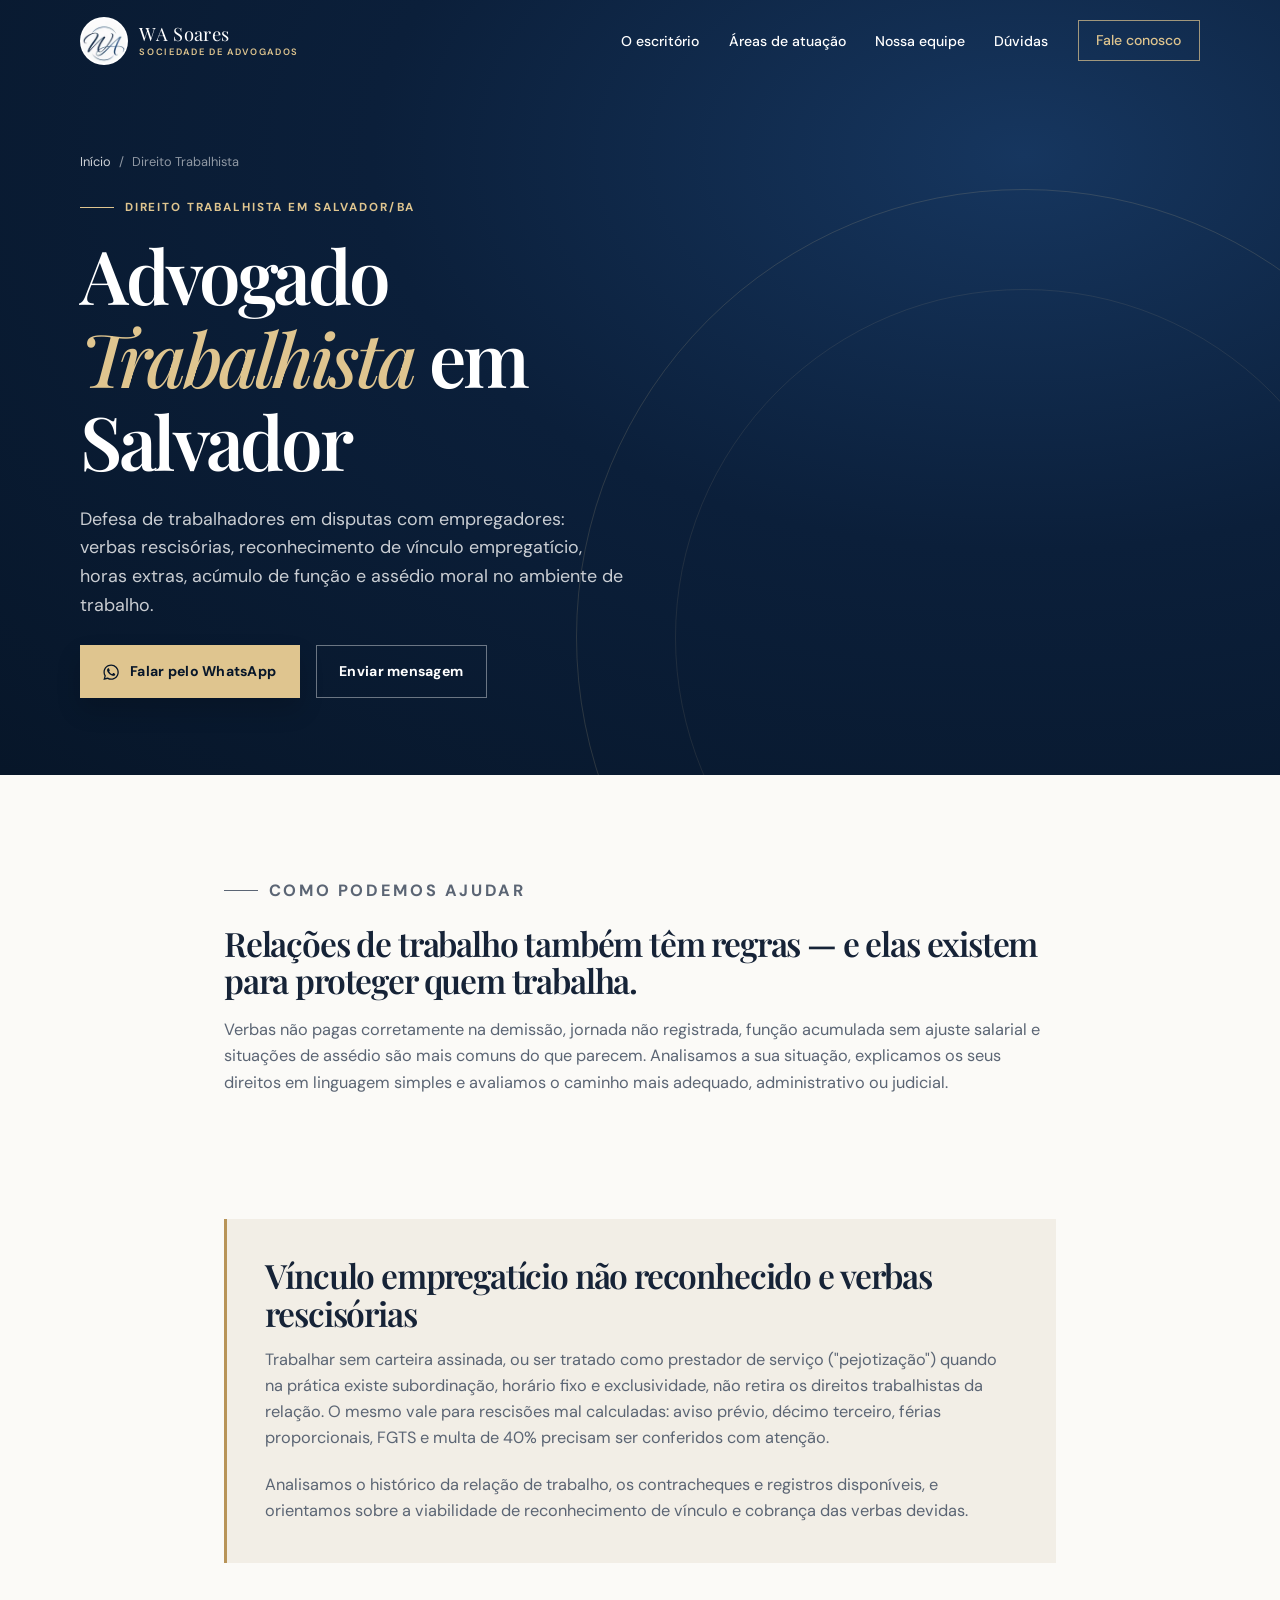
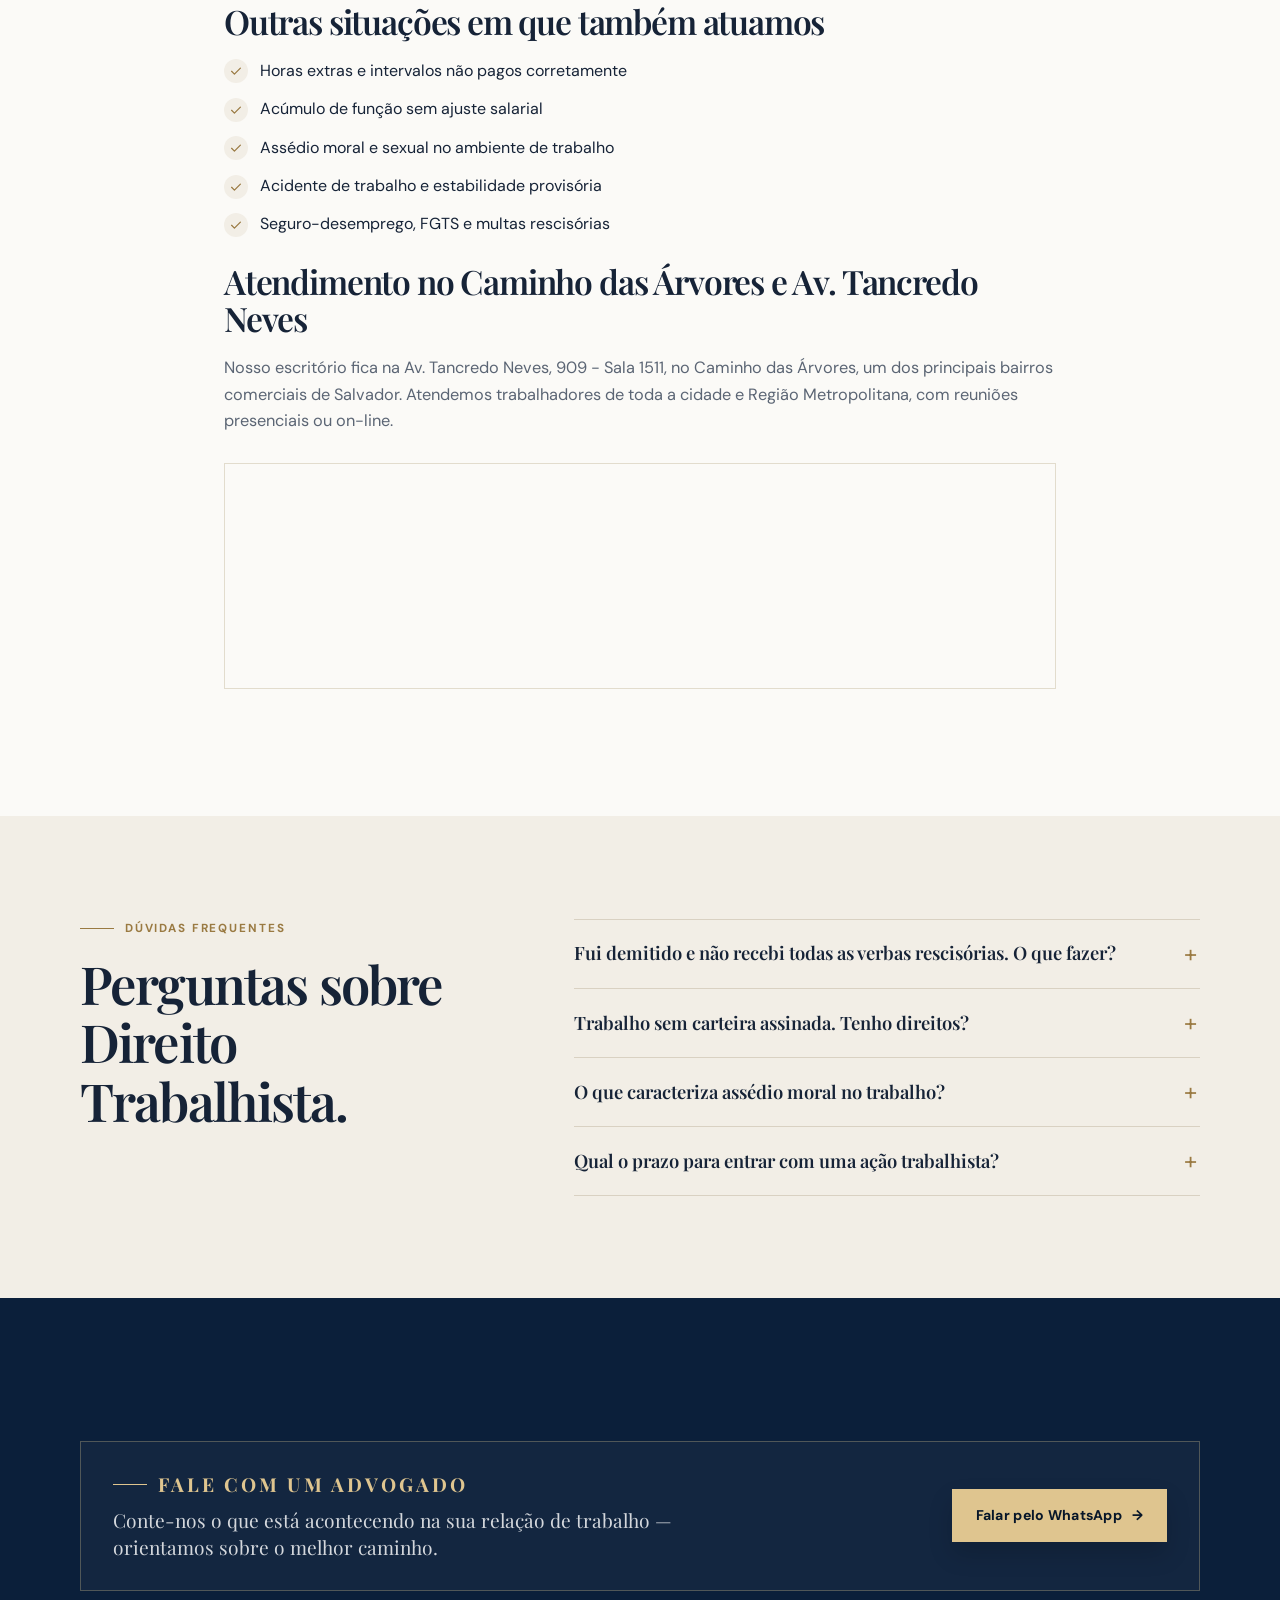
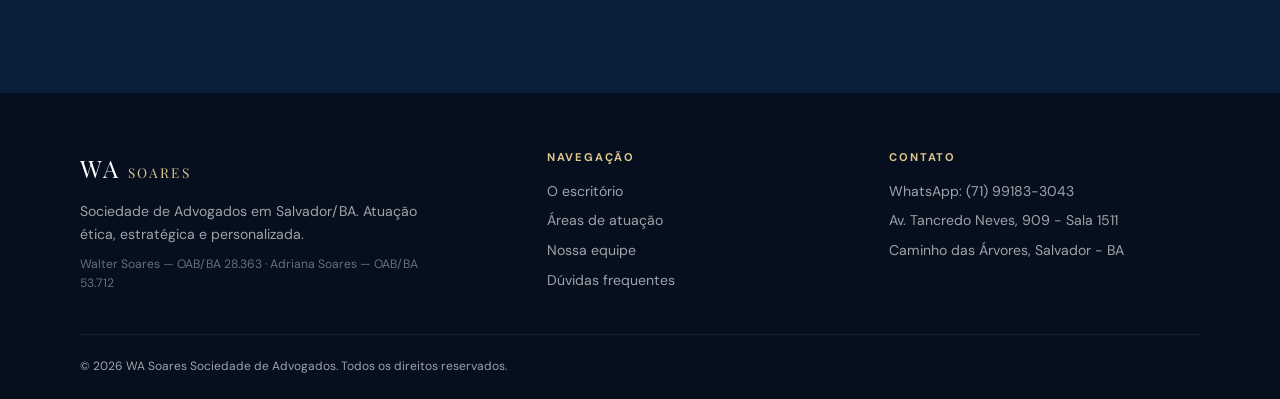
<file: advogado-trabalhista-salvador/index.html>
<!DOCTYPE html>
<html lang="pt-BR">
<head>
  <meta charset="UTF-8">
  <meta name="viewport" content="width=device-width, initial-scale=1.0">
  <title>Advogado Trabalhista em Salvador | WA Soares</title>
  <meta name="description" content="Advogado trabalhista em Salvador/BA: verbas rescisórias, vínculo empregatício, horas extras e assédio moral no trabalho. Fale conosco.">
  <meta name="robots" content="index, follow, max-image-preview:large">
  <meta name="theme-color" content="#0b1f3a">
  <meta name="author" content="WA Soares Sociedade de Advogados">
  <meta name="geo.region" content="BR-BA">
  <meta name="geo.placename" content="Salvador">
  <meta name="geo.position" content="-12.9790005;-38.4577714">
  <meta name="ICBM" content="-12.9790005, -38.4577714">
  <link rel="canonical" href="https://awsadvocacia.adv.br/advogado-trabalhista-salvador/">

  <meta property="og:type" content="website">
  <meta property="og:locale" content="pt_BR">
  <meta property="og:site_name" content="WA Soares Sociedade de Advogados">
  <meta property="og:url" content="https://awsadvocacia.adv.br/advogado-trabalhista-salvador/">
  <meta property="og:title" content="Advogado Trabalhista em Salvador | WA Soares">
  <meta property="og:description" content="Verbas rescisórias, reconhecimento de vínculo empregatício, horas extras e assédio moral no trabalho. Atendimento em Salvador/BA.">
  <meta property="og:image" content="https://awsadvocacia.adv.br/assets/images/site/og-wa-soares.jpg">
  <meta property="og:image:width" content="1200">
  <meta property="og:image:height" content="630">
  <meta name="twitter:card" content="summary_large_image">
  <meta name="twitter:title" content="Advogado Trabalhista em Salvador | WA Soares">
  <meta name="twitter:description" content="Verbas rescisórias, reconhecimento de vínculo empregatício, horas extras e assédio moral no trabalho. Atendimento em Salvador/BA.">
  <meta name="twitter:image" content="https://awsadvocacia.adv.br/assets/images/site/og-wa-soares.jpg">

  <link rel="icon" type="image/png" sizes="32x32" href="../assets/images/site/monograma-32.png">
  <link rel="icon" type="image/png" sizes="192x192" href="../assets/images/site/monograma-192.png">
  <link rel="apple-touch-icon" href="../assets/images/site/monograma-180.png">

  <link rel="preconnect" href="https://fonts.googleapis.com">
  <link rel="preconnect" href="https://fonts.gstatic.com" crossorigin>
  <link href="https://fonts.googleapis.com/css2?family=DM+Sans:wght@400;500;600;700&family=Playfair+Display:ital,wght@0,500;0,600;0,700;1,500&display=swap" rel="stylesheet">
  <link rel="stylesheet" href="../style.css">

  <script type="application/ld+json">
  {
  "@context": "https://schema.org",
  "@graph": [
    {
      "@type": "LegalService",
      "@id": "https://awsadvocacia.adv.br/advogado-trabalhista-salvador/#servico",
      "name": "Direito Trabalhista — WA Soares Sociedade de Advogados",
      "url": "https://awsadvocacia.adv.br/advogado-trabalhista-salvador/",
      "description": "Advogado trabalhista em Salvador/BA: verbas rescisórias, vínculo empregatício, horas extras e assédio moral no trabalho. Fale conosco.",
      "image": "https://awsadvocacia.adv.br/assets/images/site/og-wa-soares.jpg",
      "serviceType": "Direito Trabalhista",
      "areaServed": {
        "@type": "City",
        "name": "Salvador"
      },
      "provider": {
        "@type": "LegalService",
        "@id": "https://awsadvocacia.adv.br/#escritorio",
        "name": "WA Soares Sociedade de Advogados",
        "url": "https://awsadvocacia.adv.br/",
        "telephone": "+55-71-99183-3043",
        "address": {
          "@type": "PostalAddress",
          "streetAddress": "Av. Tancredo Neves, 909 - Sala 1511, Caminho das Árvores",
          "addressLocality": "Salvador",
          "addressRegion": "BA",
          "postalCode": "41820-020",
          "addressCountry": "BR"
        },
        "geo": {
          "@type": "GeoCoordinates",
          "latitude": -12.9790005,
          "longitude": -38.4577714
        }
      }
    },
    {
      "@type": "BreadcrumbList",
      "itemListElement": [
        {
          "@type": "ListItem",
          "position": 1,
          "name": "Início",
          "item": "https://awsadvocacia.adv.br/"
        },
        {
          "@type": "ListItem",
          "position": 2,
          "name": "Direito Trabalhista",
          "item": "https://awsadvocacia.adv.br/advogado-trabalhista-salvador/"
        }
      ]
    },
    {
      "@type": "FAQPage",
      "mainEntity": [
        {
          "@type": "Question",
          "name": "Fui demitido e não recebi todas as verbas rescisórias. O que fazer?",
          "acceptedAnswer": {
            "@type": "Answer",
            "text": "Reúna a carteira de trabalho, contracheques e o termo de rescisão e procure orientação jurídica. É possível calcular o que é devido e cobrar a diferença administrativa ou judicialmente, respeitado o prazo prescricional."
          }
        },
        {
          "@type": "Question",
          "name": "Trabalho sem carteira assinada. Tenho direitos?",
          "acceptedAnswer": {
            "@type": "Answer",
            "text": "Sim. Havendo subordinação, habitualidade e pessoalidade na prestação do serviço, é possível pedir o reconhecimento do vínculo empregatício e as verbas trabalhistas correspondentes, mesmo sem registro formal."
          }
        },
        {
          "@type": "Question",
          "name": "O que caracteriza assédio moral no trabalho?",
          "acceptedAnswer": {
            "@type": "Answer",
            "text": "Condutas abusivas e repetidas que expõem o trabalhador a situações humilhantes ou constrangedoras, afetando sua dignidade e saúde emocional. Cada caso é analisado conforme as provas e o contexto."
          }
        },
        {
          "@type": "Question",
          "name": "Qual o prazo para entrar com uma ação trabalhista?",
          "acceptedAnswer": {
            "@type": "Answer",
            "text": "Em regra, o trabalhador tem até 2 anos após o fim do contrato para reclamar, podendo cobrar verbas referentes aos últimos 5 anos da relação de trabalho. Por isso, é importante não deixar para buscar orientação depois desse prazo."
          }
        }
      ]
    }
  ]
}
  </script>
</head>
<body>
  <a class="skip-link" href="#conteudo">Pular para o conteúdo</a>
  <header class="site-header" id="topo">
    <nav class="nav container" aria-label="Navegação principal">
      <a class="brand" href="../" aria-label="WA Soares Sociedade de Advogados — início">
        <picture><source srcset="../assets/images/site/monograma-96.webp" type="image/webp"><img src="../assets/images/site/monograma-96.png" alt="" width="48" height="48"></picture>
        <span class="brand-name">WA Soares<small>Sociedade de Advogados</small></span>
      </a>
      <button class="menu-toggle" id="menu-toggle" type="button" aria-expanded="false" aria-controls="menu" aria-label="Abrir menu"><span></span><span></span><span></span></button>
      <ul class="menu" id="menu">
        <li><a href="../#escritorio">O escritório</a></li>
        <li><a href="../#areas">Áreas de atuação</a></li>
        <li><a href="../#equipe">Nossa equipe</a></li>
        <li><a href="../#duvidas">Dúvidas</a></li>
        <li><a class="nav-contact" href="../#contato">Fale conosco</a></li>
      </ul>
    </nav>
  </header>

  <main id="conteudo">
    <section class="hero hero--page" aria-labelledby="hero-title">
      <div class="hero-shape" aria-hidden="true"></div>
      <div class="container">
        <ol class="breadcrumb">
          <li><a href="../">Início</a></li>
          <li aria-current="page">Direito Trabalhista</li>
        </ol>
        <div class="hero-content">
          <p class="eyebrow">Direito Trabalhista em Salvador/BA</p>
          <h1 id="hero-title">Advogado <em>Trabalhista</em> em Salvador</h1>
          <p class="hero-text">Defesa de trabalhadores em disputas com empregadores: verbas rescisórias, reconhecimento de vínculo empregatício, horas extras, acúmulo de função e assédio moral no ambiente de trabalho.</p>
          <div class="hero-actions">
            <a class="button button-primary" href="https://wa.me/5571991833043?text=Ol%C3%A1%21%20Vim%20pelo%20site%20da%20WA%20Soares%20e%20preciso%20de%20ajuda%20com%20uma%20quest%C3%A3o%20de%20Direito%20Trabalhista." target="_blank" rel="noopener" data-cta="advogado-trabalhista-salvador-whatsapp">
              <svg class="icon" aria-hidden="true"><use href="#i-whatsapp"></use></svg> Falar pelo WhatsApp
            </a>
            <a class="button button-ghost" href="../#contato">Enviar mensagem</a>
          </div>
        </div>
      </div>
    </section>

    <section class="topic section" aria-labelledby="topic-title">
      <div class="container">
        <p class="eyebrow">Como podemos ajudar</p>
        <h2 id="topic-title">Relações de trabalho também têm regras — e elas existem para proteger quem trabalha.</h2>
        <p>Verbas não pagas corretamente na demissão, jornada não registrada, função acumulada sem ajuste salarial e situações de assédio são mais comuns do que parecem. Analisamos a sua situação, explicamos os seus direitos em linguagem simples e avaliamos o caminho mais adequado, administrativo ou judicial.</p>
      </div>
    </section>

    <section class="topic section" style="padding-top:0" aria-labelledby="highlight-title">
      <div class="container">
        <div class="topic-highlight">
          <h2 id="highlight-title">Vínculo empregatício não reconhecido e verbas rescisórias</h2>
          <p>Trabalhar sem carteira assinada, ou ser tratado como prestador de serviço ("pejotização") quando na prática existe subordinação, horário fixo e exclusividade, não retira os direitos trabalhistas da relação. O mesmo vale para rescisões mal calculadas: aviso prévio, décimo terceiro, férias proporcionais, FGTS e multa de 40% precisam ser conferidos com atenção.</p>
          <p>Analisamos o histórico da relação de trabalho, os contracheques e registros disponíveis, e orientamos sobre a viabilidade de reconhecimento de vínculo e cobrança das verbas devidas.</p>
        </div>

        <h2>Outras situações em que também atuamos</h2>
        <ul>
          <li><svg class="icon" aria-hidden="true"><use href="#i-check"></use></svg>Horas extras e intervalos não pagos corretamente</li>
          <li><svg class="icon" aria-hidden="true"><use href="#i-check"></use></svg>Acúmulo de função sem ajuste salarial</li>
          <li><svg class="icon" aria-hidden="true"><use href="#i-check"></use></svg>Assédio moral e sexual no ambiente de trabalho</li>
          <li><svg class="icon" aria-hidden="true"><use href="#i-check"></use></svg>Acidente de trabalho e estabilidade provisória</li>
          <li><svg class="icon" aria-hidden="true"><use href="#i-check"></use></svg>Seguro-desemprego, FGTS e multas rescisórias</li>
        </ul>

        <h2>Atendimento no Caminho das Árvores e Av. Tancredo Neves</h2>
        <p>Nosso escritório fica na Av. Tancredo Neves, 909 - Sala 1511, no Caminho das Árvores, um dos principais bairros comerciais de Salvador. Atendemos trabalhadores de toda a cidade e Região Metropolitana, com reuniões presenciais ou on-line.</p>
        <div class="contact-map contact-map--light">
          <iframe src="https://www.google.com/maps?q=Av.%20Tancredo%20Neves%2C%20909%20-%20Sala%201511%2C%20Caminho%20das%20%C3%81rvores%2C%20Salvador%20-%20BA%2C%2041820-020&output=embed" title="Localização da WA Soares Sociedade de Advogados no Google Maps" loading="lazy" referrerpolicy="no-referrer-when-downgrade"></iframe>
        </div>
      </div>
    </section>

    <section class="faq section" aria-labelledby="faq-title">
      <div class="container faq-grid">
        <div><p class="eyebrow">Dúvidas frequentes</p><h2 id="faq-title">Perguntas sobre Direito Trabalhista.</h2></div>
        <div class="faq-list">
          <details><summary>Fui demitido e não recebi todas as verbas rescisórias. O que fazer?</summary><p>Reúna a carteira de trabalho, contracheques e o termo de rescisão e procure orientação jurídica. É possível calcular o que é devido e cobrar a diferença administrativa ou judicialmente, respeitado o prazo prescricional.</p></details>
          <details><summary>Trabalho sem carteira assinada. Tenho direitos?</summary><p>Sim. Havendo subordinação, habitualidade e pessoalidade na prestação do serviço, é possível pedir o reconhecimento do vínculo empregatício e as verbas trabalhistas correspondentes, mesmo sem registro formal.</p></details>
          <details><summary>O que caracteriza assédio moral no trabalho?</summary><p>Condutas abusivas e repetidas que expõem o trabalhador a situações humilhantes ou constrangedoras, afetando sua dignidade e saúde emocional. Cada caso é analisado conforme as provas e o contexto.</p></details>
          <details><summary>Qual o prazo para entrar com uma ação trabalhista?</summary><p>Em regra, o trabalhador tem até 2 anos após o fim do contrato para reclamar, podendo cobrar verbas referentes aos últimos 5 anos da relação de trabalho. Por isso, é importante não deixar para buscar orientação depois desse prazo.</p></details>
        </div>
      </div>
    </section>

    <section class="practice section" aria-labelledby="cta-title">
      <div class="container">
        <div class="areas-cta">
          <div><p class="eyebrow" style="margin-bottom:.6rem">Fale com um advogado</p><p id="cta-title">Conte-nos o que está acontecendo na sua relação de trabalho — orientamos sobre o melhor caminho.</p></div>
          <a class="button button-primary" href="https://wa.me/5571991833043?text=Ol%C3%A1%21%20Vim%20pelo%20site%20da%20WA%20Soares%20e%20preciso%20de%20ajuda%20com%20uma%20quest%C3%A3o%20de%20Direito%20Trabalhista." target="_blank" rel="noopener">Falar pelo WhatsApp <span aria-hidden="true">→</span></a>
        </div>
      </div>
    </section>
  </main>

  <footer>
    <div class="container footer-grid">
      <div class="footer-about">
        <a class="footer-brand" href="../">WA <span>SOARES</span></a>
        <p>Sociedade de Advogados em Salvador/BA. Atuação ética, estratégica e personalizada.</p>
        <p class="footer-oab">Walter Soares — OAB/BA 28.363 · Adriana Soares — OAB/BA 53.712</p>
      </div>
      <nav aria-label="Rodapé">
        <p class="footer-title">Navegação</p>
        <ul>
          <li><a href="../#escritorio">O escritório</a></li>
          <li><a href="../#areas">Áreas de atuação</a></li>
          <li><a href="../#equipe">Nossa equipe</a></li>
          <li><a href="../#duvidas">Dúvidas frequentes</a></li>
        </ul>
      </nav>
      <div>
        <p class="footer-title">Contato</p>
        <ul>
          <li><a href="https://wa.me/5571991833043" target="_blank" rel="noopener">WhatsApp: (71) 99183-3043</a></li>
          <li>Av. Tancredo Neves, 909 - Sala 1511</li>
          <li>Caminho das Árvores, Salvador - BA</li>
        </ul>
      </div>
    </div>
    <div class="container footer-bottom"><p>© <span id="year">2026</span> WA Soares Sociedade de Advogados. Todos os direitos reservados.</p></div>
  </footer>

  <a class="whatsapp-float" href="https://wa.me/5571991833043?text=Ol%C3%A1%21%20Vim%20pelo%20site%20da%20WA%20Soares%20e%20preciso%20de%20ajuda%20com%20uma%20quest%C3%A3o%20de%20Direito%20Trabalhista." target="_blank" rel="noopener" aria-label="Fale conosco pelo WhatsApp" data-cta="float-whatsapp">
    <svg class="icon" aria-hidden="true"><use href="#i-whatsapp"></use></svg>
  </a>

  <svg width="0" height="0" style="position:absolute" aria-hidden="true">
    <symbol id="i-whatsapp" viewBox="0 0 24 24"><path fill="currentColor" d="M17.47 14.38c-.3-.15-1.76-.87-2.03-.97-.27-.1-.47-.15-.67.15-.2.3-.77.97-.94 1.17-.17.2-.35.22-.64.07-.3-.15-1.26-.46-2.39-1.47-.88-.79-1.48-1.76-1.65-2.06-.17-.3-.02-.46.13-.61.13-.13.3-.35.45-.52.15-.17.2-.3.3-.5.1-.2.05-.37-.02-.52-.08-.15-.67-1.61-.92-2.21-.24-.58-.49-.5-.67-.51h-.57c-.2 0-.52.07-.79.37-.27.3-1.04 1.02-1.04 2.48s1.07 2.88 1.21 3.08c.15.2 2.1 3.2 5.08 4.49.71.31 1.26.49 1.69.63.71.23 1.36.2 1.87.12.57-.08 1.76-.72 2.01-1.41.25-.7.25-1.29.17-1.41-.07-.13-.27-.2-.57-.35M12.05 21.5h-.01a9.4 9.4 0 0 1-4.8-1.31l-.34-.2-3.57.93.95-3.48-.22-.36a9.4 9.4 0 0 1-1.44-5.02c0-5.2 4.23-9.43 9.44-9.43a9.37 9.37 0 0 1 6.67 2.77 9.37 9.37 0 0 1 2.76 6.67c0 5.2-4.24 9.43-9.44 9.43m8.03-17.46A11.3 11.3 0 0 0 12.05.72C5.8.72.7 5.8.7 12.06c0 2 .52 3.95 1.52 5.67L.6 23.64l6.04-1.58a11.3 11.3 0 0 0 5.4 1.38h.01c6.25 0 11.34-5.09 11.34-11.34 0-3.03-1.18-5.88-3.32-8.02"/></symbol>
    <symbol id="i-check" viewBox="0 0 24 24"><path fill="none" stroke="currentColor" stroke-width="2" stroke-linecap="round" stroke-linejoin="round" d="M5 12.5l4.5 4.5L19 7.5"/></symbol>
    <symbol id="i-pin" viewBox="0 0 24 24"><path fill="none" stroke="currentColor" stroke-width="1.6" stroke-linecap="round" stroke-linejoin="round" d="M12 21s-7-6.1-7-11.5a7 7 0 0 1 14 0C19 14.9 12 21 12 21Z"/><circle cx="12" cy="9.5" r="2.5" fill="none" stroke="currentColor" stroke-width="1.6"/></symbol>
  </svg>

  <script src="../script.js" defer></script>
</body>
</html>
</file>
<file: style.css>
:root{--navy:#0b1f3a;--navy-deep:#071629;--navy-soft:#102b4f;--gold:#9a7a42;--gold-mid:#b89458;--gold-light:#dfc58f;--ink:#162337;--muted:#5b6574;--paper:#fbfaf7;--sand:#f2eee6;--white:#fff;--whatsapp:#25d366;--shadow:0 18px 45px rgba(11,31,58,.1);--header-h:4.75rem}
*{box-sizing:border-box}html{scroll-behavior:smooth;scroll-padding-top:var(--header-h)}body{margin:0;color:var(--ink);background:var(--paper);font-family:"DM Sans",system-ui,sans-serif;line-height:1.6;overflow-x:hidden;-webkit-font-smoothing:antialiased}img{display:block;max-width:100%;height:auto}a{color:inherit;text-decoration:none}button,input,textarea,select{font:inherit}.container{width:min(1120px,calc(100% - 3rem));margin-inline:auto}.section{padding:clamp(4.75rem,8vw,7.5rem) 0}h1,h2,h3,p{margin-top:0}h1,h2,h3{font-family:"Playfair Display",Georgia,serif;line-height:1.12;font-weight:600}h2{font-size:clamp(2rem,4.1vw,3.35rem);letter-spacing:-.035em}.eyebrow{display:flex;align-items:center;gap:.7rem;margin-bottom:1rem;color:var(--gold);font-size:.73rem;font-weight:700;letter-spacing:.16em;text-transform:uppercase}.eyebrow:before{flex:none;width:2.1rem;height:1px;background:currentColor;content:""}.icon{width:1.15em;height:1.15em;flex:none}.visually-hidden{position:absolute!important;width:1px;height:1px;overflow:hidden;clip:rect(0 0 0 0);white-space:nowrap}.skip-link{position:absolute;top:-4rem;left:1rem;z-index:100;padding:.7rem 1rem;color:var(--navy-deep);background:var(--gold-light);font-weight:700}.skip-link:focus{top:1rem}:focus-visible{outline:2px solid var(--gold-light);outline-offset:3px}

/* Header */
.site-header{position:fixed;inset:0 0 auto;z-index:50;padding:1rem 0;color:var(--white);transition:background-color .3s ease,padding .3s ease,box-shadow .3s ease,opacity .6s ease,transform .6s ease}.site-header.scrolled{padding:.55rem 0;background:rgba(7,22,41,.94);box-shadow:0 10px 30px rgba(0,0,0,.18);-webkit-backdrop-filter:blur(10px);backdrop-filter:blur(10px)}.nav{display:flex;align-items:center;justify-content:space-between;min-height:3.1rem}.brand{position:relative;z-index:2;display:flex;align-items:center;gap:.7rem}.brand img{width:3rem;height:3rem;padding:.1rem;background:#fff;border-radius:50%;transition:width .3s ease,height .3s ease}.scrolled .brand img{width:2.6rem;height:2.6rem}.brand-name{display:flex;flex-direction:column;font-family:"Playfair Display",Georgia,serif;font-size:1.15rem;line-height:1.1;letter-spacing:.02em;white-space:nowrap}.brand-name small{margin-top:.2rem;color:var(--gold-light);font-family:"DM Sans",sans-serif;font-size:.58rem;font-weight:600;letter-spacing:.18em;text-transform:uppercase}.menu{display:flex;align-items:center;gap:clamp(1.1rem,2.3vw,2.1rem);padding:0;margin:0;list-style:none;font-size:.88rem;font-weight:500}.menu a{transition:color .2s ease}.menu a:hover{color:var(--gold-light)}.nav-contact{padding:.65rem 1.1rem;border:1px solid rgba(223,197,143,.7);color:var(--gold-light)}.nav-contact:hover{color:var(--navy-deep)!important;background:var(--gold-light)}.menu-toggle{display:none;position:relative;z-index:2;padding:.45rem;border:0;background:transparent;color:var(--white);cursor:pointer}.menu-toggle span{display:block;width:1.55rem;height:1.5px;margin:.32rem;background:currentColor;transition:transform .25s ease,opacity .25s ease}.menu-toggle[aria-expanded="true"] span:nth-child(1){transform:translateY(.43rem) rotate(45deg)}.menu-toggle[aria-expanded="true"] span:nth-child(2){opacity:0}.menu-toggle[aria-expanded="true"] span:nth-child(3){transform:translateY(-.43rem) rotate(-45deg)}

/* Hero */
.hero{position:relative;padding:clamp(8rem,13vw,10rem) 0 clamp(4rem,7vw,6rem);overflow:hidden;color:var(--white);background:radial-gradient(ellipse at 80% 20%,#16365f 0%,var(--navy) 45%,var(--navy-deep) 100%)}.hero-shape{position:absolute;right:-15%;bottom:-40%;width:70vw;aspect-ratio:1;border:1px solid rgba(223,197,143,.16);border-radius:50%;pointer-events:none}.hero-shape:after{position:absolute;inset:11%;border:1px solid rgba(223,197,143,.1);border-radius:inherit;content:""}.hero-grid{position:relative;z-index:1;display:grid;grid-template-columns:1.1fr .9fr;align-items:center;gap:clamp(2rem,5vw,4.5rem)}.hero .eyebrow{color:var(--gold-light)}.hero h1{max-width:12ch;margin-bottom:1.4rem;font-size:clamp(2.7rem,5.8vw,4.9rem);letter-spacing:-.045em}.hero h1 em{color:var(--gold-light);font-weight:500}.hero-text{max-width:34rem;margin-bottom:2rem;color:rgba(255,255,255,.78);font-size:clamp(1rem,1.5vw,1.12rem)}.hero-actions{display:flex;flex-wrap:wrap;align-items:center;gap:1rem}.hero-trust{display:grid;grid-template-columns:repeat(3,auto);justify-content:start;gap:clamp(1.2rem,3vw,2.6rem);margin:2.6rem 0 0;padding:1.6rem 0 0;border-top:1px solid rgba(255,255,255,.14);list-style:none}.hero-trust li{display:flex;flex-direction:column;gap:.15rem}.hero-trust strong{color:var(--gold-light);font-family:"Playfair Display",Georgia,serif;font-size:1.35rem;font-weight:600;line-height:1.1}.hero-trust span{max-width:11rem;color:rgba(255,255,255,.62);font-size:.8rem;line-height:1.35}
.hero-portrait{position:relative;max-width:27.5rem;margin:0 0 0 auto}.portrait-frame{position:relative}.portrait-frame:before{position:absolute;top:-1.1rem;right:-1.1rem;width:45%;height:45%;border-top:1px solid var(--gold-light);border-right:1px solid var(--gold-light);content:""}.portrait-frame:after{position:absolute;bottom:-1.1rem;left:-1.1rem;width:30%;height:30%;border-bottom:1px solid rgba(223,197,143,.5);border-left:1px solid rgba(223,197,143,.5);content:""}.portrait-frame img{position:relative;z-index:1;width:100%;aspect-ratio:4/5;object-fit:cover;object-position:center 12%;box-shadow:0 30px 60px rgba(0,0,0,.35)}.portrait-caption{position:absolute;z-index:2;bottom:1.6rem;left:-1.8rem;padding:.9rem 1.2rem;color:var(--navy);background:var(--white);box-shadow:0 14px 30px rgba(0,0,0,.2);font-family:"Playfair Display",Georgia,serif;font-size:1rem;line-height:1.25}.portrait-caption span{display:block;margin-top:.3rem;color:var(--gold);font-family:"DM Sans",sans-serif;font-size:.66rem;font-weight:700;letter-spacing:.12em;text-transform:uppercase}

/* Hero de página interna (uma coluna) e trilha de navegação */
.hero--page{min-height:0;padding:clamp(7.5rem,13vw,9.5rem) 0 clamp(3.5rem,6vw,5rem)}.hero--page .hero-content{max-width:46rem}.hero--page .hero-text{margin-bottom:1.6rem}
.breadcrumb{position:relative;z-index:1;display:flex;flex-wrap:wrap;gap:.5rem;margin:0 0 1.6rem;padding:0;list-style:none;color:rgba(255,255,255,.55);font-size:.8rem}.breadcrumb a{color:rgba(255,255,255,.8);border-bottom:1px solid transparent}.breadcrumb a:hover{color:var(--gold-light);border-color:var(--gold-light)}.breadcrumb li:not(:last-child):after{margin-left:.5rem;content:"/"}

/* Páginas de especialidade: seções com texto corrido */
.topic{background:var(--paper)}.topic .container{max-width:52rem}.topic h2{max-width:none;margin-bottom:1.1rem;font-size:clamp(1.6rem,3vw,2.1rem)}.topic p{margin-bottom:1.3rem;color:var(--muted);font-size:1.02rem}.topic ul{display:grid;gap:.8rem;margin:0 0 1.6rem;padding:0;list-style:none}.topic ul li{display:flex;align-items:flex-start;gap:.75rem;color:var(--ink)}.topic ul .icon{flex:none;width:1.5rem;height:1.5rem;margin-top:.1rem;padding:.28rem;color:var(--gold);background:var(--sand);border-radius:50%}.topic-highlight{padding:clamp(1.6rem,4vw,2.4rem);margin-bottom:2.5rem;background:var(--sand);border-left:3px solid var(--gold-mid)}.topic-highlight h2{margin-bottom:.9rem}.topic-highlight p:last-child{margin-bottom:0}

/* Buttons */
.button{display:inline-flex;align-items:center;justify-content:center;gap:.65rem;min-height:3.35rem;padding:.85rem 1.4rem;border:1px solid transparent;font-size:.88rem;font-weight:700;letter-spacing:.02em;cursor:pointer;transition:transform .2s ease,background-color .2s ease,box-shadow .2s ease,color .2s ease,border-color .2s ease}.button:hover{transform:translateY(-2px)}.button-primary{color:var(--navy-deep);background:var(--gold-light);box-shadow:0 12px 25px rgba(0,0,0,.16)}.button-primary:hover{background:#f0d8a6;box-shadow:0 16px 30px rgba(0,0,0,.22)}.button-ghost{color:var(--white);border-color:rgba(255,255,255,.4)}.button-ghost:hover{border-color:var(--gold-light);color:var(--gold-light)}.text-link{display:inline-flex;align-items:center;gap:.5rem;padding-bottom:.2rem;border-bottom:1px solid currentColor;font-size:.88rem;font-weight:600}.dark-link{color:var(--navy)}.dark-link:hover{color:var(--gold)}

/* Intro */
.intro{background:var(--paper)}.intro-grid{display:grid;grid-template-columns:.65fr 1.35fr;gap:clamp(2rem,8vw,8rem)}.intro-grid>.eyebrow{align-self:start;margin-top:.8rem}.intro-grid h2{max-width:17ch;margin-bottom:1.4rem}.intro-grid p:not(.eyebrow){max-width:44rem;margin-bottom:1.6rem;color:var(--muted);font-size:1.02rem}.values{display:grid;gap:.75rem;margin:0 0 2rem;padding:0;list-style:none}.values li{display:flex;align-items:center;gap:.75rem;font-weight:500}.values .icon{width:1.6rem;height:1.6rem;padding:.3rem;color:var(--gold);background:var(--sand);border-radius:50%}

/* Areas */
.practice{color:var(--white);background:var(--navy)}.section-heading{display:flex;align-items:end;justify-content:space-between;gap:2rem;margin-bottom:3rem}.section-heading h2{margin-bottom:0}.section-heading>p{max-width:19rem;margin-bottom:.3rem;color:rgba(255,255,255,.65)}.practice .eyebrow,.contact .eyebrow{color:var(--gold-light)}.areas-grid{display:grid;grid-template-columns:repeat(3,1fr);gap:1px;border:1px solid rgba(255,255,255,.14);background:rgba(255,255,255,.14)}.area-card{position:relative;min-height:17rem;padding:1.9rem;overflow:hidden;background:var(--navy);transition:background-color .25s ease}.area-card:after{position:absolute;left:0;bottom:0;width:100%;height:2px;background:var(--gold-light);transform:scaleX(0);transform-origin:left;transition:transform .35s ease;content:""}.area-card:hover{background:var(--navy-soft)}.area-card:hover:after{transform:scaleX(1)}.area-number{color:var(--gold-light);font-size:.75rem;font-weight:700;letter-spacing:.12em}.area-icon{display:block;width:2.6rem;height:2.6rem;margin:1.5rem 0 1.1rem;fill:none;stroke:var(--gold-light);stroke-width:1.3;stroke-linecap:round;stroke-linejoin:round}.area-card h3{margin-bottom:.65rem;font-size:1.4rem}.area-card p{margin-bottom:0;color:rgba(255,255,255,.67);font-size:.92rem;line-height:1.65}.area-link{display:inline-flex;align-items:center;gap:.4rem;margin-top:.9rem;color:var(--gold-light);font-size:.82rem;font-weight:700;border-bottom:1px solid rgba(223,197,143,.5)}.area-link:hover{border-color:var(--gold-light)}.areas-cta{display:flex;align-items:center;justify-content:space-between;gap:1.5rem 3rem;margin-top:2.5rem;padding:1.8rem 2rem;border:1px solid rgba(223,197,143,.3);background:rgba(255,255,255,.03)}.areas-cta p{max-width:36rem;margin:0;color:rgba(255,255,255,.82);font-family:"Playfair Display",Georgia,serif;font-size:1.2rem;line-height:1.4}.areas-cta .button{flex:none}

/* Team */
.team{background:var(--sand)}.team-heading{margin-bottom:2.8rem}.team-heading h2{margin-bottom:0}.team-grid{display:grid;grid-template-columns:repeat(2,1fr);gap:clamp(1.2rem,3vw,2.2rem)}.professional{display:grid;grid-template-columns:.9fr 1.1fr;background:var(--white);box-shadow:var(--shadow);overflow:hidden}.professional-image{position:relative;background:#d8d6d2;overflow:hidden}.professional-image img{width:100%;height:100%;min-height:22rem;object-fit:cover;object-position:center 15%;transition:transform .5s ease}.professional:hover img{transform:scale(1.04)}.professional-content{display:flex;flex-direction:column;justify-content:center;padding:2rem;border-top:3px solid var(--gold-light)}.role{margin-bottom:.7rem;color:var(--gold);font-size:.7rem;font-weight:700;letter-spacing:.13em;text-transform:uppercase}.professional h3{margin-bottom:.3rem;font-size:clamp(1.45rem,2.3vw,1.9rem)}.oab{margin-bottom:.9rem;color:var(--muted);font-size:.78rem;font-weight:600;letter-spacing:.03em}.professional-content>p:last-child{margin-bottom:0;color:var(--muted);font-size:.93rem}

/* Steps */
.steps{background:var(--paper)}.steps-heading{max-width:40rem;margin-bottom:3rem}.steps-heading h2{margin-bottom:0}.steps-grid{display:grid;grid-template-columns:repeat(3,1fr);gap:clamp(1.2rem,3vw,2.2rem);margin:0;padding:0;list-style:none;counter-reset:none}.steps-grid li{position:relative;padding:2rem 1.8rem;background:var(--white);border:1px solid #e7e1d5}.step-number{display:grid;width:2.8rem;height:2.8rem;margin-bottom:1.3rem;place-items:center;color:var(--navy);border:1px solid var(--gold-mid);border-radius:50%;font-family:"Playfair Display",Georgia,serif;font-size:1.15rem}.steps-grid h3{margin-bottom:.6rem;font-size:1.35rem}.steps-grid p{margin:0;color:var(--muted);font-size:.93rem}

/* FAQ */
.faq{background:var(--sand)}.faq-grid{display:grid;grid-template-columns:.8fr 1.2fr;gap:clamp(2rem,6vw,6rem);align-items:start}.faq-grid h2{max-width:13ch}.faq-list details{border-bottom:1px solid #d9d1c2}.faq-list details:first-child{border-top:1px solid #d9d1c2}.faq-list summary{position:relative;padding:1.35rem 2.5rem 1.35rem 0;list-style:none;cursor:pointer;font-family:"Playfair Display",Georgia,serif;font-size:1.15rem;font-weight:600;line-height:1.35}.faq-list summary::-webkit-details-marker{display:none}.faq-list summary:after{position:absolute;top:50%;right:.2rem;color:var(--gold);font-family:"DM Sans",sans-serif;font-size:1.5rem;font-weight:400;transform:translateY(-50%);transition:transform .25s ease;content:"+"}.faq-list details[open] summary:after{transform:translateY(-50%) rotate(45deg)}.faq-list summary:hover{color:var(--gold)}.faq-list details p{margin:0;padding:0 2.5rem 1.4rem 0;color:var(--muted)}.faq-list details a{color:var(--navy);font-weight:600;border-bottom:1px solid var(--gold-mid)}

/* Contact */
.contact{color:var(--white);background:var(--navy-deep)}.contact-grid{display:grid;grid-template-columns:.9fr 1.1fr;gap:clamp(3rem,8vw,7rem);align-items:center}.contact h2{max-width:12ch;margin-bottom:1.2rem}.contact-copy>p:not(.eyebrow){max-width:28rem;color:rgba(255,255,255,.7)}.whatsapp-link{display:inline-flex;align-items:center;gap:.9rem;margin-top:1rem;padding:.9rem 1.3rem .9rem .9rem;border:1px solid rgba(37,211,102,.45);color:var(--white);transition:border-color .2s ease,background-color .2s ease}.whatsapp-link:hover{border-color:var(--whatsapp);background:rgba(37,211,102,.08)}.whatsapp-link>span:first-child{display:grid;width:2.6rem;height:2.6rem;place-items:center;color:var(--white);background:var(--whatsapp);border-radius:50%}.whatsapp-link .icon{width:1.35rem;height:1.35rem}.whatsapp-text{display:flex;flex-direction:column;font-size:.78rem;color:rgba(255,255,255,.7);line-height:1.3}.whatsapp-text strong{color:var(--white);font-size:1.05rem}.contact-location{display:flex;align-items:flex-start;gap:.6rem;max-width:26rem;margin-top:1.6rem;color:rgba(255,255,255,.6)!important;font-size:.9rem;line-height:1.5}.contact-location .icon{flex:none;margin-top:.15rem;color:var(--gold-light)}.contact-map{max-width:26rem;margin-top:1.3rem;border:1px solid rgba(255,255,255,.14)}.contact-map iframe{display:block;width:100%;height:14rem;border:0;filter:grayscale(.15) contrast(1.05)}.contact-map--light{max-width:none;margin-top:1.8rem;margin-bottom:1.6rem;border-color:#e2dccd}
form{display:grid;grid-template-columns:repeat(2,1fr);gap:1.2rem;padding:clamp(1.4rem,3vw,2.3rem);background:rgba(255,255,255,.055);border:1px solid rgba(255,255,255,.13)}form label{color:rgba(255,255,255,.75);font-size:.77rem;font-weight:700;letter-spacing:.04em}form .full{grid-column:1/-1}input,textarea,select{display:block;width:100%;margin-top:.45rem;padding:.75rem 0;border:0;border-bottom:1px solid rgba(255,255,255,.35);border-radius:0;outline:0;color:var(--white);background:transparent;transition:border-color .2s ease}select{appearance:none;background:url("data:image/svg+xml,%3Csvg xmlns='http://www.w3.org/2000/svg' width='12' height='8' fill='none' stroke='%23dfc58f' stroke-width='1.5'%3E%3Cpath d='M1 1l5 5 5-5'/%3E%3C/svg%3E") no-repeat right .2rem center;cursor:pointer}select option{color:var(--ink)}input:focus,textarea:focus,select:focus{border-color:var(--gold-light)}textarea{min-height:6rem;resize:vertical}form .button{margin-top:.4rem}form .button:disabled{opacity:.6;cursor:wait;transform:none}.form-note{margin:0;color:rgba(255,255,255,.5);font-size:.75rem}.form-status{margin:0;font-size:.9rem;font-weight:600}.form-status:empty{display:none}.form-status.success{color:#8fe0ae}.form-status.error{color:#ffb4a8}

/* Footer */
footer{padding:3.5rem 0 1.4rem;color:rgba(255,255,255,.62);background:#050f1d;font-size:.88rem}.footer-grid{display:grid;grid-template-columns:1.4fr 1fr 1fr;gap:2rem;padding-bottom:2.5rem}.footer-brand{display:inline-block;margin-bottom:.8rem;color:var(--white);font-family:"Playfair Display",Georgia,serif;font-size:1.5rem;letter-spacing:.08em}.footer-brand span{color:var(--gold-light);font-size:.85rem;letter-spacing:.16em}.footer-about p{max-width:22rem;margin:0}.footer-oab{margin-top:.6rem!important;color:rgba(255,255,255,.4)!important;font-size:.76rem}.footer-title{margin-bottom:.8rem;color:var(--gold-light);font-size:.7rem;font-weight:700;letter-spacing:.16em;text-transform:uppercase}footer ul{display:grid;gap:.45rem;margin:0;padding:0;list-style:none}footer a:hover{color:var(--gold-light)}.footer-bottom{padding-top:1.4rem;border-top:1px solid rgba(255,255,255,.08)}.footer-bottom p{margin:0;font-size:.75rem}

/* WhatsApp flutuante */
.whatsapp-float{position:fixed;right:1.25rem;bottom:1.25rem;z-index:60;display:grid;width:3.6rem;height:3.6rem;place-items:center;color:var(--white);background:var(--whatsapp);border-radius:50%;box-shadow:0 10px 25px rgba(0,0,0,.25);opacity:0;transform:translateY(1rem) scale(.9);pointer-events:none;transition:opacity .3s ease,transform .3s ease}.whatsapp-float.visible{opacity:1;transform:none;pointer-events:auto}.whatsapp-float:hover{transform:scale(1.07)}.whatsapp-float .icon{width:1.9rem;height:1.9rem}

/* Animação de entrada (ativada via JS) */
.js .reveal{opacity:0;transform:translateY(22px);transition:opacity .7s ease,transform .7s ease}.js .reveal.in{opacity:1;transform:none}

/* Animação de entrada do hero, logo ao carregar */
.js .hero-content>*{opacity:0;transform:translateY(26px);transition:opacity .8s cubic-bezier(.16,1,.3,1),transform .8s cubic-bezier(.16,1,.3,1)}
.js .hero-content.in>*{opacity:1;transform:none}
.js .hero-content>*:nth-child(1){transition-delay:.05s}
.js .hero-content>*:nth-child(2){transition-delay:.16s}
.js .hero-content>*:nth-child(3){transition-delay:.28s}
.js .hero-content>*:nth-child(4){transition-delay:.4s}
.js .hero-content>*:nth-child(5){transition-delay:.5s}
.js .hero-portrait{opacity:0;transform:translateY(20px) scale(.97);transition:opacity 1s cubic-bezier(.16,1,.3,1) .3s,transform 1s cubic-bezier(.16,1,.3,1) .3s}
.js .hero-portrait.in{opacity:1;transform:none}
.js .site-header{opacity:0;transform:translateY(-12px)}
.js .site-header.in{opacity:1;transform:none}

@media(max-width:960px){.menu{gap:1.1rem;font-size:.84rem}.hero-trust{grid-template-columns:repeat(3,1fr)}}
@media(max-width:860px){.menu-toggle{display:block}.menu{position:absolute;top:0;right:0;left:0;display:none;padding:5.5rem 1.5rem 2rem;text-align:center;background:var(--navy-deep);box-shadow:0 18px 30px rgba(0,0,0,.25);font-size:1rem}.menu.active{display:grid;gap:1.3rem}.nav-contact{display:inline-block}.hero-grid,.contact-grid,.faq-grid{grid-template-columns:1fr}.hero-portrait{width:min(100%,24rem);margin:1.5rem auto 0}.portrait-caption{left:-.8rem;bottom:1.2rem}.intro-grid{grid-template-columns:1fr;gap:.4rem}.section-heading{display:block}.section-heading>p{margin-top:1.2rem}.areas-grid{grid-template-columns:repeat(2,1fr)}.areas-cta{flex-direction:column;align-items:flex-start}.team-grid,.steps-grid{grid-template-columns:1fr}.steps-grid{max-width:36rem}.footer-grid{grid-template-columns:1fr 1fr}.footer-about{grid-column:1/-1}}
@media(max-width:540px){:root{--header-h:4.2rem}.container{width:min(100% - 2rem,1120px)}.brand img{width:2.6rem;height:2.6rem}.brand-name{font-size:1.05rem}.hero{padding-top:7rem}.hero h1{font-size:clamp(2.45rem,11.5vw,3.3rem)}.hero-actions{flex-direction:column;align-items:stretch}.hero-trust{grid-template-columns:1fr 1fr;gap:1.2rem}.hero-trust li:last-child{grid-column:1/-1}.hero-portrait{width:calc(100% - 1.2rem)}.portrait-frame:before{top:-.6rem;right:-.6rem}.portrait-frame:after{bottom:-.6rem;left:-.6rem}.portrait-caption{left:-.6rem}.areas-grid{grid-template-columns:1fr}.area-card{min-height:auto}.areas-cta{padding:1.5rem}.areas-cta .button{width:100%}.professional{grid-template-columns:1fr}.professional-image img{min-height:0;aspect-ratio:4/5;max-height:28rem}.faq-list summary{font-size:1.05rem}form{grid-template-columns:1fr}.whatsapp-link{width:100%}.footer-grid{grid-template-columns:1fr}}
@media(prefers-reduced-motion:reduce){*,*:before,*:after{scroll-behavior:auto!important;transition-duration:.01ms!important;animation-duration:.01ms!important}.js .reveal,.js .hero-content>*,.js .hero-portrait,.js .site-header{opacity:1;transform:none}}
</file>
